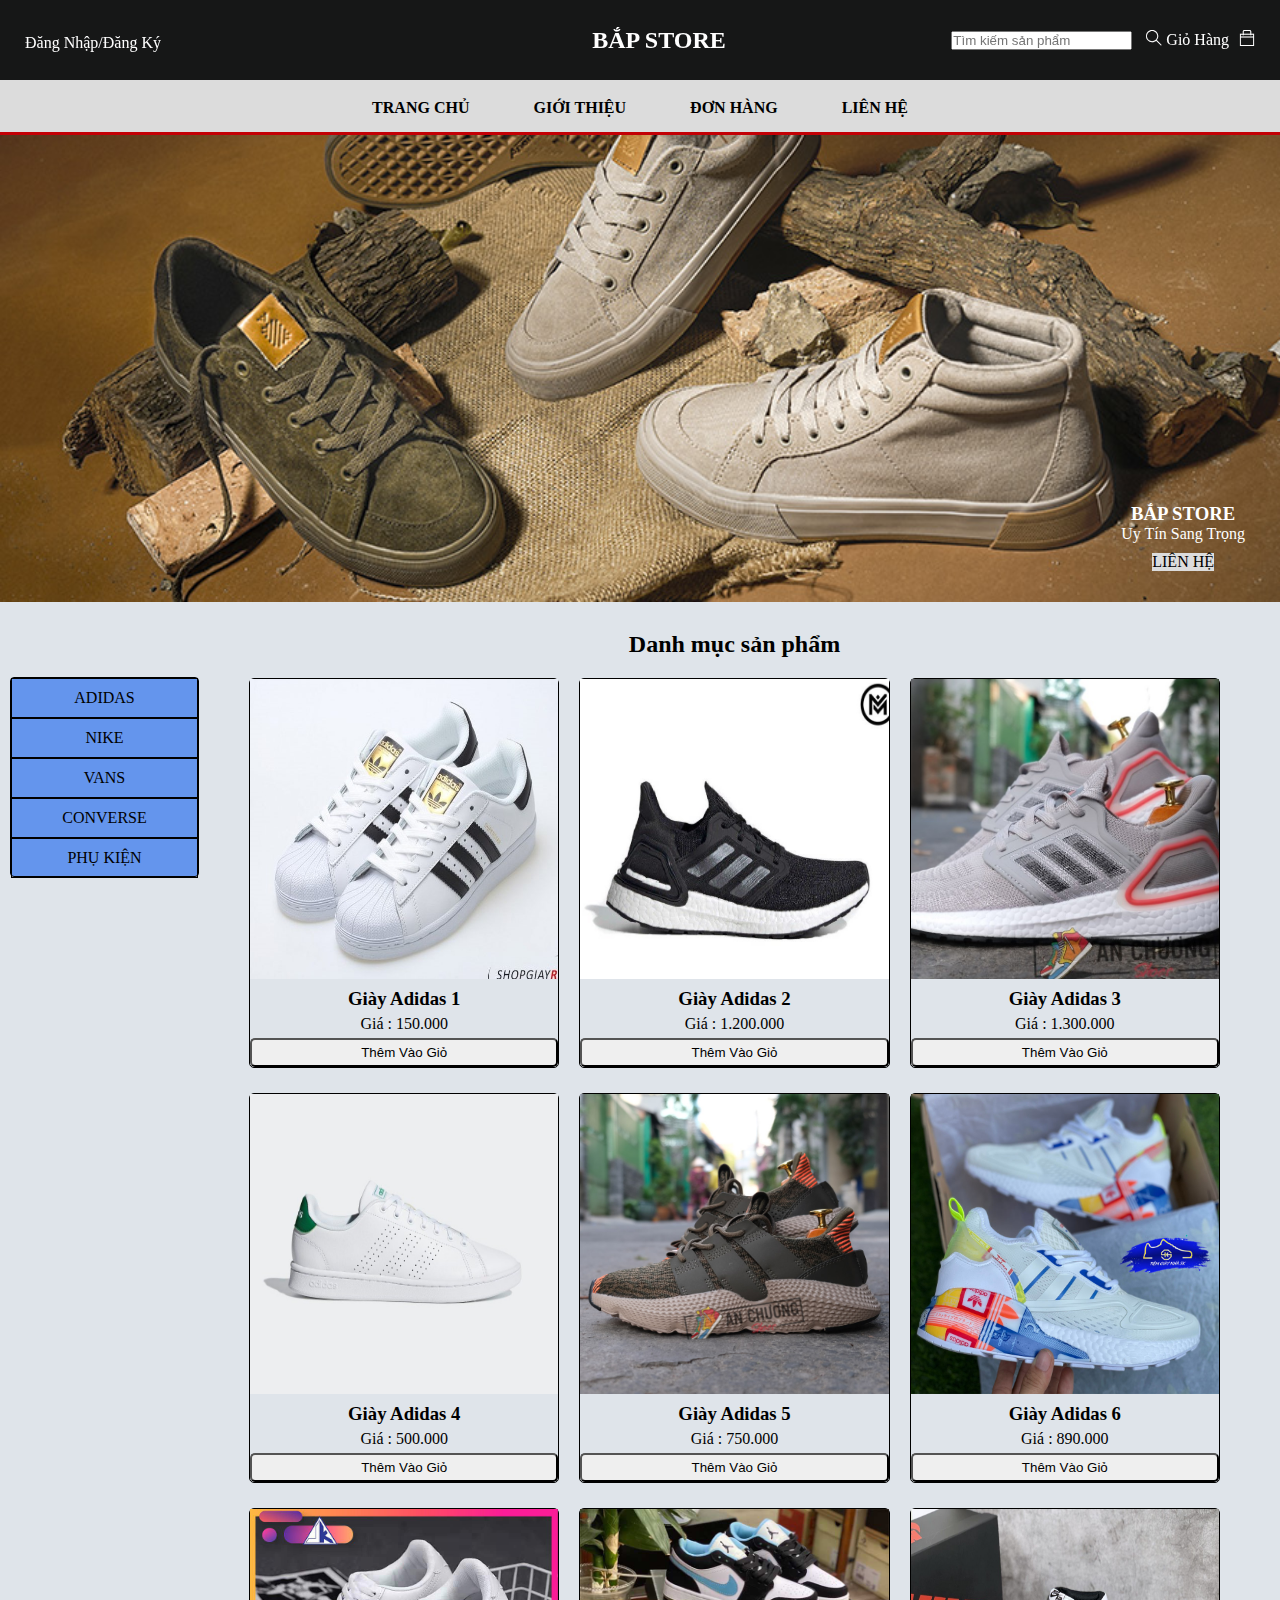
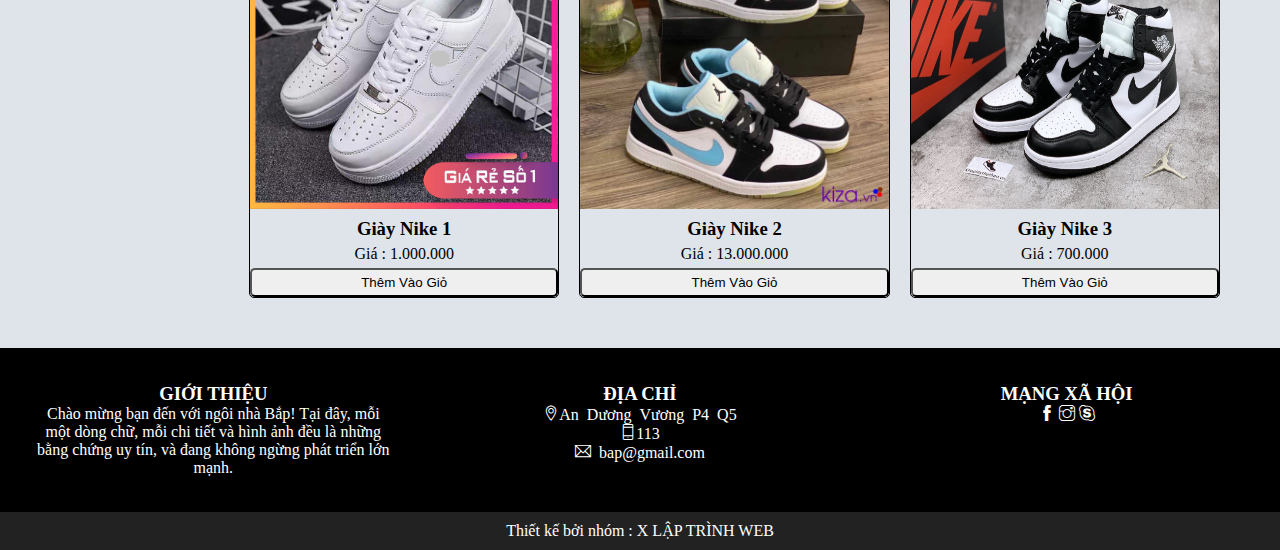
<file: storeGiay/index.html>
<!DOCTYPE html>
<html lang="en">
<head>
    <meta charset="UTF-8">
    <meta http-equiv="X-UA-Compatible" content="IE=edge">
    <meta name="viewport" content="width=device-width, initial-scale=1.0">
    <link rel="stylesheet" href="./assets/font/themify-icons-font/themify-icons/themify-icons.css">
    <link rel="stylesheet" href="./css/storeGiay.css">
    <title>STORE GIÀY Chỉ Có Thể Nhìn</title>
    <script>

// -------------------Tạo sản phẩm--------------------
function taosanpham() {
    if(localStorage.getItem('sanpham')===null){
        var danhsachsanpham = [
             {idsanpham:'ad1', thuonghieu:'adidas' , img:'./assets/img/adidas/adidas1.jpg', tensanpham:'Giày Adidas 1',gia:'150000'}
            ,{idsanpham:'ad2', thuonghieu:'adidas' , img:'./assets/img/adidas/adidas2.jpg', tensanpham:'Giày Adidas 2',gia:'1200000'}
            ,{idsanpham:'ad3', thuonghieu:'adidas' , img:'./assets/img/adidas/adidas3.jpg', tensanpham:'Giày Adidas 3',gia:'1300000'}
            ,{idsanpham:'ad4', thuonghieu:'adidas' , img:'./assets/img/adidas/adidas4.jpg', tensanpham:'Giày Adidas 4',gia:'500000'}
            ,{idsanpham:'ad5', thuonghieu:'adidas' , img:'./assets/img/adidas/adidas5.jpg', tensanpham:'Giày Adidas 5',gia:'750000'}
            ,{idsanpham:'ad6', thuonghieu:'adidas' , img:'./assets/img/adidas/adidas6.jpg', tensanpham:'Giày Adidas 6',gia:'890000'}
            // ,{idsanpham:'ad7', thuonghieu:'adidas' , img:'./assets/img/adidas/adidas7.jpg', tensanpham:'adidas7',gia:'100000'}
            // ,{idsanpham:'ad8', thuonghieu:'adidas' , img:'./assets/img/adidas/adidas8.jpg', tensanpham:'adidas8',gia:'100000'}
            // ,{idsanpham:'ad9', thuonghieu:'adidas' , img:'./assets/img/adidas/adidas9.jpg', tensanpham:'adidas9',gia:'100000'}
            // ,{idsanpham:'ad10', thuonghieu:'adidas' , img:'./assets/img/adidas/adidas10.jpg', tensanpham:'adidas10',gia:'100000'}
            ,{idsanpham:'nk1', thuonghieu:'nike' , img:'./assets/img/nike/nike1.jpg', tensanpham:'Giày Nike 1',gia:'1000000'}
            ,{idsanpham:'nk2', thuonghieu:'nike' , img:'./assets/img/nike/nike2.jpg', tensanpham:'Giày Nike 2',gia:'13000000'}
            ,{idsanpham:'nk3', thuonghieu:'nike' , img:'./assets/img/nike/nike3.jpg', tensanpham:'Giày Nike 3',gia:'700000'}
            ,{idsanpham:'nk4', thuonghieu:'nike' , img:'./assets/img/nike/nike4.jpg', tensanpham:'Giày Nike 4',gia:'999000'}
            ,{idsanpham:'nk5', thuonghieu:'nike' , img:'./assets/img/nike/nike5.jpg', tensanpham:'Giày Nike 5',gia:'950000'}
            ,{idsanpham:'nk6', thuonghieu:'nike' , img:'./assets/img/nike/nike6.jpg', tensanpham:'Giày Nike 6',gia:'200000'}
            ,{idsanpham:'nk7', thuonghieu:'nike' , img:'./assets/img/nike/nike7.jpg', tensanpham:'Giày Nike 7',gia:'300000'}
            ,{idsanpham:'nk8', thuonghieu:'nike' , img:'./assets/img/nike/nike8.jpg', tensanpham:'Giày Nike 8',gia:'330000'}
            ,{idsanpham:'va1', thuonghieu:'vans' , img:'./assets/img/vans/vans1.jpg', tensanpham:'Giày Vans 1',gia:'720000'}
            ,{idsanpham:'va2', thuonghieu:'vans' , img:'./assets/img/vans/vans2.jpg', tensanpham:'Giày Vans 2',gia:'690000'}
            ,{idsanpham:'va3', thuonghieu:'vans' , img:'./assets/img/vans/vans3.jpg', tensanpham:'Giày Vans 3',gia:'850000'}
            ,{idsanpham:'va4', thuonghieu:'vans' , img:'./assets/img/vans/vans4.jpg', tensanpham:'Giày Vans 4',gia:'10000000'}
            // ,{idsanpham:'va5', thuonghieu:'vans' , img:'./assets/img/vans/vans5.jpg', tensanpham:'vans5',gia:'100000'}
            // ,{idsanpham:'va6', thuonghieu:'vans' , img:'./assets/img/vans/vans6.jpg', tensanpham:'vans6',gia:'100000'}
            // ,{idsanpham:'va7', thuonghieu:'vans' , img:'./assets/img/vans/vans7.jpg', tensanpham:'vans7',gia:'100000'}
            // ,{idsanpham:'va8', thuonghieu:'vans' , img:'./assets/img/vans/vans8.jpg', tensanpham:'vans8',gia:'100000'}
            // ,{idsanpham:'va9', thuonghieu:'vans' , img:'./assets/img/vans/vans9.jpg', tensanpham:'vans9',gia:'100000'}
            // ,{idsanpham:'va10', thuonghieu:'vans' , img:'./assets/img/vans/vans10.jpg', tensanpham:'vans10',gia:'100000'}
            // ,{idsanpham:'va11', thuonghieu:'vans' , img:'./assets/img/vans/vans11.jpg', tensanpham:'vans11',gia:'100000'}
            // ,{idsanpham:'va12', thuonghieu:'vans' , img:'./assets/img/vans/vans12.jpg', tensanpham:'vans12',gia:'100000'}
            ,{idsanpham:'co1', thuonghieu:'converse' , img:'./assets/img/converse/converse1.jpg', tensanpham:'giày Converse 1',gia:'650000'}
            ,{idsanpham:'co2', thuonghieu:'converse' , img:'./assets/img/converse/converse2.jpg', tensanpham:'giày Converse 2',gia:'700000'}
            ,{idsanpham:'co3', thuonghieu:'converse' , img:'./assets/img/converse/converse3.jpg', tensanpham:'giày Converse 3',gia:'100000'}
            ,{idsanpham:'co4', thuonghieu:'converse' , img:'./assets/img/converse/converse4.jpg', tensanpham:'giày Converse 4',gia:'880000'}
            ,{idsanpham:'co5', thuonghieu:'converse' , img:'./assets/img/converse/converse5.jpg', tensanpham:'giày Converse 5',gia:'100000'}
            ,{idsanpham:'co6', thuonghieu:'converse' , img:'./assets/img/converse/converse6.jpg', tensanpham:'giày Converse 6',gia:'799000'}
            ,{idsanpham:'co7', thuonghieu:'converse' , img:'./assets/img/converse/converse7.jpg', tensanpham:'giày Converse 7',gia:'100000'}
            ,{idsanpham:'pk1', thuonghieu:'phukien' , img:'./assets/img/phukien/pk1.jpg', tensanpham:'Phụ kiện 1',gia:'10000'}
            ,{idsanpham:'pk2', thuonghieu:'phukien' , img:'./assets/img/phukien/pk2.jpg', tensanpham:'Phụ kiện 2',gia:'50000'}
            ,{idsanpham:'pk3', thuonghieu:'phukien' , img:'./assets/img/phukien/pk3.jpg', tensanpham:'Phụ kiện 3',gia:'100000'}
            ,{idsanpham:'pk4', thuonghieu:'phukien' , img:'./assets/img/phukien/pk4.jpg', tensanpham:'Phụ kiện 4',gia:'2000'}
            ,{idsanpham:'pk5', thuonghieu:'phukien' , img:'./assets/img/phukien/pk5.jpg', tensanpham:'Phụ kiện 5',gia:'30000'}
            ,{idsanpham:'pk6', thuonghieu:'phukien' , img:'./assets/img/phukien/pk6.jpg', tensanpham:'Phụ kiện 6',gia:'55000'}
            ,{idsanpham:'pk7', thuonghieu:'phukien' , img:'./assets/img/phukien/pk7.jpg', tensanpham:'Phụ kiện 7',gia:'100000'}

        ];
        localStorage.setItem('sanpham',JSON.stringify(danhsachsanpham));
    }
};

// Phân trang

danhsachsanpham = JSON.parse(localStorage.getItem('sanpham')); 
let currenPage = 1;
let perPage = 9;
if(danhsachsanpham != null) {
    var totolPage = Math.ceil(danhsachsanpham.length/perPage);
}

function nutPhantrang(){
    document.getElementById('nutphantrang').innerHTML = "";
        if(totolPage>1){
        for(var i=1;i<=totolPage;i++){
            document.getElementById('nutphantrang').innerHTML += `<button class="btn-phantrang" onclick="nhapTrang(${i})" >${i}</button>`
        }
    } 
}

function nhapTrang(i){
    danhsachsanpham = JSON.parse(localStorage.getItem('sanpham'));
    currenPage = i;
    let star = (currenPage-1)*perPage;
    let end = currenPage*perPage;
    var sp = "";
    console.log(star,end)
    if(end>=danhsachsanpham.length){
        end = danhsachsanpham.length;
    }
    for(var i=star;i<end;i++){
        sp +=
            `
            <div class="col col-3">
                <div class="card">
                    <div class="img">
                        <img src="${danhsachsanpham[i].img}" alt="">
                    </div>
                    <div class="tensp">
                        <h3>${danhsachsanpham[i].tensanpham}</h3>
                    </div>
                    <div class="giasp">
                        <p>Giá : ${parseFloat(danhsachsanpham[i].gia).toLocaleString('de-DE')}</p>
                    </div>
                    <div class="muahang">
                        <button type="button" class="button btn-cart" onclick="muaHang()">Thêm Vào Giỏ</button>
                    </div>
                </div>
            </div>
            `
    }
    sp = `<h2 class="title">Danh mục sản phẩm</h2>
        <div class="row">
            ${sp}
          </div>
        `
    document.getElementById('dssanpham').innerHTML = sp;
}

// Hiện thị sản phẩm user

function hienThiSP() {
    if(localStorage.getItem('sanpham')===null){
        return false;
    }
    danhsachsanpham = JSON.parse(localStorage.getItem('sanpham'));
    var sp = "";
    for(var i=0;i<perPage;i++){
        sp +=
            `
            <div class="col col-3">
                <div class="card">
                    <div class="img">
                        <img src="${danhsachsanpham[i].img}" alt="">
                    </div>
                    <div class="tensp">
                        <h3>${danhsachsanpham[i].tensanpham}</h3>
                    </div>
                    <div class="giasp">
                        <p>Giá : ${parseFloat(danhsachsanpham[i].gia).toLocaleString('de-DE')}</p>
                    </div>
                    <div class="muahang">
                        <button type="button" class="button btn-cart" onclick="muaHang()">Thêm Vào Giỏ</button>
                    </div>
                </div>
            </div>
            `
    }
    sp = `<h2 class="title">Danh mục sản phẩm</h2>
        <div class="row">
            ${sp}
          </div>
        `
    document.getElementById('dssanpham').innerHTML = sp;
}

function hienThiBrand(obj){
    var id = obj.id;
    console.log(id);
    var dssanpham = JSON.parse(localStorage.getItem('sanpham'));
    switch (id) {
        case 'ad':
            var sp = "";
            for(var i=0;i<danhsachsanpham.length;i++){
                if(danhsachsanpham[i].thuonghieu=='adidas'){
                    sp +=
                        `
                        <div class="col col-3">
                            <div class="card">
                                <div class="img">
                                    <img src="${danhsachsanpham[i].img}" alt="">
                                </div>
                                <div class="tensp">
                                    <h3>${danhsachsanpham[i].tensanpham}</h3>
                                </div>
                                <div class="giasp">
                                    <p>Giá : ${danhsachsanpham[i].gia}</p>
                                </div>
                                <div class="muahang">
                                    <button type="button" class="button btn-cart" onclick="muaHang('${danhsachsanpham[i].idsanpham}')">Thêm Vào Giỏ</button>
                                </div>
                            </div>
                        </div>
                        `
                    }
                }
                sp = `<h2 class="title">Danh mục sản phẩm : Adidas</h2>
                <div class="row">
                    ${sp}
                </div>
                `
                document.getElementById('content').innerHTML = sp;
            break;
        case 'ni':
            var sp = "";
            for(var i=0;i<dssanpham.length;i++){
                if(dssanpham[i].thuonghieu=='nike'){
                    sp +=
                        `
                        <div class="col col-3">
                            <div class="card">
                                <div class="img">
                                    <img src="${danhsachsanpham[i].img}" alt="">
                                </div>
                                <div class="tensp">
                                    <h3>${danhsachsanpham[i].tensanpham}</h3>
                                </div>
                                <div class="giasp">
                                    <p>Giá : ${parseFloat(danhsachsanpham[i].gia).toLocaleString('de-DE')}</p>
                                </div>
                                <div class="muahang">
                                    <button type="button" class="button btn-cart" onclick="muaHang()">Thêm Vào Giỏ</button>
                                </div>
                            </div>
                        </div>
                        `
                    }
                }
                sp = `<h2 class="title">Danh mục sản phẩm : Nike</h2>
                <div class="row">
                    ${sp}
                </div>
                `
                document.getElementById('content').innerHTML = sp;
            break;
        case 'va':
            var sp = "";
            for(var i=0;i<dssanpham.length;i++){
                if(dssanpham[i].thuonghieu=='vans'){
                    sp +=
                        `
                        <div class="col col-3">
                            <div class="card">
                                <div class="img">
                                    <img src="${danhsachsanpham[i].img}" alt="">
                                </div>
                                <div class="tensp">
                                    <h3>${danhsachsanpham[i].tensanpham}</h3>
                                </div>
                                <div class="giasp">
                                    <p>Giá : ${parseFloat(danhsachsanpham[i].gia).toLocaleString('de-DE')}</p>
                                </div>
                                <div class="muahang">
                                    <button type="button" class="button btn-cart" onclick="muaHang()">Thêm Vào Giỏ</button>
                                </div>
                            </div>
                        </div>
                        `
                    }
                }
                sp = `<h2 class="title">Danh mục sản phẩm : Vans</h2>
                <div class="row">
                    ${sp}
                </div>
                `
                document.getElementById('content').innerHTML = sp;
            break;
        case 'co':
            var sp = "";
            for(var i=0;i<dssanpham.length;i++){
                if(dssanpham[i].thuonghieu=='converse'){
                    sp +=
                        `
                        <div class="col col-3">
                            <div class="card">
                                <div class="img">
                                    <img src="${danhsachsanpham[i].img}" alt="">
                                </div>
                                <div class="tensp">
                                    <h3>${danhsachsanpham[i].tensanpham}</h3>
                                </div>
                                <div class="giasp">
                                    <p>Giá : ${parseFloat(danhsachsanpham[i].gia).toLocaleString('de-DE')}</p>
                                </div>
                                <div class="muahang">
                                    <button type="button" class="button btn-cart" onclick="muaHang()">Thêm Vào Giỏ</button>
                                </div>
                            </div>
                        </div>
                        `
                    }
                }
                sp = `<h2 class="title">Danh mục sản phẩm : Converse</h2>
                <div class="row">
                    ${sp}
                </div>
                `
                document.getElementById('content').innerHTML = sp;
            break;
        case 'pk':
            var sp = "";
            for(var i=0;i<dssanpham.length;i++){
                if(dssanpham[i].thuonghieu=='phukien'){
                    sp +=
                        `
                        <div class="col col-3">
                            <div class="card">
                                <div class="img">
                                    <img src="${danhsachsanpham[i].img}" alt="">
                                </div>
                                <div class="tensp">
                                    <h3>${danhsachsanpham[i].tensanpham}</h3>
                                </div>
                                <div class="giasp">
                                    <p>Giá : ${parseFloat(danhsachsanpham[i].gia).toLocaleString('de-DE')}</p>
                                </div>
                                <div class="muahang">
                                    <button type="button" class="button btn-cart" onclick="muaHang()">Thêm Vào Giỏ</button>
                                </div>
                            </div>
                        </div>
                        `
                    }
                }
                sp = `<h2 class="title">Danh mục sản phẩm : Phụ kiện</h2>
                <div class="row">
                    ${sp}
                </div>
                `
                document.getElementById('content').innerHTML = sp;
            break;
        default:
            break;
    }
}

// TÌm kiếm sản phẩm 

 function timkiemsp(){
     let tensp = document.getElementById('timkiemsp').value
     console.log(tensp);
     var danhsachsptim = [];
     for(var i=0;i<danhsachsanpham.length;i++){
         if(danhsachsanpham[i].tensanpham.toUpperCase().includes(tensp.toUpperCase())){
             danhsachsptim.push(danhsachsanpham[i])
         }
     }
     console.log(danhsachsptim);
     var sp = "";
     for(var i=0;i<danhsachsptim.length;i++){
         sp +=
             `
             <div class="col col-3">
                 <div class="card">
                     <div class="img">
                         <img src="${danhsachsptim[i].img}" alt="">
                     </div>
                     <div class="tensp">
                         <h3>${danhsachsptim[i].tensanpham}</h3>
                     </div>
                     <div class="giasp">
                         <p>Giá : ${parseFloat(danhsachsptim[i].gia).toLocaleString('de-DE')}</p>
                     </div>
                     <div class="muahang">
                         <button type="button" class="button btn-cart" onclick="muaHang('${danhsachsptim[i].idsanpham}')">Thêm Vào Giỏ</button>
                     </div>
                 </div>
             </div>
             `
     }
     sp = `<h2 class="title">Danh mục sản phẩm</h2>
         <div class="row">
             ${sp}
           </div>
         `
     document.getElementById('content').innerHTML = sp;
 }


function xuatHienGioHang(){
    var gioHang = document.querySelector('.giohang')
    // console.log(gioHang)
    if(gioHang.style.display=='none'){
        gioHang.style.display="";
    }
    else{
        gioHang.style.display='none';
    }
    hienThiGioHang();
}

// Xóa giỏ hàng
function dongGioHang() {
    document.querySelector('.giohang').style.display = 'none'
}
// ---------------------Mua Hàng------------------
function muaHang() {
    if(confirm('Bạn phải đăng nhập mới có thể mua hàng')){
        window.location.href = 'dangnhap.html';
    }
}
// -------------------Đơn hàng--------------------
function hienThiDonHang() {
    document.getElementById('content').innerHTML = `
                <h1>Bạn phải đăng nhập mới mua hàng :</h1>
                <br>
                <a class="text-black" href="./dangnhap.html" style="font-size: 30px;">Đăng nhập</a>
                `;
}

window.onload = function(){
    taosanpham();
    hienThiSP();
    nutPhantrang();
}
    </script>
</head>
<body>
<div id="wrapper" >
    <div id="header" class="text-white">
        <!-- <div class="dn-dk"><a href="./dangky.html" class="text-white">Đăng Nhập/Đăng Ký</a></div> -->
        <div id="dangnhapthanhcong" class="dn-dk"><a href="./dangnhap.html" class="text-white">Đăng Nhập</a><a href="./dangky.html" class="text-white">/Đăng Ký</a></div>
        <div class="thuonghieu"><h2>BẮP STORE</h2></div>
        <div class="icons">
            <input type="text" placeholder="Tìm kiếm sản phẩm" list="topsp" id="timkiemsp" value="" onchange="timkiemsp();" >
            <datalist id="topsp" >
                <option value="adidas"></option>
                <option value="nike"></option>
                <option value="vans"></option>
                <option value="converse"></option>
                <option value="Phụ kiện"></option>
            </datalist>
            <i class="ti-search"></i>
            <a href="#giohang" class="text-white"  onclick="xuatHienGioHang();">Giỏ Hàng<i class="ti-bag"></i></a>
        </div>
    </div>
    <div id="nav">
        <ul>
            <li><a href="" class="text-black">TRANG CHỦ</a></li>
            <li><a href="" class="text-black">GIỚI THIỆU</a></li>
            <li onclick="hienThiDonHang()"><a href="#donhang" class="text-black">ĐƠN HÀNG</a></li>
            <li><a href="#footer" class="text-black">LIÊN HỆ</a></li>
        </ul>
    </div>
    <div id="banner">
        <img src="./assets/img/banner1.jpg" alt="">
        <div class="text-banner text-white">
            <h3>BẮP STORE</h3>
            <p>Uy Tín Sang Trọng</p>
            <a href="#footer" class="a-banner text-black">LIÊN HỆ</a>
        </div>
    </div>
    <div id="main" > 
        <div class="giohang" style="display: none;" >
            <div class="giohang-header"
                ><p>Sản phẩm đã thêm</p>
                <div class="dong-giohang" onclick="dongGioHang();" >X</div>
            </div>
            <div class="giohang-content" >
                <h1>Bạn phải đăng nhập mới mua hàng :</h1>
                <br>
                <a class="text-black" href="./dangnhap.html" style="font-size: 30px;">Đăng nhập</a>
            <!-- <ul>
                <li>
                    <img src="./assets/img/nike/nike4.jpg" alt="">
                </li>
                <li>Tên sản phẩm</li>
                <li><p>10000</p></li>
                <li><input type="number" name="" id="" value=""></li>
                <li><p>10000</p></li>
                <li><button>Xóa</button></li>
            </ul>
            <div style="clear: both;" ></div>-->
        </div>
            <div class="tonggia" id="tonggia"></div>
            <div class="thanhtoan"><button id="btn-thanhtoan">Thanh Toán</button></div>
        </div>
        <div class="sidebar">
            <ul>
                <li onclick="hienThiBrand(this)" id="ad"><a href="#adidas" class="text-black">ADIDAS</a></li>
                <li onclick="hienThiBrand(this)" id="ni"><a href="#nike" class="text-black">NIKE</a></li>
                <li onclick="hienThiBrand(this)" id="va"><a href="#vans" class="text-black">VANS</a></li>
                <li onclick="hienThiBrand(this)" id="co"><a href="#converse" class="text-black">CONVERSE</a></li>
                <li onclick="hienThiBrand(this)" id="pk"><a href="#phukien" class="text-black">PHỤ KIỆN</a></li>
            </ul>
            <!-- <div class="khoanggia">
                <div class="gia">
                    <input type="radio" name="gia" id="">
                    <span>Bé 500.000</span>
                </div>
                <div class="gia">
                    <input type="radio" name="gia" id="">
                    <span>500.000-1.000.000</span>
                </div>
                <div class="gia">
                    <input type="radio" name="gia" id="">
                    <span>Lớn 1.000.000</span>
                </div>
            </div> -->
        </div>
        <div class="content" id="content">
                <div id="dssanpham">

                </div>
                <div id="nutphantrang" >
                    
                </div>
        </div>
        <div style="clear: both;" ></div>
    </div>
    <div id="footer">
        <div class="row">
            <div class="col col-3">
                <div class="footer-content">
                    <h3>GIỚI THIỆU</h3>
                    <p>Chào mừng bạn đến với ngôi nhà Bắp! Tại đây, mỗi một dòng chữ, mỗi chi tiết và hình ảnh đều là những bằng chứng uy tín, và đang không ngừng phát triển lớn mạnh.</p>
                </div>
            </div>
            <div class="col col-3">
                <div class="footer-content">
                    <h3>ĐỊA CHỈ</h3>
                    <div class="icon">
                        <i class="ti-location-pin">An Dương Vương P4 Q5</i>
                    </div>
                    <div class="icon">
                    <i class="ti-mobile">113</i>
                    </div>
                    <div class="icon">
                    <i class="ti-email"> bap@gmail.com</i>
                    </div>
                </div>
            </div>
            <div class="col col-3">
                <div class="footer-content">
                    <h3>MẠNG XÃ HỘI</h3>
                    <div class="icon">
                        <a class="text-white" href="https://www.facebook.com/profile.php?id=100017071415960"><i class="ti-facebook"></i></a>
                        <a class="text-white" href="#"><i class="ti-instagram"></i></a>
                        <a class="text-white" href="#"><i class="ti-skype"></i></a>
                    </div>
                </div>
            </div>
        </div>
        <div class="row">
            <div class="col-1 sub-footer">
                <p>Thiết kế bởi nhóm : X LẬP TRÌNH WEB</p>
            </div>
        </div>
    </div>
</div>
</body>
</html>
</file>
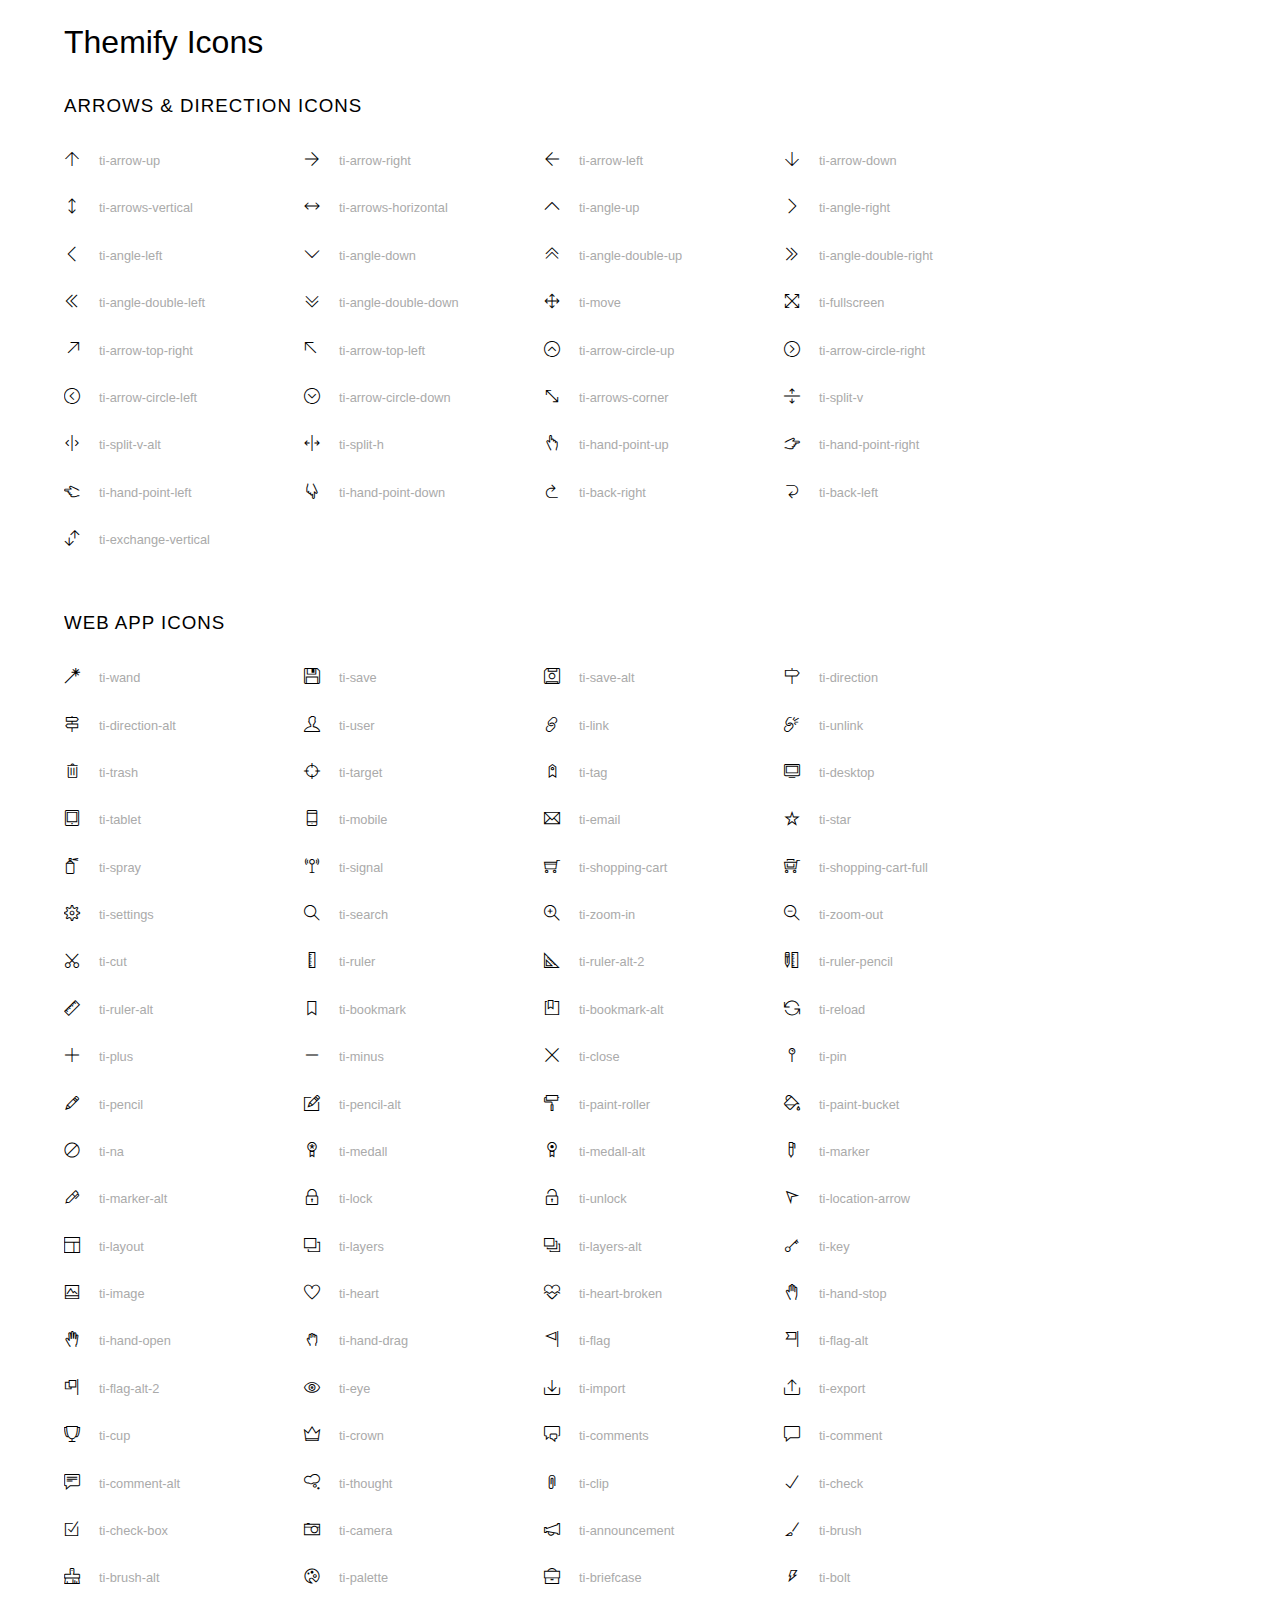
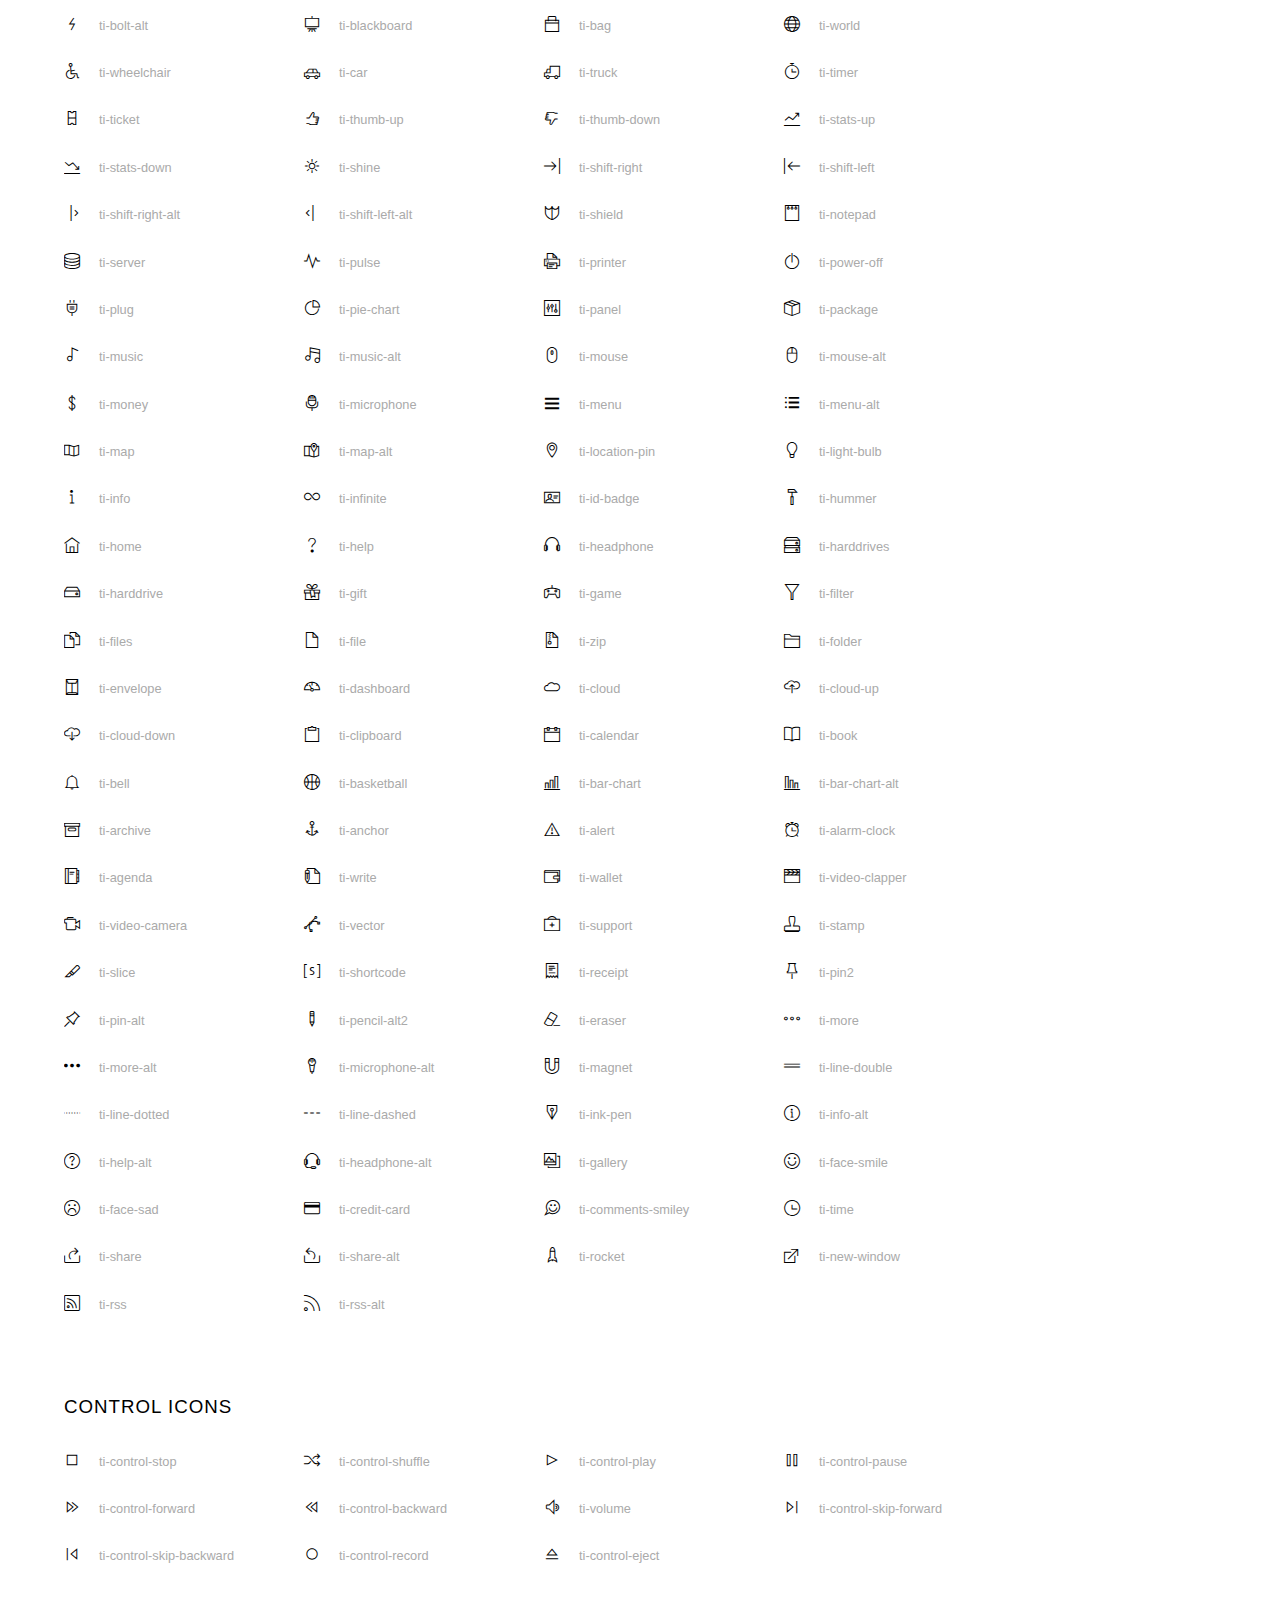
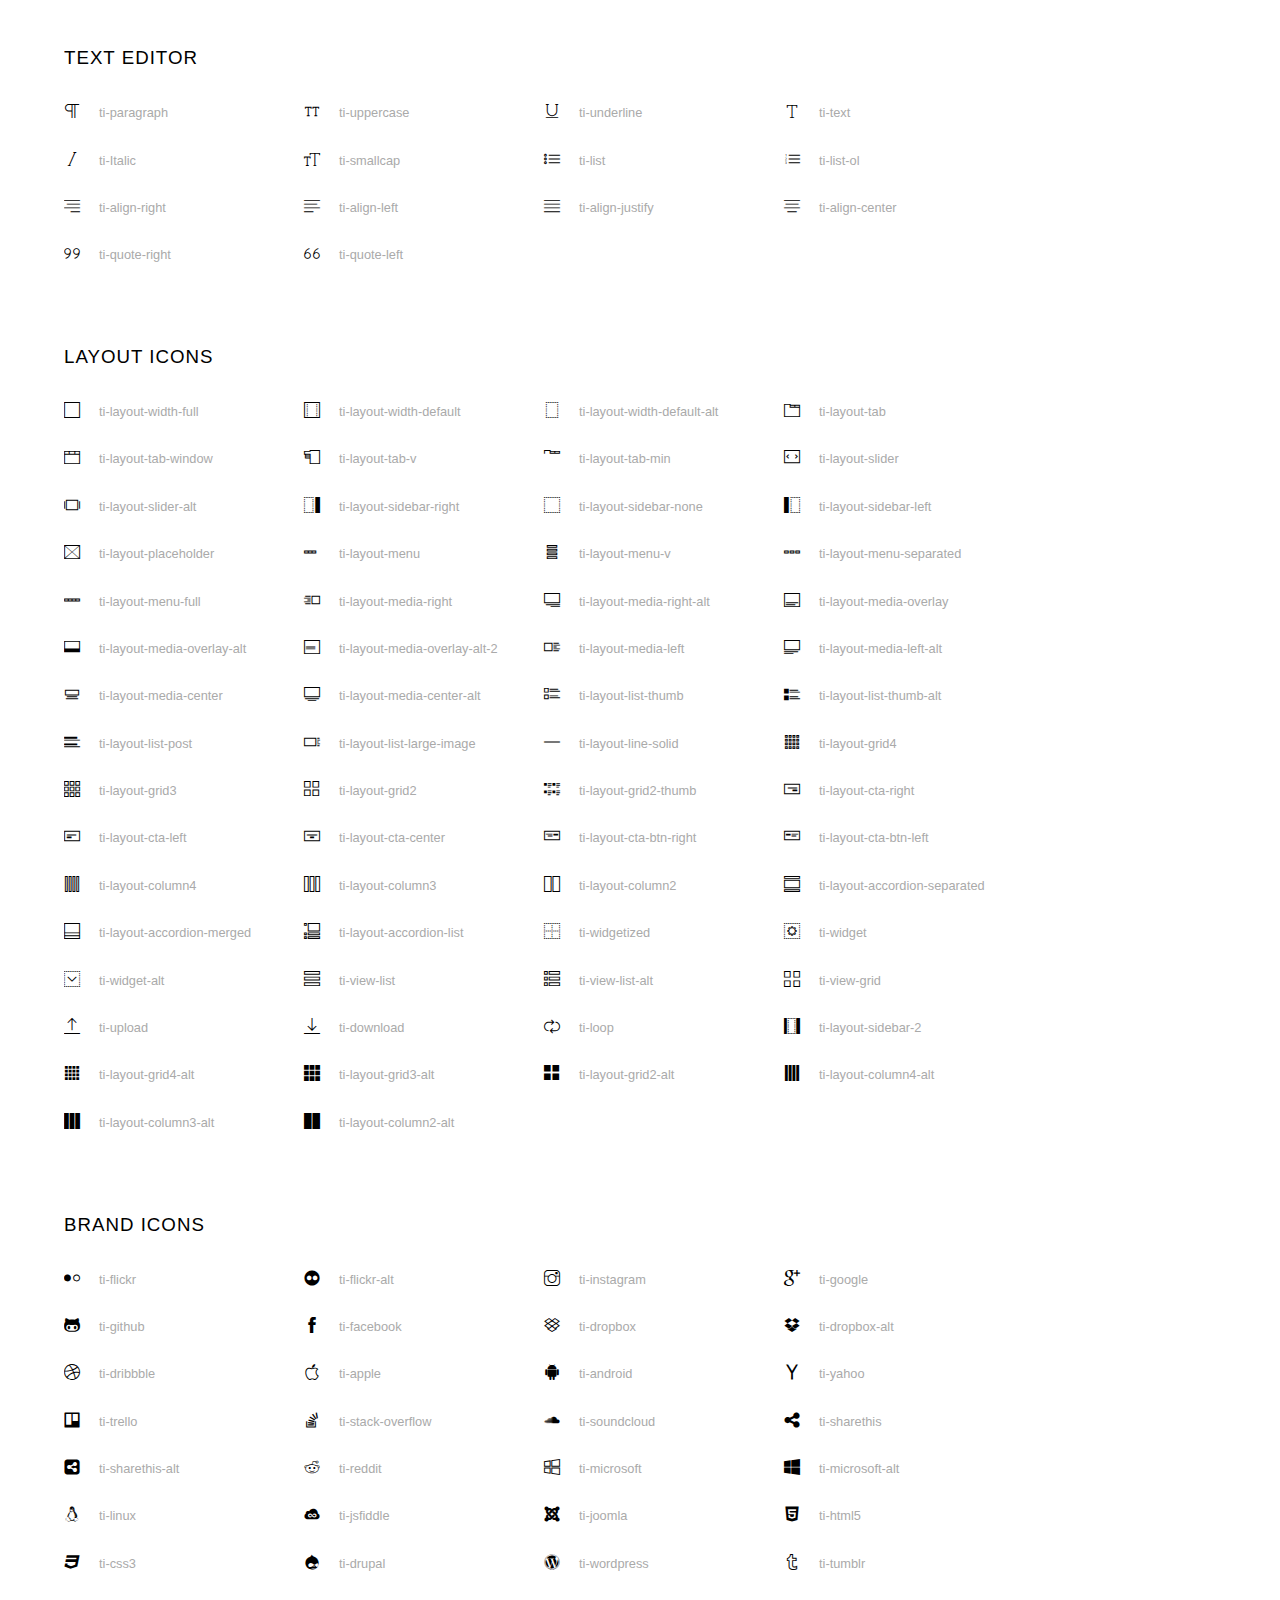
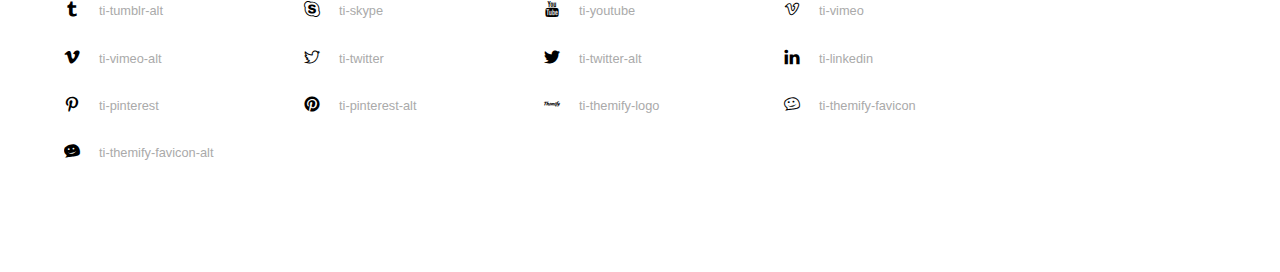
<file: storeGiay/assets/font/themify-icons-font/themify-icons/index.html>
<!doctype html>
<html>
<head>
	<meta charset="utf-8">
	<title>Themify Icon Font</title>
	<meta name="viewport" content="width=device-width">
	<link rel="stylesheet" href="demo-files/demo.css">
	<link rel="stylesheet" href="themify-icons.css">
	<!--[if lt IE 8]><!-->
	<link rel="stylesheet" href="ie7/ie7.css">
	<!--<![endif]-->
</head>
<body>
	<h1>Themify Icons</h1>

	<div class="icon-section">

		<div class="icon-section">
			<h3>Arrows &amp; Direction Icons </h3>

			<div class="icon-container">
				<span class="ti-arrow-up"></span><span class="icon-name"> ti-arrow-up</span>
			</div>
			<div class="icon-container">
				<span class="ti-arrow-right"></span><span class="icon-name"> ti-arrow-right</span>
			</div>
			<div class="icon-container">
				<span class="ti-arrow-left"></span><span class="icon-name"> ti-arrow-left</span>
			</div>
			<div class="icon-container">
				<span class="ti-arrow-down"></span><span class="icon-name"> ti-arrow-down</span>
			</div>
			<div class="icon-container">
				<span class="ti-arrows-vertical"></span><span class="icon-name"> ti-arrows-vertical</span>
			</div>
			<div class="icon-container">
				<span class="ti-arrows-horizontal"></span><span class="icon-name"> ti-arrows-horizontal</span>
			</div>
			<div class="icon-container">
				<span class="ti-angle-up"></span><span class="icon-name"> ti-angle-up</span>
			</div>
			<div class="icon-container">
				<span class="ti-angle-right"></span><span class="icon-name"> ti-angle-right</span>
			</div>
			<div class="icon-container">
				<span class="ti-angle-left"></span><span class="icon-name"> ti-angle-left</span>
			</div>
			<div class="icon-container">
				<span class="ti-angle-down"></span><span class="icon-name"> ti-angle-down</span>
			</div>	
			<div class="icon-container">
				<span class="ti-angle-double-up"></span><span class="icon-name"> ti-angle-double-up</span>
			</div>
			<div class="icon-container">
				<span class="ti-angle-double-right"></span><span class="icon-name"> ti-angle-double-right</span>
			</div>
			<div class="icon-container">
				<span class="ti-angle-double-left"></span><span class="icon-name"> ti-angle-double-left</span>
			</div>
			<div class="icon-container">
				<span class="ti-angle-double-down"></span><span class="icon-name"> ti-angle-double-down</span>
			</div>					
			<div class="icon-container">
				<span class="ti-move"></span><span class="icon-name"> ti-move</span>
			</div>
			<div class="icon-container">
				<span class="ti-fullscreen"></span><span class="icon-name"> ti-fullscreen</span>
			</div>
			<div class="icon-container">
				<span class="ti-arrow-top-right"></span><span class="icon-name"> ti-arrow-top-right</span>
			</div>
			<div class="icon-container">
				<span class="ti-arrow-top-left"></span><span class="icon-name"> ti-arrow-top-left</span>
			</div>
			<div class="icon-container">
				<span class="ti-arrow-circle-up"></span><span class="icon-name"> ti-arrow-circle-up</span>
			</div>
			<div class="icon-container">
				<span class="ti-arrow-circle-right"></span><span class="icon-name"> ti-arrow-circle-right</span>
			</div>
			<div class="icon-container">
				<span class="ti-arrow-circle-left"></span><span class="icon-name"> ti-arrow-circle-left</span>
			</div>
			<div class="icon-container">
				<span class="ti-arrow-circle-down"></span><span class="icon-name"> ti-arrow-circle-down</span>
			</div>
			<div class="icon-container">
				<span class="ti-arrows-corner"></span><span class="icon-name"> ti-arrows-corner</span>
			</div>
			<div class="icon-container">
				<span class="ti-split-v"></span><span class="icon-name"> ti-split-v</span>
			</div>

			<div class="icon-container">
				<span class="ti-split-v-alt"></span><span class="icon-name"> ti-split-v-alt</span>
			</div>
			<div class="icon-container">
				<span class="ti-split-h"></span><span class="icon-name"> ti-split-h</span>
			</div>
			<div class="icon-container">
				<span class="ti-hand-point-up"></span><span class="icon-name"> ti-hand-point-up</span>
			</div>
			<div class="icon-container">
				<span class="ti-hand-point-right"></span><span class="icon-name"> ti-hand-point-right</span>
			</div>
			<div class="icon-container">
				<span class="ti-hand-point-left"></span><span class="icon-name"> ti-hand-point-left</span>
			</div>
			<div class="icon-container">
				<span class="ti-hand-point-down"></span><span class="icon-name"> ti-hand-point-down</span>
			</div>
			<div class="icon-container">
				<span class="ti-back-right"></span><span class="icon-name"> ti-back-right</span>
			</div>
			<div class="icon-container">
				<span class="ti-back-left"></span><span class="icon-name"> ti-back-left</span>
			</div>
			<div class="icon-container">
				<span class="ti-exchange-vertical"></span><span class="icon-name"> ti-exchange-vertical</span>
			</div>

		</div> <!-- Arrows Icons -->



		<h3>Web App Icons</h3>
		
		<div class="icon-section">

			<div class="icon-container">
				<span class="ti-wand"></span><span class="icon-name"> ti-wand</span>
			</div>
			<div class="icon-container">
				<span class="ti-save"></span><span class="icon-name"> ti-save</span>
			</div>
			<div class="icon-container">
				<span class="ti-save-alt"></span><span class="icon-name"> ti-save-alt</span>
			</div>

			<div class="icon-container">
				<span class="ti-direction"></span><span class="icon-name"> ti-direction</span>
			</div>
			<div class="icon-container">
				<span class="ti-direction-alt"></span><span class="icon-name"> ti-direction-alt</span>
			</div>
			<div class="icon-container">
				<span class="ti-user"></span><span class="icon-name"> ti-user</span>
			</div>
			<div class="icon-container">
				<span class="ti-link"></span><span class="icon-name"> ti-link</span>
			</div>
			<div class="icon-container">
				<span class="ti-unlink"></span><span class="icon-name"> ti-unlink</span>
			</div>
			<div class="icon-container">
				<span class="ti-trash"></span><span class="icon-name"> ti-trash</span>
			</div>
			<div class="icon-container">
				<span class="ti-target"></span><span class="icon-name"> ti-target</span>
			</div>
			<div class="icon-container">
				<span class="ti-tag"></span><span class="icon-name"> ti-tag</span>
			</div>
			<div class="icon-container">
				<span class="ti-desktop"></span><span class="icon-name"> ti-desktop</span>
			</div>
			<div class="icon-container">
				<span class="ti-tablet"></span><span class="icon-name"> ti-tablet</span>
			</div>
			<div class="icon-container">
				<span class="ti-mobile"></span><span class="icon-name"> ti-mobile</span>
			</div>
			<div class="icon-container">
				<span class="ti-email"></span><span class="icon-name"> ti-email</span>
			</div>	
			<div class="icon-container">
				<span class="ti-star"></span><span class="icon-name"> ti-star</span>
			</div>
			<div class="icon-container">
				<span class="ti-spray"></span><span class="icon-name"> ti-spray</span>
			</div>
			<div class="icon-container">
				<span class="ti-signal"></span><span class="icon-name"> ti-signal</span>
			</div>
			<div class="icon-container">
				<span class="ti-shopping-cart"></span><span class="icon-name"> ti-shopping-cart</span>
			</div>
			<div class="icon-container">
				<span class="ti-shopping-cart-full"></span><span class="icon-name"> ti-shopping-cart-full</span>
			</div>
			<div class="icon-container">
				<span class="ti-settings"></span><span class="icon-name"> ti-settings</span>
			</div>
			<div class="icon-container">
				<span class="ti-search"></span><span class="icon-name"> ti-search</span>
			</div>
			<div class="icon-container">
				<span class="ti-zoom-in"></span><span class="icon-name"> ti-zoom-in</span>
			</div>
			<div class="icon-container">
				<span class="ti-zoom-out"></span><span class="icon-name"> ti-zoom-out</span>
			</div>
			<div class="icon-container">
				<span class="ti-cut"></span><span class="icon-name"> ti-cut</span>
			</div>
			<div class="icon-container">
				<span class="ti-ruler"></span><span class="icon-name"> ti-ruler</span>
			</div>
			<div class="icon-container">
				<span class="ti-ruler-alt-2"></span><span class="icon-name"> ti-ruler-alt-2</span>
			</div>			
			<div class="icon-container">
				<span class="ti-ruler-pencil"></span><span class="icon-name"> ti-ruler-pencil</span>
			</div>
			<div class="icon-container">
				<span class="ti-ruler-alt"></span><span class="icon-name"> ti-ruler-alt</span>
			</div>
			<div class="icon-container">
				<span class="ti-bookmark"></span><span class="icon-name"> ti-bookmark</span>
			</div>
			<div class="icon-container">
				<span class="ti-bookmark-alt"></span><span class="icon-name"> ti-bookmark-alt</span>
			</div>
			<div class="icon-container">
				<span class="ti-reload"></span><span class="icon-name"> ti-reload</span>
			</div>
			<div class="icon-container">
				<span class="ti-plus"></span><span class="icon-name"> ti-plus</span>
			</div>
			<div class="icon-container">
				<span class="ti-minus"></span><span class="icon-name"> ti-minus</span>
			</div>
			<div class="icon-container">
				<span class="ti-close"></span><span class="icon-name"> ti-close</span>
			</div>			
			<div class="icon-container">
				<span class="ti-pin"></span><span class="icon-name"> ti-pin</span>
			</div>
			<div class="icon-container">
				<span class="ti-pencil"></span><span class="icon-name"> ti-pencil</span>
			</div>
					
		  	<div class="icon-container">
				<span class="ti-pencil-alt"></span><span class="icon-name"> ti-pencil-alt</span>
			</div>
			<div class="icon-container">
				<span class="ti-paint-roller"></span><span class="icon-name"> ti-paint-roller</span>
			</div>
			<div class="icon-container">
				<span class="ti-paint-bucket"></span><span class="icon-name"> ti-paint-bucket</span>
			</div>
			<div class="icon-container">
				<span class="ti-na"></span><span class="icon-name"> ti-na</span>
			</div>
			<div class="icon-container">
				<span class="ti-medall"></span><span class="icon-name"> ti-medall</span>
			</div>
			<div class="icon-container">
				<span class="ti-medall-alt"></span><span class="icon-name"> ti-medall-alt</span>
			</div>
			<div class="icon-container">
				<span class="ti-marker"></span><span class="icon-name"> ti-marker</span>
			</div>
			<div class="icon-container">
				<span class="ti-marker-alt"></span><span class="icon-name"> ti-marker-alt</span>
			</div>

			<div class="icon-container">
				<span class="ti-lock"></span><span class="icon-name"> ti-lock</span>
			</div>
			<div class="icon-container">
				<span class="ti-unlock"></span><span class="icon-name"> ti-unlock</span>
			</div>
			<div class="icon-container">
				<span class="ti-location-arrow"></span><span class="icon-name"> ti-location-arrow</span>
			</div>
			<div class="icon-container">
				<span class="ti-layout"></span><span class="icon-name"> ti-layout</span>
			</div>
			<div class="icon-container">
				<span class="ti-layers"></span><span class="icon-name"> ti-layers</span>
			</div>
			<div class="icon-container">
				<span class="ti-layers-alt"></span><span class="icon-name"> ti-layers-alt</span>
			</div>
			<div class="icon-container">
				<span class="ti-key"></span><span class="icon-name"> ti-key</span>
			</div>
			<div class="icon-container">
				<span class="ti-image"></span><span class="icon-name"> ti-image</span>
			</div>
			<div class="icon-container">
				<span class="ti-heart"></span><span class="icon-name"> ti-heart</span>
			</div>
			<div class="icon-container">
				<span class="ti-heart-broken"></span><span class="icon-name"> ti-heart-broken</span>
			</div>
			<div class="icon-container">
				<span class="ti-hand-stop"></span><span class="icon-name"> ti-hand-stop</span>
			</div>
			<div class="icon-container">
				<span class="ti-hand-open"></span><span class="icon-name"> ti-hand-open</span>
			</div>
			<div class="icon-container">
				<span class="ti-hand-drag"></span><span class="icon-name"> ti-hand-drag</span>
			</div>
			<div class="icon-container">
				<span class="ti-flag"></span><span class="icon-name"> ti-flag</span>
			</div>
			<div class="icon-container">
				<span class="ti-flag-alt"></span><span class="icon-name"> ti-flag-alt</span>
			</div>
			<div class="icon-container">
				<span class="ti-flag-alt-2"></span><span class="icon-name"> ti-flag-alt-2</span>
			</div>
			<div class="icon-container">
				<span class="ti-eye"></span><span class="icon-name"> ti-eye</span>
			</div>
			<div class="icon-container">
				<span class="ti-import"></span><span class="icon-name"> ti-import</span>
			</div>			
			<div class="icon-container">
				<span class="ti-export"></span><span class="icon-name"> ti-export</span>
			</div>
			<div class="icon-container">
				<span class="ti-cup"></span><span class="icon-name"> ti-cup</span>
			</div>
			<div class="icon-container">
				<span class="ti-crown"></span><span class="icon-name"> ti-crown</span>
			</div>
			<div class="icon-container">
				<span class="ti-comments"></span><span class="icon-name"> ti-comments</span>
			</div>
			<div class="icon-container">
				<span class="ti-comment"></span><span class="icon-name"> ti-comment</span>
			</div>
			<div class="icon-container">
				<span class="ti-comment-alt"></span><span class="icon-name"> ti-comment-alt</span>
			</div>
			<div class="icon-container">
				<span class="ti-thought"></span><span class="icon-name"> ti-thought</span>
			</div>			
			<div class="icon-container">
				<span class="ti-clip"></span><span class="icon-name"> ti-clip</span>
			</div>

			<div class="icon-container">
				<span class="ti-check"></span><span class="icon-name"> ti-check</span>
			</div>
			<div class="icon-container">
				<span class="ti-check-box"></span><span class="icon-name"> ti-check-box</span>
			</div>
			<div class="icon-container">
				<span class="ti-camera"></span><span class="icon-name"> ti-camera</span>
			</div>
			<div class="icon-container">
				<span class="ti-announcement"></span><span class="icon-name"> ti-announcement</span>
			</div>
			<div class="icon-container">
				<span class="ti-brush"></span><span class="icon-name"> ti-brush</span>
			</div>
			<div class="icon-container">
				<span class="ti-brush-alt"></span><span class="icon-name"> ti-brush-alt</span>
			</div>
			<div class="icon-container">
				<span class="ti-palette"></span><span class="icon-name"> ti-palette</span>
			</div>			
			<div class="icon-container">
				<span class="ti-briefcase"></span><span class="icon-name"> ti-briefcase</span>
			</div>
			<div class="icon-container">
				<span class="ti-bolt"></span><span class="icon-name"> ti-bolt</span>
			</div>
			<div class="icon-container">
				<span class="ti-bolt-alt"></span><span class="icon-name"> ti-bolt-alt</span>
			</div>
			<div class="icon-container">
				<span class="ti-blackboard"></span><span class="icon-name"> ti-blackboard</span>
			</div>
			<div class="icon-container">
				<span class="ti-bag"></span><span class="icon-name"> ti-bag</span>
			</div>
			<div class="icon-container">
				<span class="ti-world"></span><span class="icon-name"> ti-world</span>
			</div>
			<div class="icon-container">
				<span class="ti-wheelchair"></span><span class="icon-name"> ti-wheelchair</span>
			</div>
			<div class="icon-container">
				<span class="ti-car"></span><span class="icon-name"> ti-car</span>
			</div>
			<div class="icon-container">
				<span class="ti-truck"></span><span class="icon-name"> ti-truck</span>
			</div>
			<div class="icon-container">
				<span class="ti-timer"></span><span class="icon-name"> ti-timer</span>
			</div>
			<div class="icon-container">
				<span class="ti-ticket"></span><span class="icon-name"> ti-ticket</span>
			</div>
			<div class="icon-container">
				<span class="ti-thumb-up"></span><span class="icon-name"> ti-thumb-up</span>
			</div>
			<div class="icon-container">
				<span class="ti-thumb-down"></span><span class="icon-name"> ti-thumb-down</span>
			</div>

			<div class="icon-container">
				<span class="ti-stats-up"></span><span class="icon-name"> ti-stats-up</span>
			</div>
			<div class="icon-container">
				<span class="ti-stats-down"></span><span class="icon-name"> ti-stats-down</span>
			</div>
			<div class="icon-container">
				<span class="ti-shine"></span><span class="icon-name"> ti-shine</span>
			</div>
			<div class="icon-container">
				<span class="ti-shift-right"></span><span class="icon-name"> ti-shift-right</span>
			</div>
			<div class="icon-container">
				<span class="ti-shift-left"></span><span class="icon-name"> ti-shift-left</span>
			</div>

			<div class="icon-container">
				<span class="ti-shift-right-alt"></span><span class="icon-name"> ti-shift-right-alt</span>
			</div>
			<div class="icon-container">
				<span class="ti-shift-left-alt"></span><span class="icon-name"> ti-shift-left-alt</span>
			</div>
			<div class="icon-container">
				<span class="ti-shield"></span><span class="icon-name"> ti-shield</span>
			</div>
			<div class="icon-container">
				<span class="ti-notepad"></span><span class="icon-name"> ti-notepad</span>
			</div>
			<div class="icon-container">
				<span class="ti-server"></span><span class="icon-name"> ti-server</span>
			</div>

			<div class="icon-container">
				<span class="ti-pulse"></span><span class="icon-name"> ti-pulse</span>
			</div>
			<div class="icon-container">
				<span class="ti-printer"></span><span class="icon-name"> ti-printer</span>
			</div>
			<div class="icon-container">
				<span class="ti-power-off"></span><span class="icon-name"> ti-power-off</span>
			</div>
			<div class="icon-container">
				<span class="ti-plug"></span><span class="icon-name"> ti-plug</span>
			</div>
			<div class="icon-container">
				<span class="ti-pie-chart"></span><span class="icon-name"> ti-pie-chart</span>
			</div>

			<div class="icon-container">
				<span class="ti-panel"></span><span class="icon-name"> ti-panel</span>
			</div>
			<div class="icon-container">
				<span class="ti-package"></span><span class="icon-name"> ti-package</span>
			</div>
			<div class="icon-container">
				<span class="ti-music"></span><span class="icon-name"> ti-music</span>
			</div>
			<div class="icon-container">
				<span class="ti-music-alt"></span><span class="icon-name"> ti-music-alt</span>
			</div>
			<div class="icon-container">
				<span class="ti-mouse"></span><span class="icon-name"> ti-mouse</span>
			</div>
			<div class="icon-container">
				<span class="ti-mouse-alt"></span><span class="icon-name"> ti-mouse-alt</span>
			</div>
			<div class="icon-container">
				<span class="ti-money"></span><span class="icon-name"> ti-money</span>
			</div>
			<div class="icon-container">
				<span class="ti-microphone"></span><span class="icon-name"> ti-microphone</span>
			</div>
			<div class="icon-container">
				<span class="ti-menu"></span><span class="icon-name"> ti-menu</span>
			</div>
			<div class="icon-container">
				<span class="ti-menu-alt"></span><span class="icon-name"> ti-menu-alt</span>
			</div>
			<div class="icon-container">
				<span class="ti-map"></span><span class="icon-name"> ti-map</span>
			</div>
			<div class="icon-container">
				<span class="ti-map-alt"></span><span class="icon-name"> ti-map-alt</span>
			</div>

			<div class="icon-container">
				<span class="ti-location-pin"></span><span class="icon-name"> ti-location-pin</span>
			</div>

			<div class="icon-container">
				<span class="ti-light-bulb"></span><span class="icon-name"> ti-light-bulb</span>
			</div>
			<div class="icon-container">
				<span class="ti-info"></span><span class="icon-name"> ti-info</span>
			</div>
			<div class="icon-container">
				<span class="ti-infinite"></span><span class="icon-name"> ti-infinite</span>
			</div>
			<div class="icon-container">
				<span class="ti-id-badge"></span><span class="icon-name"> ti-id-badge</span>
			</div>
			<div class="icon-container">
				<span class="ti-hummer"></span><span class="icon-name"> ti-hummer</span>
			</div>
			<div class="icon-container">
				<span class="ti-home"></span><span class="icon-name"> ti-home</span>
			</div>
			<div class="icon-container">
				<span class="ti-help"></span><span class="icon-name"> ti-help</span>
			</div>
			<div class="icon-container">
				<span class="ti-headphone"></span><span class="icon-name"> ti-headphone</span>
			</div>
			<div class="icon-container">
				<span class="ti-harddrives"></span><span class="icon-name"> ti-harddrives</span>
			</div>
			<div class="icon-container">
				<span class="ti-harddrive"></span><span class="icon-name"> ti-harddrive</span>
			</div>
			<div class="icon-container">
				<span class="ti-gift"></span><span class="icon-name"> ti-gift</span>
			</div>
			<div class="icon-container">
				<span class="ti-game"></span><span class="icon-name"> ti-game</span>
			</div>
			<div class="icon-container">
				<span class="ti-filter"></span><span class="icon-name"> ti-filter</span>
			</div>
			<div class="icon-container">
				<span class="ti-files"></span><span class="icon-name"> ti-files</span>
			</div>
			<div class="icon-container">
				<span class="ti-file"></span><span class="icon-name"> ti-file</span>
			</div>
			<div class="icon-container">
				<span class="ti-zip"></span><span class="icon-name"> ti-zip</span>
			</div>
			<div class="icon-container">
				<span class="ti-folder"></span><span class="icon-name"> ti-folder</span>
			</div>			
			<div class="icon-container">
				<span class="ti-envelope"></span><span class="icon-name"> ti-envelope</span>
			</div>


			<div class="icon-container">
				<span class="ti-dashboard"></span><span class="icon-name"> ti-dashboard</span>
			</div>
			<div class="icon-container">
				<span class="ti-cloud"></span><span class="icon-name"> ti-cloud</span>
			</div>
			<div class="icon-container">
				<span class="ti-cloud-up"></span><span class="icon-name"> ti-cloud-up</span>
			</div>
			<div class="icon-container">
				<span class="ti-cloud-down"></span><span class="icon-name"> ti-cloud-down</span>
			</div>
			<div class="icon-container">
				<span class="ti-clipboard"></span><span class="icon-name"> ti-clipboard</span>
			</div>
			<div class="icon-container">
				<span class="ti-calendar"></span><span class="icon-name"> ti-calendar</span>
			</div>
			<div class="icon-container">
				<span class="ti-book"></span><span class="icon-name"> ti-book</span>
			</div>
			<div class="icon-container">
				<span class="ti-bell"></span><span class="icon-name"> ti-bell</span>
			</div>
			<div class="icon-container">
				<span class="ti-basketball"></span><span class="icon-name"> ti-basketball</span>
			</div>
			<div class="icon-container">
				<span class="ti-bar-chart"></span><span class="icon-name"> ti-bar-chart</span>
			</div>
			<div class="icon-container">
				<span class="ti-bar-chart-alt"></span><span class="icon-name"> ti-bar-chart-alt</span>
			</div>


			<div class="icon-container">
				<span class="ti-archive"></span><span class="icon-name"> ti-archive</span>
			</div>
			<div class="icon-container">
				<span class="ti-anchor"></span><span class="icon-name"> ti-anchor</span>
			</div>

			<div class="icon-container">
				<span class="ti-alert"></span><span class="icon-name"> ti-alert</span>
			</div>
			<div class="icon-container">
				<span class="ti-alarm-clock"></span><span class="icon-name"> ti-alarm-clock</span>
			</div>
			<div class="icon-container">
				<span class="ti-agenda"></span><span class="icon-name"> ti-agenda</span>
			</div>
			<div class="icon-container">
				<span class="ti-write"></span><span class="icon-name"> ti-write</span>
			</div>

			<div class="icon-container">
				<span class="ti-wallet"></span><span class="icon-name"> ti-wallet</span>
			</div>
			<div class="icon-container">
				<span class="ti-video-clapper"></span><span class="icon-name"> ti-video-clapper</span>
			</div>
			<div class="icon-container">
				<span class="ti-video-camera"></span><span class="icon-name"> ti-video-camera</span>
			</div>
			<div class="icon-container">
				<span class="ti-vector"></span><span class="icon-name"> ti-vector</span>
			</div>

			<div class="icon-container">
				<span class="ti-support"></span><span class="icon-name"> ti-support</span>
			</div>
			<div class="icon-container">
				<span class="ti-stamp"></span><span class="icon-name"> ti-stamp</span>
			</div>
			<div class="icon-container">
				<span class="ti-slice"></span><span class="icon-name"> ti-slice</span>
			</div>
			<div class="icon-container">
				<span class="ti-shortcode"></span><span class="icon-name"> ti-shortcode</span>
			</div>
			<div class="icon-container">
				<span class="ti-receipt"></span><span class="icon-name"> ti-receipt</span>
			</div>
			<div class="icon-container">
				<span class="ti-pin2"></span><span class="icon-name"> ti-pin2</span>
			</div>
			<div class="icon-container">
				<span class="ti-pin-alt"></span><span class="icon-name"> ti-pin-alt</span>
			</div>
			<div class="icon-container">
				<span class="ti-pencil-alt2"></span><span class="icon-name"> ti-pencil-alt2</span>
			</div>
			<div class="icon-container">
				<span class="ti-eraser"></span><span class="icon-name"> ti-eraser</span>
			</div>			
			<div class="icon-container">
				<span class="ti-more"></span><span class="icon-name"> ti-more</span>
			</div>
			<div class="icon-container">
				<span class="ti-more-alt"></span><span class="icon-name"> ti-more-alt</span>
			</div>
			<div class="icon-container">
				<span class="ti-microphone-alt"></span><span class="icon-name"> ti-microphone-alt</span>
			</div>
			<div class="icon-container">
				<span class="ti-magnet"></span><span class="icon-name"> ti-magnet</span>
			</div>
			<div class="icon-container">
				<span class="ti-line-double"></span><span class="icon-name"> ti-line-double</span>
			</div>
			<div class="icon-container">
				<span class="ti-line-dotted"></span><span class="icon-name"> ti-line-dotted</span>
			</div>
			<div class="icon-container">
				<span class="ti-line-dashed"></span><span class="icon-name"> ti-line-dashed</span>
			</div>

			<div class="icon-container">
				<span class="ti-ink-pen"></span><span class="icon-name"> ti-ink-pen</span>
			</div>
			<div class="icon-container">
				<span class="ti-info-alt"></span><span class="icon-name"> ti-info-alt</span>
			</div>
			<div class="icon-container">
				<span class="ti-help-alt"></span><span class="icon-name"> ti-help-alt</span>
			</div>
			<div class="icon-container">
				<span class="ti-headphone-alt"></span><span class="icon-name"> ti-headphone-alt</span>
			</div>

			<div class="icon-container">
				<span class="ti-gallery"></span><span class="icon-name"> ti-gallery</span>
			</div>
			<div class="icon-container">
				<span class="ti-face-smile"></span><span class="icon-name"> ti-face-smile</span>
			</div>
			<div class="icon-container">
				<span class="ti-face-sad"></span><span class="icon-name"> ti-face-sad</span>
			</div>
			<div class="icon-container">
				<span class="ti-credit-card"></span><span class="icon-name"> ti-credit-card</span>
			</div>
			<div class="icon-container">
				<span class="ti-comments-smiley"></span><span class="icon-name"> ti-comments-smiley</span>
			</div>
			<div class="icon-container">
				<span class="ti-time"></span><span class="icon-name"> ti-time</span>
			</div>
			<div class="icon-container">
				<span class="ti-share"></span><span class="icon-name"> ti-share</span>
			</div>
			<div class="icon-container">
				<span class="ti-share-alt"></span><span class="icon-name"> ti-share-alt</span>
			</div>
			<div class="icon-container">
				<span class="ti-rocket"></span><span class="icon-name"> ti-rocket</span>
			</div>

			<div class="icon-container">
				<span class="ti-new-window"></span><span class="icon-name"> ti-new-window</span>
			</div>

			<div class="icon-container">
				<span class="ti-rss"></span><span class="icon-name"> ti-rss</span>
			</div>

			<div class="icon-container">
				<span class="ti-rss-alt"></span><span class="icon-name"> ti-rss-alt</span>
			</div>
			
		</div><!-- Web App Icons -->


		<div class="icon-section">
			<h3>Control Icons</h3>
			<div class="icon-container">
				<span class="ti-control-stop"></span><span class="icon-name"> ti-control-stop</span>
			</div>
			<div class="icon-container">
				<span class="ti-control-shuffle"></span><span class="icon-name"> ti-control-shuffle</span>
			</div>
			<div class="icon-container">
				<span class="ti-control-play"></span><span class="icon-name"> ti-control-play</span>
			</div>
			<div class="icon-container">
				<span class="ti-control-pause"></span><span class="icon-name"> ti-control-pause</span>
			</div>
			<div class="icon-container">
				<span class="ti-control-forward"></span><span class="icon-name"> ti-control-forward</span>
			</div>
			<div class="icon-container">
				<span class="ti-control-backward"></span><span class="icon-name"> ti-control-backward</span>
			</div>	
			<div class="icon-container">
				<span class="ti-volume"></span><span class="icon-name"> ti-volume</span>
			</div>
			<div class="icon-container">
				<span class="ti-control-skip-forward"></span><span class="icon-name"> ti-control-skip-forward</span>
			</div>
			<div class="icon-container">
				<span class="ti-control-skip-backward"></span><span class="icon-name"> ti-control-skip-backward</span>
			</div>
			<div class="icon-container">
				<span class="ti-control-record"></span><span class="icon-name"> ti-control-record</span>
			</div>
			<div class="icon-container">
				<span class="ti-control-eject"></span><span class="icon-name"> ti-control-eject</span>
			</div>			
		</div> <!-- Control Icons -->


		<div class="icon-section">
			<h3>Text Editor</h3>

			<div class="icon-container">
				<span class="ti-paragraph"></span><span class="icon-name"> ti-paragraph</span>
			</div>
			<div class="icon-container">
				<span class="ti-uppercase"></span><span class="icon-name"> ti-uppercase</span>
			</div>

			<div class="icon-container">
				<span class="ti-underline"></span><span class="icon-name"> ti-underline</span>
			</div>
			<div class="icon-container">
				<span class="ti-text"></span><span class="icon-name"> ti-text</span>
			</div>
			<div class="icon-container">
				<span class="ti-Italic"></span><span class="icon-name"> ti-Italic</span>
			</div>
			<div class="icon-container">
				<span class="ti-smallcap"></span><span class="icon-name"> ti-smallcap</span>
			</div>
			<div class="icon-container">
				<span class="ti-list"></span><span class="icon-name"> ti-list</span>
			</div>
			<div class="icon-container">
				<span class="ti-list-ol"></span><span class="icon-name"> ti-list-ol</span>
			</div>
			<div class="icon-container">
				<span class="ti-align-right"></span><span class="icon-name"> ti-align-right</span>
			</div>
			<div class="icon-container">
				<span class="ti-align-left"></span><span class="icon-name"> ti-align-left</span>
			</div>
			<div class="icon-container">
				<span class="ti-align-justify"></span><span class="icon-name"> ti-align-justify</span>
			</div>
			<div class="icon-container">
				<span class="ti-align-center"></span><span class="icon-name"> ti-align-center</span>
			</div>
			<div class="icon-container">
				<span class="ti-quote-right"></span><span class="icon-name"> ti-quote-right</span>
			</div>
			<div class="icon-container">
				<span class="ti-quote-left"></span><span class="icon-name"> ti-quote-left</span>
			</div>

		</div> <!-- Text Editor -->



		<div class="icon-section">
			<h3>Layout Icons</h3>
			<div class="icon-container">
				<span class="ti-layout-width-full"></span><span class="icon-name"> ti-layout-width-full</span>
			</div>
			<div class="icon-container">
				<span class="ti-layout-width-default"></span><span class="icon-name"> ti-layout-width-default</span>
			</div>
			<div class="icon-container">
				<span class="ti-layout-width-default-alt"></span><span class="icon-name"> ti-layout-width-default-alt</span>
			</div>
			<div class="icon-container">
				<span class="ti-layout-tab"></span><span class="icon-name"> ti-layout-tab</span>
			</div>
			<div class="icon-container">
				<span class="ti-layout-tab-window"></span><span class="icon-name"> ti-layout-tab-window</span>
			</div>
			<div class="icon-container">
				<span class="ti-layout-tab-v"></span><span class="icon-name"> ti-layout-tab-v</span>
			</div>
			<div class="icon-container">
				<span class="ti-layout-tab-min"></span><span class="icon-name"> ti-layout-tab-min</span>
			</div>
			<div class="icon-container">
				<span class="ti-layout-slider"></span><span class="icon-name"> ti-layout-slider</span>
			</div>
			<div class="icon-container">
				<span class="ti-layout-slider-alt"></span><span class="icon-name"> ti-layout-slider-alt</span>
			</div>
			<div class="icon-container">
				<span class="ti-layout-sidebar-right"></span><span class="icon-name"> ti-layout-sidebar-right</span>
			</div>
			<div class="icon-container">
				<span class="ti-layout-sidebar-none"></span><span class="icon-name"> ti-layout-sidebar-none</span>
			</div>
			<div class="icon-container">
				<span class="ti-layout-sidebar-left"></span><span class="icon-name"> ti-layout-sidebar-left</span>
			</div>
			<div class="icon-container">
				<span class="ti-layout-placeholder"></span><span class="icon-name"> ti-layout-placeholder</span>
			</div>
			<div class="icon-container">
				<span class="ti-layout-menu"></span><span class="icon-name"> ti-layout-menu</span>
			</div>
			<div class="icon-container">
				<span class="ti-layout-menu-v"></span><span class="icon-name"> ti-layout-menu-v</span>
			</div>
			<div class="icon-container">
				<span class="ti-layout-menu-separated"></span><span class="icon-name"> ti-layout-menu-separated</span>
			</div>
			<div class="icon-container">
				<span class="ti-layout-menu-full"></span><span class="icon-name"> ti-layout-menu-full</span>
			</div>
			<div class="icon-container">
				<span class="ti-layout-media-right"></span><span class="icon-name"> ti-layout-media-right</span>
			</div>
			<div class="icon-container">
				<span class="ti-layout-media-right-alt"></span><span class="icon-name"> ti-layout-media-right-alt</span>
			</div>
			<div class="icon-container">
				<span class="ti-layout-media-overlay"></span><span class="icon-name"> ti-layout-media-overlay</span>
			</div>
			<div class="icon-container">
				<span class="ti-layout-media-overlay-alt"></span><span class="icon-name"> ti-layout-media-overlay-alt</span>
			</div>
			<div class="icon-container">
				<span class="ti-layout-media-overlay-alt-2"></span><span class="icon-name"> ti-layout-media-overlay-alt-2</span>
			</div>
			<div class="icon-container">
				<span class="ti-layout-media-left"></span><span class="icon-name"> ti-layout-media-left</span>
			</div>
			<div class="icon-container">
				<span class="ti-layout-media-left-alt"></span><span class="icon-name"> ti-layout-media-left-alt</span>
			</div>
			<div class="icon-container">
				<span class="ti-layout-media-center"></span><span class="icon-name"> ti-layout-media-center</span>
			</div>
			<div class="icon-container">
				<span class="ti-layout-media-center-alt"></span><span class="icon-name"> ti-layout-media-center-alt</span>
			</div>
			<div class="icon-container">
				<span class="ti-layout-list-thumb"></span><span class="icon-name"> ti-layout-list-thumb</span>
			</div>
			<div class="icon-container">
				<span class="ti-layout-list-thumb-alt"></span><span class="icon-name"> ti-layout-list-thumb-alt</span>
			</div>
			<div class="icon-container">
				<span class="ti-layout-list-post"></span><span class="icon-name"> ti-layout-list-post</span>
			</div>
			<div class="icon-container">
				<span class="ti-layout-list-large-image"></span><span class="icon-name"> ti-layout-list-large-image</span>
			</div>
			<div class="icon-container">
				<span class="ti-layout-line-solid"></span><span class="icon-name"> ti-layout-line-solid</span>
			</div>
			<div class="icon-container">
				<span class="ti-layout-grid4"></span><span class="icon-name"> ti-layout-grid4</span>
			</div>
			<div class="icon-container">
				<span class="ti-layout-grid3"></span><span class="icon-name"> ti-layout-grid3</span>
			</div>
			<div class="icon-container">
				<span class="ti-layout-grid2"></span><span class="icon-name"> ti-layout-grid2</span>
			</div>
			<div class="icon-container">
				<span class="ti-layout-grid2-thumb"></span><span class="icon-name"> ti-layout-grid2-thumb</span>
			</div>
			<div class="icon-container">
				<span class="ti-layout-cta-right"></span><span class="icon-name"> ti-layout-cta-right</span>
			</div>
			<div class="icon-container">
				<span class="ti-layout-cta-left"></span><span class="icon-name"> ti-layout-cta-left</span>
			</div>
			<div class="icon-container">
				<span class="ti-layout-cta-center"></span><span class="icon-name"> ti-layout-cta-center</span>
			</div>
			<div class="icon-container">
				<span class="ti-layout-cta-btn-right"></span><span class="icon-name"> ti-layout-cta-btn-right</span>
			</div>
			<div class="icon-container">
				<span class="ti-layout-cta-btn-left"></span><span class="icon-name"> ti-layout-cta-btn-left</span>
			</div>
			<div class="icon-container">
				<span class="ti-layout-column4"></span><span class="icon-name"> ti-layout-column4</span>
			</div>
			<div class="icon-container">
				<span class="ti-layout-column3"></span><span class="icon-name"> ti-layout-column3</span>
			</div>
			<div class="icon-container">
				<span class="ti-layout-column2"></span><span class="icon-name"> ti-layout-column2</span>
			</div>
			<div class="icon-container">
				<span class="ti-layout-accordion-separated"></span><span class="icon-name"> ti-layout-accordion-separated</span>
			</div>
			<div class="icon-container">
				<span class="ti-layout-accordion-merged"></span><span class="icon-name"> ti-layout-accordion-merged</span>
			</div>
			<div class="icon-container">
				<span class="ti-layout-accordion-list"></span><span class="icon-name"> ti-layout-accordion-list</span>
			</div>
			<div class="icon-container">
				<span class="ti-widgetized"></span><span class="icon-name"> ti-widgetized</span>
			</div>
			<div class="icon-container">
				<span class="ti-widget"></span><span class="icon-name"> ti-widget</span>
			</div>
			<div class="icon-container">
				<span class="ti-widget-alt"></span><span class="icon-name"> ti-widget-alt</span>
			</div>
			<div class="icon-container">
				<span class="ti-view-list"></span><span class="icon-name"> ti-view-list</span>
			</div>
			<div class="icon-container">
				<span class="ti-view-list-alt"></span><span class="icon-name"> ti-view-list-alt</span>
			</div>
			<div class="icon-container">
				<span class="ti-view-grid"></span><span class="icon-name"> ti-view-grid</span>
			</div>
			<div class="icon-container">
				<span class="ti-upload"></span><span class="icon-name"> ti-upload</span>
			</div>
			<div class="icon-container">
				<span class="ti-download"></span><span class="icon-name"> ti-download</span>
			</div>	
			<div class="icon-container">
				<span class="ti-loop"></span><span class="icon-name"> ti-loop</span>
			</div>
			<div class="icon-container">
				<span class="ti-layout-sidebar-2"></span><span class="icon-name"> ti-layout-sidebar-2</span>
			</div>
			<div class="icon-container">
				<span class="ti-layout-grid4-alt"></span><span class="icon-name"> ti-layout-grid4-alt</span>
			</div>
			<div class="icon-container">
				<span class="ti-layout-grid3-alt"></span><span class="icon-name"> ti-layout-grid3-alt</span>
			</div>
			<div class="icon-container">
				<span class="ti-layout-grid2-alt"></span><span class="icon-name"> ti-layout-grid2-alt</span>
			</div>
			<div class="icon-container">
				<span class="ti-layout-column4-alt"></span><span class="icon-name"> ti-layout-column4-alt</span>
			</div>
			<div class="icon-container">
				<span class="ti-layout-column3-alt"></span><span class="icon-name"> ti-layout-column3-alt</span>
			</div>
			<div class="icon-container">
				<span class="ti-layout-column2-alt"></span><span class="icon-name"> ti-layout-column2-alt</span>
			</div>		


		</div> <!-- Layout Icons -->


		<div class="icon-section">
			<h3>Brand Icons</h3>

			<div class="icon-container">
				<span class="ti-flickr"></span><span class="icon-name"> ti-flickr</span>
			</div>
			<div class="icon-container">
				<span class="ti-flickr-alt"></span><span class="icon-name"> ti-flickr-alt</span>
			</div>			
			<div class="icon-container">
				<span class="ti-instagram"></span><span class="icon-name"> ti-instagram</span>
			</div>
			<div class="icon-container">
				<span class="ti-google"></span><span class="icon-name"> ti-google</span>
			</div>
			<div class="icon-container">
				<span class="ti-github"></span><span class="icon-name"> ti-github</span>
			</div>

			<div class="icon-container">
				<span class="ti-facebook"></span><span class="icon-name"> ti-facebook</span>
			</div>
			<div class="icon-container">
				<span class="ti-dropbox"></span><span class="icon-name"> ti-dropbox</span>
			</div>
			<div class="icon-container">
				<span class="ti-dropbox-alt"></span><span class="icon-name"> ti-dropbox-alt</span>
			</div>
			<div class="icon-container">
				<span class="ti-dribbble"></span><span class="icon-name"> ti-dribbble</span>
			</div>
			<div class="icon-container">
				<span class="ti-apple"></span><span class="icon-name"> ti-apple</span>
			</div>
			<div class="icon-container">
				<span class="ti-android"></span><span class="icon-name"> ti-android</span>
			</div>
			<div class="icon-container">
				<span class="ti-yahoo"></span><span class="icon-name"> ti-yahoo</span>
			</div>
			<div class="icon-container">
				<span class="ti-trello"></span><span class="icon-name"> ti-trello</span>
			</div>
			<div class="icon-container">
				<span class="ti-stack-overflow"></span><span class="icon-name"> ti-stack-overflow</span>
			</div>
			<div class="icon-container">
				<span class="ti-soundcloud"></span><span class="icon-name"> ti-soundcloud</span>
			</div>
			<div class="icon-container">
				<span class="ti-sharethis"></span><span class="icon-name"> ti-sharethis</span>
			</div>
			<div class="icon-container">
				<span class="ti-sharethis-alt"></span><span class="icon-name"> ti-sharethis-alt</span>
			</div>
			<div class="icon-container">
				<span class="ti-reddit"></span><span class="icon-name"> ti-reddit</span>
			</div>

			<div class="icon-container">
				<span class="ti-microsoft"></span><span class="icon-name"> ti-microsoft</span>
			</div>
			<div class="icon-container">
				<span class="ti-microsoft-alt"></span><span class="icon-name"> ti-microsoft-alt</span>
			</div>
			<div class="icon-container">
				<span class="ti-linux"></span><span class="icon-name"> ti-linux</span>
			</div>
			<div class="icon-container">
				<span class="ti-jsfiddle"></span><span class="icon-name"> ti-jsfiddle</span>
			</div>
			<div class="icon-container">
				<span class="ti-joomla"></span><span class="icon-name"> ti-joomla</span>
			</div>
			<div class="icon-container">
				<span class="ti-html5"></span><span class="icon-name"> ti-html5</span>
			</div>
			<div class="icon-container">
				<span class="ti-css3"></span><span class="icon-name"> ti-css3</span>
			</div>	
			<div class="icon-container">
				<span class="ti-drupal"></span><span class="icon-name"> ti-drupal</span>
			</div>
			<div class="icon-container">
				<span class="ti-wordpress"></span><span class="icon-name"> ti-wordpress</span>
			</div>		
			<div class="icon-container">
				<span class="ti-tumblr"></span><span class="icon-name"> ti-tumblr</span>
			</div>
			<div class="icon-container">
				<span class="ti-tumblr-alt"></span><span class="icon-name"> ti-tumblr-alt</span>
			</div>
			<div class="icon-container">
				<span class="ti-skype"></span><span class="icon-name"> ti-skype</span>
			</div>
			<div class="icon-container">
				<span class="ti-youtube"></span><span class="icon-name"> ti-youtube</span>
			</div>
			<div class="icon-container">
				<span class="ti-vimeo"></span><span class="icon-name"> ti-vimeo</span>
			</div>
			<div class="icon-container">
				<span class="ti-vimeo-alt"></span><span class="icon-name"> ti-vimeo-alt</span>
			</div>			
			<div class="icon-container">
				<span class="ti-twitter"></span><span class="icon-name"> ti-twitter</span>
			</div>
			<div class="icon-container">
				<span class="ti-twitter-alt"></span><span class="icon-name"> ti-twitter-alt</span>
			</div>
			<div class="icon-container">
				<span class="ti-linkedin"></span><span class="icon-name"> ti-linkedin</span>
			</div>
			<div class="icon-container">
				<span class="ti-pinterest"></span><span class="icon-name"> ti-pinterest</span>
			</div>

			<div class="icon-container">
				<span class="ti-pinterest-alt"></span><span class="icon-name"> ti-pinterest-alt</span>
			</div>
			<div class="icon-container">
				<span class="ti-themify-logo"></span><span class="icon-name"> ti-themify-logo</span>
			</div>
			<div class="icon-container">
				<span class="ti-themify-favicon"></span><span class="icon-name"> ti-themify-favicon</span>
			</div>
			<div class="icon-container">
				<span class="ti-themify-favicon-alt"></span><span class="icon-name"> ti-themify-favicon-alt</span>
			</div>

		</div> <!-- brand Icons -->

	</div>

</body>
</html>
</file>
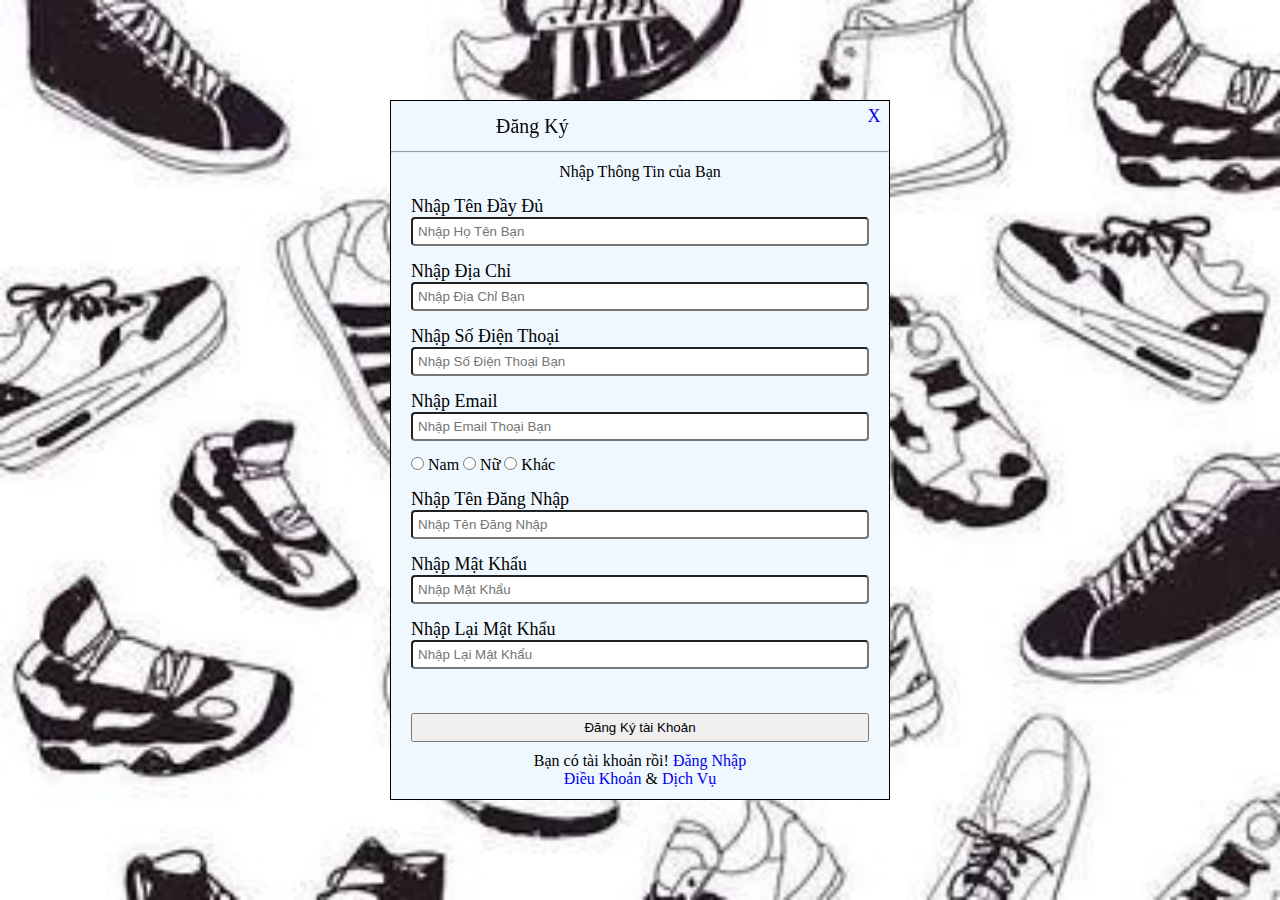
<file: storeGiay/dangky.html>
<!DOCTYPE html>
<html lang="en">
<head>
    <meta charset="UTF-8">
    <meta http-equiv="X-UA-Compatible" content="IE=edge">
    <meta name="viewport" content="width=device-width, initial-scale=1.0">
    <link rel="stylesheet" href="./css/dangky.css">
    <script src="./js/dangky.js"></script>
    <title>Đăng Ký</title>
    <style>
    body{
    width: 100%;
    height: 100%;
    background-image: url(./assets/img/backgroud_giay2.jpg);
    background-size: 100%;
    background-repeat: no-repeat;
    }
    </style>
</head>
<body>
    <div class="wrapper">
        <form name="formdangky" method="post" action="">

            <div id="khuon-dk">
                <div class="header-dk">
                    <marquee class="title" behavior="alternate" direction="right" scrollamount="7">Đăng Ký</marquee>
                    <div class="close" id="closex" onclick="closedk();"><a href="./index.html">X</a></div>
                </div>
                <hr>
                <div class="font-dk">
                    <div class="note">Nhập Thông Tin của Bạn
                    </div>
                    <div class="dk-ttin">
                        <label for="hoten" class="dk-label">Nhập Tên Đầy Đủ</label>
                        <input class="ip-dk" type="text" name="txthoten" placeholder="Nhập Họ Tên Bạn" id="hoten" value="" >
                        <span class="error-hoten error-span"></span>
                    </div>
                    <div class="dk-ttin">
                        <label for="diachi" class="dk-label">Nhập Địa Chỉ</label>
                        <input class="ip-dk" type="text" name="txtdiachi" placeholder="Nhập Địa Chỉ Bạn" id="diachi" value="" >
                        <span class="error-diachi error-span"></span>
                    </div>
                    <div class="dk-ttin">
                        <label for="sdt" class="dk-label">Nhập Số Điện Thoại</label>
                        <input class="ip-dk" type="text" name="txtsdt" placeholder="Nhập Số Điện Thoại Bạn" id="sdt"  value="" >
                        <span class="error-sdt error-span"></span>
                    </div><div class="dk-ttin">
                        <label for="email" class="dk-label">Nhập Email</label>
                        <input class="ip-dk" type="email" name="txtemail" placeholder="Nhập Email Thoại Bạn" id="email"  value="" >
                        <span class="error-email error-span"></span>
                    </div>
                    <div class="dk-ttin">
                        <input type="radio" name="txtgioitinh" value="Nam" >
                        <span>Nam</span>
                        <input type="radio" name="txtgioitinh" value="Nữ" >
                        <span>Nữ</span>
                        <input type="radio" name="txtgioitinh" value="Khác" >
                        <span>Khác</span>
                        <span class="error-gioitinh error-span"></span>
                    </div>
                    <div class="dk-ttin">
                        <label for="tendangnhap" class="dk-label">Nhập Tên Đăng Nhập</label>
                        <input class="ip-dk" type="text" name="txttendangnhap" placeholder="Nhập Tên Đăng Nhập" id="tendangnhap"  value="" >
                        <span class="error-tendangnhap error-span"></span>
                    </div>
                    <div class="dk-ttin">
                        <label for="matkhau" class="dk-label">Nhập Mật Khẩu</label>
                        <input class="ip-dk" type="password" name="txtmatkhau" placeholder="Nhập Mật Khẩu" id="matkhau"  value="" >
                        <span class="error-matkhau error-span"></span>
                    </div>
                    <div class="dk-ttin">
                        <label for="nlmatkhau" class="dk-label">Nhập Lại Mật Khẩu</label>
                        <input class="ip-dk" type="password" name="txtnlmatkhau" placeholder="Nhập Lại Mật Khẩu" id="nlmatkhau"  value="" >
                        <span class="error-nlmatkhau error-span"></span>
                    </div>
                </div>
                
                <div class="footer-dk">
                    <!-- <input class="ipdk" type="submit" value="ĐĂNG KÝ" onclick=""/> -->
                    <input type="button" class="sbm-dk" value="Đăng Ký tài Khoản" onclick="createUser();" >
                </div>
                <div class="footer-bonus">
                    <p class="dacotk">
                        Bạn có tài khoản rồi! <a href="./dangnhap.html" onclick="dacotk();" >Đăng Nhập</a>
                    </p>
                    <p class="dkhoang-dvu"><a href="#">Điều Khoản </a>& <a href="#">Dịch Vụ</a></p>
                </div>
            </div>
        </form>
    </div>
    <div style="clear: both;" ></div>
<body>
</html>
</file>
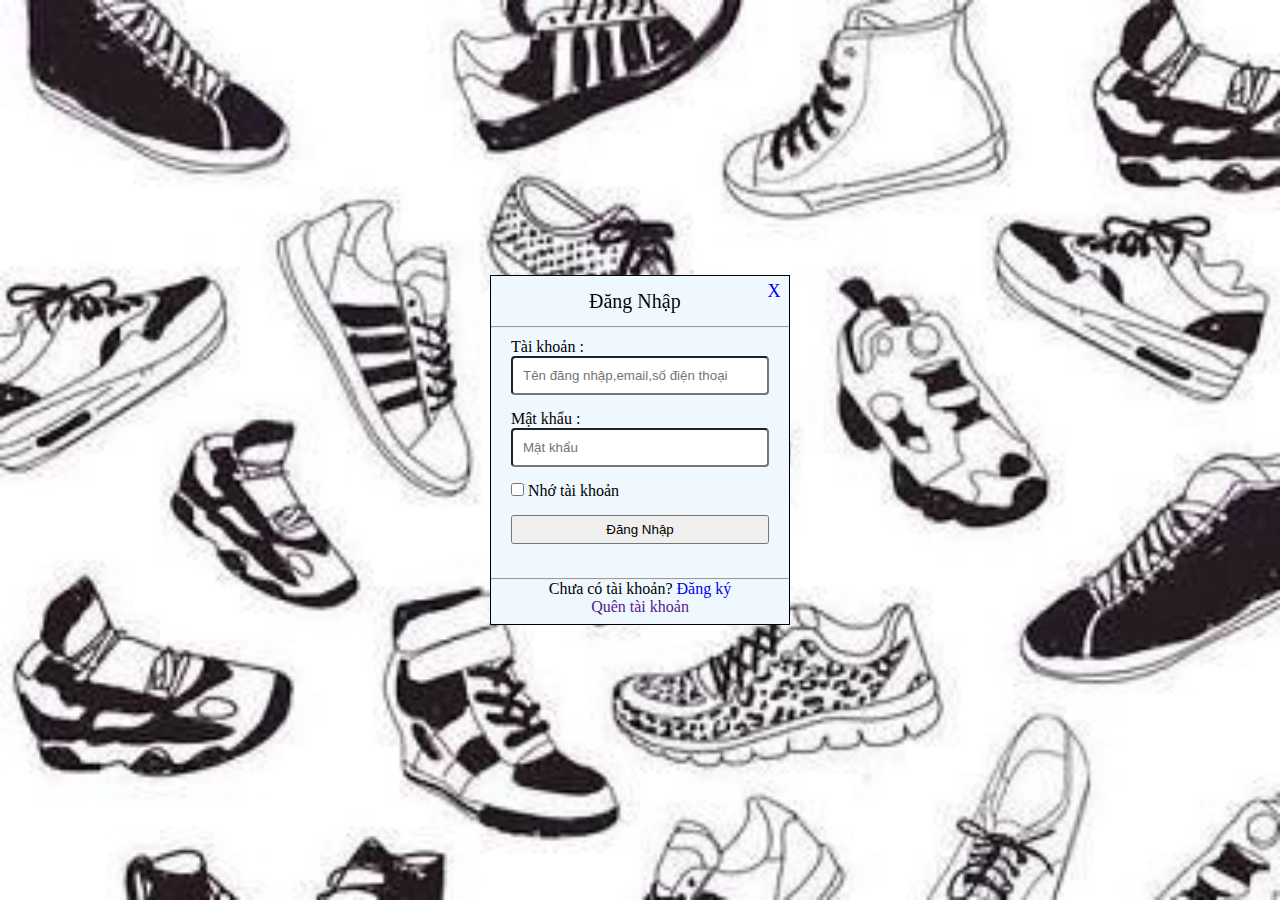
<file: storeGiay/dangnhap.html>
<!DOCTYPE html>
<html lang="en">
<head>
    <meta charset="UTF-8">
    <meta http-equiv="X-UA-Compatible" content="IE=edge">
    <meta name="viewport" content="width=device-width, initial-scale=1.0">
    <link rel="stylesheet" href="./css/dangnhap.css">
    <script src="./js/dangnhap.js"></script>
    <title>Đăng Nhập</title>
    <style>
        body{
        width: 100%;
        height: 100%;
        background-image: url(./assets/img/backgroud_giay2.jpg);
        background-size: 100%;
        background-repeat: no-repeat;
        
        }
        </style>
</head>
<body>
    <form name="formdangnhap" action="" onsubmit="" >
        <div id="khuon-dn"  >
            <div class="header-dn">
                <marquee class="title"  behavior="alternate" direction="right" scrollamount="7">Đăng Nhập</marquee>
                <div class="close" id="closex" onclick="closedn();"><a href="./index.html">X</a></div>
            </div>
            <hr>
            <div class="font-dn">
                <div class="dn-ttin">
                    <label for="taikhoandn" class="dn-label">Tài khoản :</label>
                    <input placeholder="Tên đăng nhập,email,số điện thoại" type="text" class="ip-dn" id="taikhoandn" value="" >
                </div>
                <div class="dn-ttin">
                    <label for="matkhaudn" class="dn-label">Mật khẩu :</label>
                    <input placeholder="Mật khẩu" type="password" class="ip-dn" id="matkhaudn" value="" >
                </div>
                <div class="dn-ttin">
                    <input type="checkbox"> <span>Nhớ tài khoản</span>
                    </div>
                <div class="dn-ttin">
                <input type="button" class="sbm-dn" value="Đăng Nhập" onclick="dangnhap();" >
                </div>
            </div>
            <hr>
            <div class="footer-dn">
                <div class="chuacotk">Chưa có tài khoản? <a onclick="chuacotk();" href="./dangky.html">Đăng ký</a></div>
                <div class="quentk"><a href="">Quên tài khoản</a></div>
            </div>
        </div>
    </form>
</body>
</html>
</file>
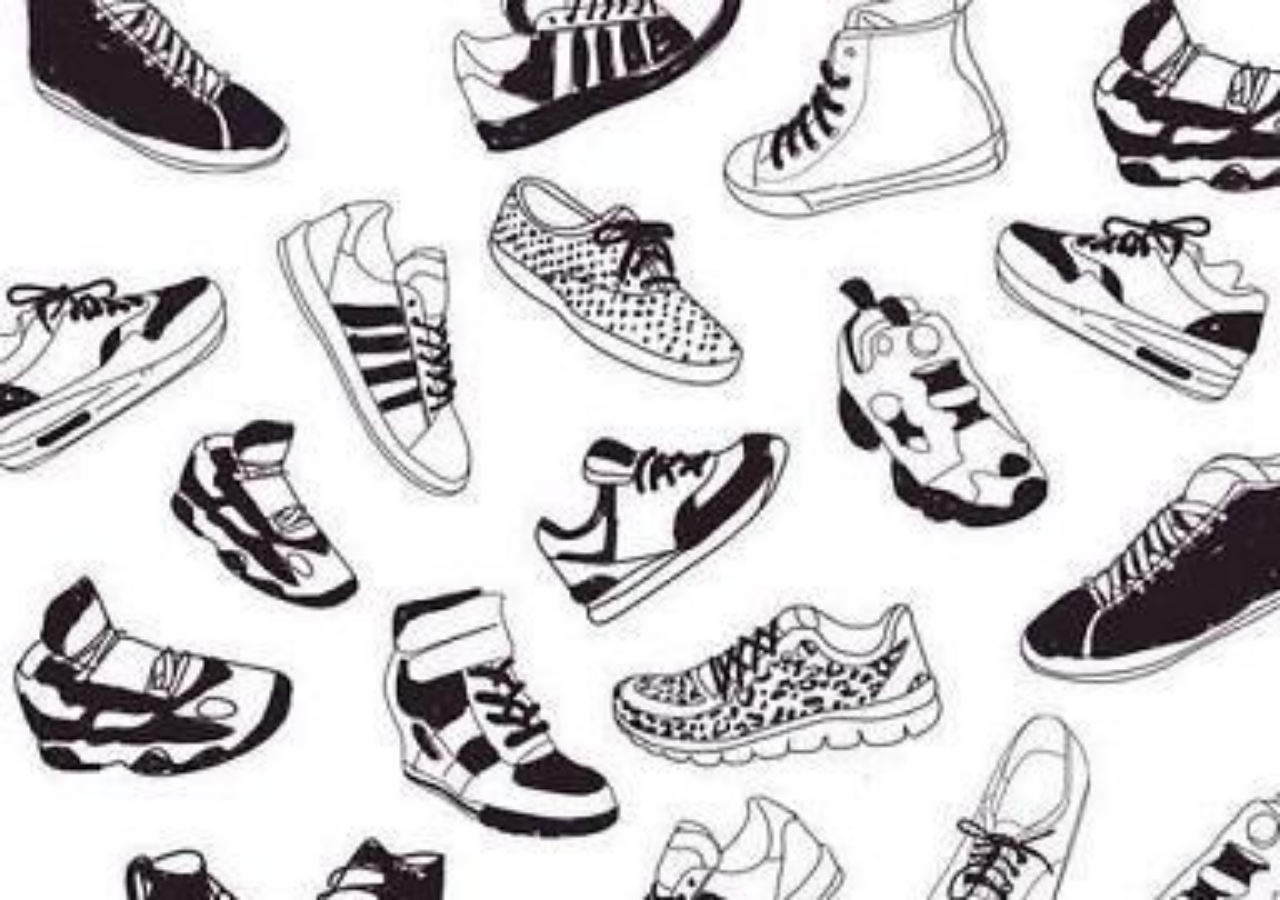
<file: storeGiay/storeGiay.html>
<!DOCTYPE html>
<html lang="en">
<head>
    <meta charset="UTF-8">
    <meta http-equiv="X-UA-Compatible" content="IE=edge">
    <meta name="viewport" content="width=device-width, initial-scale=1.0">
    <link rel="stylesheet" href="./assets/font/themify-icons-font/themify-icons/themify-icons.css">
    <link rel="stylesheet" href="./css/storeGiay.css">
    <script src="./js/taoSanPham.js"></script>
    <script src="./js/storeGiay.js"></script>
    <script src="./js/giohang.js"></script>
    <!-- CHI TIẾT SẢN PHẨM -->
    <link rel="stylesheet" href="./css/product-detail.css" type="text/css">
    <title>STORE GIÀY</title>
</head>
<body>
<div id="wrapper" >
    <div id="header" class="text-white">
        <!-- <div class="dn-dk"><a href="./dangky.html" class="text-white">Đăng Nhập/Đăng Ký</a></div> -->
        <div class="dn-dk" id="dangnhapthanhcong"><a href="./index.html" class="text-white">Đăng xuất</a></div>
        <div class="thuonghieu"><h2>BẮP STORE</h2></div>
        <div class="icons">
            <input type="text" placeholder="Tìm kiếm sản phẩm" list="topsp" id="timkiemsp" value="" onchange="timkiemsp();" >
            <datalist id="topsp" >
                <option value="adidas"></option>
                <option value="nike"></option>
                <option value="vans"></option>
                <option value="converse"></option>
                <option value="Phụ kiện"></option>
            </datalist>
            <i class="ti-search"></i>
            <a href="#giohang" class="text-white"  onclick="xuatHienGioHang();">Giỏ Hàng<i class="ti-bag"></i>&ensp;<span id="demSanPham">0</span></a>
        </div>
    </div>
    <div id="nav">
        <ul>
            <li><a href="" class="text-black">TRANG CHỦ</a></li>
            <li onclick="hienthitrangchu();"><a href="#gioithieu" class="text-black">GIỚI THIỆU</a></li>
            <li onclick="hienThiDonHang()"><a href="#content" class="text-black">ĐƠN HÀNG</a></li>
            <li><a href="#footer" class="text-black">LIÊN HỆ</a></li>
        </ul>
    </div>
    <div id="banner">
        <img src="./assets/img/banner1.jpg" alt="">
        <div class="text-banner text-white">
            <h3>BẮP STORE</h3>
            <p>Uy Tín Sang Trọng</p>
            <a href="#footer" class="a-banner text-black">LIÊN HỆ</a>
        </div>
    </div>
    <div class="content">
        <div id="trangchu" style="display: none;" >
            <div class="adidas" id="adidas">
                <img class="banner-content" src="./assets/img/banner_adidas.jpg" alt="">
            </div>
            <div class="nike" id="nike">
                <img class="banner-content" src="./assets/img/banner_nike.jpg" alt="">
            </div>
            <div class="vans" id="vans">
                <img class="banner-content" src="./assets/img/banner_vans.jpg" alt="">
            </div>
            <div class="converse" id="converse">
                <img class="banner-content" src="./assets/img/banner_converse.jpg" alt="">
            </div>
            <div class="phukien" id="phukien">
                <img class="banner-content" src="./assets/img/banner_phukien.jpg" alt="">
            </div>
        </div>
    <div id="main" > 
        <div class="giohang" style="display: none;" >
            <div class="giohang-header">
                <p class="sanPhamDaThem">Sản phẩm đã thêm</p>
                <div class="dong-giohang" onclick="dongGioHang();" >X</div>
            </div>
            <div class="giohang-content" >
            <!-- <ul>
                <li>
                    <img src="./assets/img/nike/nike4.jpg" alt="">
                </li>
                <li>Tên sản phẩm</li>
                <li><p>10000</p></li>
                <li><input type="number" name="" id="" value=""></li>
                <li><p>10000</p></li>
                <li><button>Xóa</button></li>
            </ul>
            <div style="clear: both;" ></div>-->
        </div>
            <div class="tonggia" id="tonggia"></div>
            <div class="thanhtoan"><button id="btn-thanhtoan" onclick="thanhToan();" >Thanh Toán</button></div>
        </div>
        <div class="sidebar">
            <ul>
                <li onclick="hienThiBrand(this)" id="ad"><a href="javascript:void(0)" class="text-black">ADIDAS</a></li>
                <li onclick="hienThiBrand(this)" id="ni"><a href="javascript:void(0)" class="text-black">NIKE</a></li>
                <li onclick="hienThiBrand(this)" id="va"><a href="javascript:void(0)" class="text-black">VANS</a></li>
                <li onclick="hienThiBrand(this)" id="co"><a href="javascript:void(0)" class="text-black">CONVERSE</a></li>
                <li onclick="hienThiBrand(this)" id="pk"><a href="javascript:void(0)" class="text-black">PHỤ KIỆN</a></li>
            </ul>
            <!-- <div class="khoanggia">
                <div class="gia">
                    <input type="radio" name="gia" id="">
                    <span>Bé 500.000</span>
                </div>
                <div class="gia">
                    <input type="radio" name="gia" id="">
                    <span>500.000-1.000.000</span>
                </div>
                <div class="gia">
                    <input type="radio" name="gia" id="">
                    <span>Lớn 1.000.000</span>
                </div>
            </div> -->
        </div>
        <!-- ------------------CHI TIẾT SẢN PHẨM------------------------ -->
        <div class="chitiet" style="display: none;">
            
        </div>
        <div class="content" id="content">
                <div id="dssanpham">

                </div>
                <div id="nutphantrang" >
                    
                </div>
        </div>
        <div style="clear: both;" ></div>
    </div>
    <div id="footer">
        <div class="row">
            <div class="col col-3">
                <div class="footer-content">
                    <h3>GIỚI THIỆU</h3>
                    <p>Chào mừng bạn đến với ngôi nhà Bắp! Tại đây, mỗi một dòng chữ, mỗi chi tiết và hình ảnh đều là những bằng chứng uy tín, và đang không ngừng phát triển lớn mạnh.</p>
                </div>
            </div>
            <div class="col col-3">
                <div class="footer-content">
                    <h3>ĐỊA CHỈ</h3>
                    <div class="icon">
                        <i class="ti-location-pin">An Dương Vương P4 Q5</i>
                    </div>
                    <div class="icon">
                    <i class="ti-mobile">113</i>
                    </div>
                    <div class="icon">
                    <i class="ti-email"> bap@gmail.com</i>
                    </div>
                </div>
            </div>
            <div class="col col-3">
                <div class="footer-content">
                    <h3>MẠNG XÃ HỘI</h3>
                    <div class="icon">
                        <a class="text-white" href="https://www.facebook.com/profile.php?id=100017071415960"><i class="ti-facebook"></i></a>
                        <a class="text-white" href="#"><i class="ti-instagram"></i></a>
                        <a class="text-white" href="#"><i class="ti-skype"></i></a>
                    </div>
                </div>
            </div>
        </div>
        <div class="row">
            <div class="col-1 sub-footer">
                <p>Thiết kế bởi nhóm : X LẬP TRÌNH WEB</p>
            </div>
        </div>
    </div>
</div>
</body>
</html>
</file>
<file: storeGiay/assets/font/themify-icons-font/themify-icons/themify-icons.css>
@font-face {
	font-family: 'themify';
	src:url('fonts/themify.eot?-fvbane');
	src:url('fonts/themify.eot?#iefix-fvbane') format('embedded-opentype'),
		url('fonts/themify.woff?-fvbane') format('woff'),
		url('fonts/themify.ttf?-fvbane') format('truetype'),
		url('fonts/themify.svg?-fvbane#themify') format('svg');
	font-weight: normal;
	font-style: normal;
}

[class^="ti-"], [class*=" ti-"] {
	font-family: 'themify';
	speak: none;
	font-style: normal;
	font-weight: normal;
	font-variant: normal;
	text-transform: none;
	line-height: 1;

	/* Better Font Rendering =========== */
	-webkit-font-smoothing: antialiased;
	-moz-osx-font-smoothing: grayscale;
}

.ti-wand:before {
	content: "\e600";
}
.ti-volume:before {
	content: "\e601";
}
.ti-user:before {
	content: "\e602";
}
.ti-unlock:before {
	content: "\e603";
}
.ti-unlink:before {
	content: "\e604";
}
.ti-trash:before {
	content: "\e605";
}
.ti-thought:before {
	content: "\e606";
}
.ti-target:before {
	content: "\e607";
}
.ti-tag:before {
	content: "\e608";
}
.ti-tablet:before {
	content: "\e609";
}
.ti-star:before {
	content: "\e60a";
}
.ti-spray:before {
	content: "\e60b";
}
.ti-signal:before {
	content: "\e60c";
}
.ti-shopping-cart:before {
	content: "\e60d";
}
.ti-shopping-cart-full:before {
	content: "\e60e";
}
.ti-settings:before {
	content: "\e60f";
}
.ti-search:before {
	content: "\e610";
}
.ti-zoom-in:before {
	content: "\e611";
}
.ti-zoom-out:before {
	content: "\e612";
}
.ti-cut:before {
	content: "\e613";
}
.ti-ruler:before {
	content: "\e614";
}
.ti-ruler-pencil:before {
	content: "\e615";
}
.ti-ruler-alt:before {
	content: "\e616";
}
.ti-bookmark:before {
	content: "\e617";
}
.ti-bookmark-alt:before {
	content: "\e618";
}
.ti-reload:before {
	content: "\e619";
}
.ti-plus:before {
	content: "\e61a";
}
.ti-pin:before {
	content: "\e61b";
}
.ti-pencil:before {
	content: "\e61c";
}
.ti-pencil-alt:before {
	content: "\e61d";
}
.ti-paint-roller:before {
	content: "\e61e";
}
.ti-paint-bucket:before {
	content: "\e61f";
}
.ti-na:before {
	content: "\e620";
}
.ti-mobile:before {
	content: "\e621";
}
.ti-minus:before {
	content: "\e622";
}
.ti-medall:before {
	content: "\e623";
}
.ti-medall-alt:before {
	content: "\e624";
}
.ti-marker:before {
	content: "\e625";
}
.ti-marker-alt:before {
	content: "\e626";
}
.ti-arrow-up:before {
	content: "\e627";
}
.ti-arrow-right:before {
	content: "\e628";
}
.ti-arrow-left:before {
	content: "\e629";
}
.ti-arrow-down:before {
	content: "\e62a";
}
.ti-lock:before {
	content: "\e62b";
}
.ti-location-arrow:before {
	content: "\e62c";
}
.ti-link:before {
	content: "\e62d";
}
.ti-layout:before {
	content: "\e62e";
}
.ti-layers:before {
	content: "\e62f";
}
.ti-layers-alt:before {
	content: "\e630";
}
.ti-key:before {
	content: "\e631";
}
.ti-import:before {
	content: "\e632";
}
.ti-image:before {
	content: "\e633";
}
.ti-heart:before {
	content: "\e634";
}
.ti-heart-broken:before {
	content: "\e635";
}
.ti-hand-stop:before {
	content: "\e636";
}
.ti-hand-open:before {
	content: "\e637";
}
.ti-hand-drag:before {
	content: "\e638";
}
.ti-folder:before {
	content: "\e639";
}
.ti-flag:before {
	content: "\e63a";
}
.ti-flag-alt:before {
	content: "\e63b";
}
.ti-flag-alt-2:before {
	content: "\e63c";
}
.ti-eye:before {
	content: "\e63d";
}
.ti-export:before {
	content: "\e63e";
}
.ti-exchange-vertical:before {
	content: "\e63f";
}
.ti-desktop:before {
	content: "\e640";
}
.ti-cup:before {
	content: "\e641";
}
.ti-crown:before {
	content: "\e642";
}
.ti-comments:before {
	content: "\e643";
}
.ti-comment:before {
	content: "\e644";
}
.ti-comment-alt:before {
	content: "\e645";
}
.ti-close:before {
	content: "\e646";
}
.ti-clip:before {
	content: "\e647";
}
.ti-angle-up:before {
	content: "\e648";
}
.ti-angle-right:before {
	content: "\e649";
}
.ti-angle-left:before {
	content: "\e64a";
}
.ti-angle-down:before {
	content: "\e64b";
}
.ti-check:before {
	content: "\e64c";
}
.ti-check-box:before {
	content: "\e64d";
}
.ti-camera:before {
	content: "\e64e";
}
.ti-announcement:before {
	content: "\e64f";
}
.ti-brush:before {
	content: "\e650";
}
.ti-briefcase:before {
	content: "\e651";
}
.ti-bolt:before {
	content: "\e652";
}
.ti-bolt-alt:before {
	content: "\e653";
}
.ti-blackboard:before {
	content: "\e654";
}
.ti-bag:before {
	content: "\e655";
}
.ti-move:before {
	content: "\e656";
}
.ti-arrows-vertical:before {
	content: "\e657";
}
.ti-arrows-horizontal:before {
	content: "\e658";
}
.ti-fullscreen:before {
	content: "\e659";
}
.ti-arrow-top-right:before {
	content: "\e65a";
}
.ti-arrow-top-left:before {
	content: "\e65b";
}
.ti-arrow-circle-up:before {
	content: "\e65c";
}
.ti-arrow-circle-right:before {
	content: "\e65d";
}
.ti-arrow-circle-left:before {
	content: "\e65e";
}
.ti-arrow-circle-down:before {
	content: "\e65f";
}
.ti-angle-double-up:before {
	content: "\e660";
}
.ti-angle-double-right:before {
	content: "\e661";
}
.ti-angle-double-left:before {
	content: "\e662";
}
.ti-angle-double-down:before {
	content: "\e663";
}
.ti-zip:before {
	content: "\e664";
}
.ti-world:before {
	content: "\e665";
}
.ti-wheelchair:before {
	content: "\e666";
}
.ti-view-list:before {
	content: "\e667";
}
.ti-view-list-alt:before {
	content: "\e668";
}
.ti-view-grid:before {
	content: "\e669";
}
.ti-uppercase:before {
	content: "\e66a";
}
.ti-upload:before {
	content: "\e66b";
}
.ti-underline:before {
	content: "\e66c";
}
.ti-truck:before {
	content: "\e66d";
}
.ti-timer:before {
	content: "\e66e";
}
.ti-ticket:before {
	content: "\e66f";
}
.ti-thumb-up:before {
	content: "\e670";
}
.ti-thumb-down:before {
	content: "\e671";
}
.ti-text:before {
	content: "\e672";
}
.ti-stats-up:before {
	content: "\e673";
}
.ti-stats-down:before {
	content: "\e674";
}
.ti-split-v:before {
	content: "\e675";
}
.ti-split-h:before {
	content: "\e676";
}
.ti-smallcap:before {
	content: "\e677";
}
.ti-shine:before {
	content: "\e678";
}
.ti-shift-right:before {
	content: "\e679";
}
.ti-shift-left:before {
	content: "\e67a";
}
.ti-shield:before {
	content: "\e67b";
}
.ti-notepad:before {
	content: "\e67c";
}
.ti-server:before {
	content: "\e67d";
}
.ti-quote-right:before {
	content: "\e67e";
}
.ti-quote-left:before {
	content: "\e67f";
}
.ti-pulse:before {
	content: "\e680";
}
.ti-printer:before {
	content: "\e681";
}
.ti-power-off:before {
	content: "\e682";
}
.ti-plug:before {
	content: "\e683";
}
.ti-pie-chart:before {
	content: "\e684";
}
.ti-paragraph:before {
	content: "\e685";
}
.ti-panel:before {
	content: "\e686";
}
.ti-package:before {
	content: "\e687";
}
.ti-music:before {
	content: "\e688";
}
.ti-music-alt:before {
	content: "\e689";
}
.ti-mouse:before {
	content: "\e68a";
}
.ti-mouse-alt:before {
	content: "\e68b";
}
.ti-money:before {
	content: "\e68c";
}
.ti-microphone:before {
	content: "\e68d";
}
.ti-menu:before {
	content: "\e68e";
}
.ti-menu-alt:before {
	content: "\e68f";
}
.ti-map:before {
	content: "\e690";
}
.ti-map-alt:before {
	content: "\e691";
}
.ti-loop:before {
	content: "\e692";
}
.ti-location-pin:before {
	content: "\e693";
}
.ti-list:before {
	content: "\e694";
}
.ti-light-bulb:before {
	content: "\e695";
}
.ti-Italic:before {
	content: "\e696";
}
.ti-info:before {
	content: "\e697";
}
.ti-infinite:before {
	content: "\e698";
}
.ti-id-badge:before {
	content: "\e699";
}
.ti-hummer:before {
	content: "\e69a";
}
.ti-home:before {
	content: "\e69b";
}
.ti-help:before {
	content: "\e69c";
}
.ti-headphone:before {
	content: "\e69d";
}
.ti-harddrives:before {
	content: "\e69e";
}
.ti-harddrive:before {
	content: "\e69f";
}
.ti-gift:before {
	content: "\e6a0";
}
.ti-game:before {
	content: "\e6a1";
}
.ti-filter:before {
	content: "\e6a2";
}
.ti-files:before {
	content: "\e6a3";
}
.ti-file:before {
	content: "\e6a4";
}
.ti-eraser:before {
	content: "\e6a5";
}
.ti-envelope:before {
	content: "\e6a6";
}
.ti-download:before {
	content: "\e6a7";
}
.ti-direction:before {
	content: "\e6a8";
}
.ti-direction-alt:before {
	content: "\e6a9";
}
.ti-dashboard:before {
	content: "\e6aa";
}
.ti-control-stop:before {
	content: "\e6ab";
}
.ti-control-shuffle:before {
	content: "\e6ac";
}
.ti-control-play:before {
	content: "\e6ad";
}
.ti-control-pause:before {
	content: "\e6ae";
}
.ti-control-forward:before {
	content: "\e6af";
}
.ti-control-backward:before {
	content: "\e6b0";
}
.ti-cloud:before {
	content: "\e6b1";
}
.ti-cloud-up:before {
	content: "\e6b2";
}
.ti-cloud-down:before {
	content: "\e6b3";
}
.ti-clipboard:before {
	content: "\e6b4";
}
.ti-car:before {
	content: "\e6b5";
}
.ti-calendar:before {
	content: "\e6b6";
}
.ti-book:before {
	content: "\e6b7";
}
.ti-bell:before {
	content: "\e6b8";
}
.ti-basketball:before {
	content: "\e6b9";
}
.ti-bar-chart:before {
	content: "\e6ba";
}
.ti-bar-chart-alt:before {
	content: "\e6bb";
}
.ti-back-right:before {
	content: "\e6bc";
}
.ti-back-left:before {
	content: "\e6bd";
}
.ti-arrows-corner:before {
	content: "\e6be";
}
.ti-archive:before {
	content: "\e6bf";
}
.ti-anchor:before {
	content: "\e6c0";
}
.ti-align-right:before {
	content: "\e6c1";
}
.ti-align-left:before {
	content: "\e6c2";
}
.ti-align-justify:before {
	content: "\e6c3";
}
.ti-align-center:before {
	content: "\e6c4";
}
.ti-alert:before {
	content: "\e6c5";
}
.ti-alarm-clock:before {
	content: "\e6c6";
}
.ti-agenda:before {
	content: "\e6c7";
}
.ti-write:before {
	content: "\e6c8";
}
.ti-window:before {
	content: "\e6c9";
}
.ti-widgetized:before {
	content: "\e6ca";
}
.ti-widget:before {
	content: "\e6cb";
}
.ti-widget-alt:before {
	content: "\e6cc";
}
.ti-wallet:before {
	content: "\e6cd";
}
.ti-video-clapper:before {
	content: "\e6ce";
}
.ti-video-camera:before {
	content: "\e6cf";
}
.ti-vector:before {
	content: "\e6d0";
}
.ti-themify-logo:before {
	content: "\e6d1";
}
.ti-themify-favicon:before {
	content: "\e6d2";
}
.ti-themify-favicon-alt:before {
	content: "\e6d3";
}
.ti-support:before {
	content: "\e6d4";
}
.ti-stamp:before {
	content: "\e6d5";
}
.ti-split-v-alt:before {
	content: "\e6d6";
}
.ti-slice:before {
	content: "\e6d7";
}
.ti-shortcode:before {
	content: "\e6d8";
}
.ti-shift-right-alt:before {
	content: "\e6d9";
}
.ti-shift-left-alt:before {
	content: "\e6da";
}
.ti-ruler-alt-2:before {
	content: "\e6db";
}
.ti-receipt:before {
	content: "\e6dc";
}
.ti-pin2:before {
	content: "\e6dd";
}
.ti-pin-alt:before {
	content: "\e6de";
}
.ti-pencil-alt2:before {
	content: "\e6df";
}
.ti-palette:before {
	content: "\e6e0";
}
.ti-more:before {
	content: "\e6e1";
}
.ti-more-alt:before {
	content: "\e6e2";
}
.ti-microphone-alt:before {
	content: "\e6e3";
}
.ti-magnet:before {
	content: "\e6e4";
}
.ti-line-double:before {
	content: "\e6e5";
}
.ti-line-dotted:before {
	content: "\e6e6";
}
.ti-line-dashed:before {
	content: "\e6e7";
}
.ti-layout-width-full:before {
	content: "\e6e8";
}
.ti-layout-width-default:before {
	content: "\e6e9";
}
.ti-layout-width-default-alt:before {
	content: "\e6ea";
}
.ti-layout-tab:before {
	content: "\e6eb";
}
.ti-layout-tab-window:before {
	content: "\e6ec";
}
.ti-layout-tab-v:before {
	content: "\e6ed";
}
.ti-layout-tab-min:before {
	content: "\e6ee";
}
.ti-layout-slider:before {
	content: "\e6ef";
}
.ti-layout-slider-alt:before {
	content: "\e6f0";
}
.ti-layout-sidebar-right:before {
	content: "\e6f1";
}
.ti-layout-sidebar-none:before {
	content: "\e6f2";
}
.ti-layout-sidebar-left:before {
	content: "\e6f3";
}
.ti-layout-placeholder:before {
	content: "\e6f4";
}
.ti-layout-menu:before {
	content: "\e6f5";
}
.ti-layout-menu-v:before {
	content: "\e6f6";
}
.ti-layout-menu-separated:before {
	content: "\e6f7";
}
.ti-layout-menu-full:before {
	content: "\e6f8";
}
.ti-layout-media-right-alt:before {
	content: "\e6f9";
}
.ti-layout-media-right:before {
	content: "\e6fa";
}
.ti-layout-media-overlay:before {
	content: "\e6fb";
}
.ti-layout-media-overlay-alt:before {
	content: "\e6fc";
}
.ti-layout-media-overlay-alt-2:before {
	content: "\e6fd";
}
.ti-layout-media-left-alt:before {
	content: "\e6fe";
}
.ti-layout-media-left:before {
	content: "\e6ff";
}
.ti-layout-media-center-alt:before {
	content: "\e700";
}
.ti-layout-media-center:before {
	content: "\e701";
}
.ti-layout-list-thumb:before {
	content: "\e702";
}
.ti-layout-list-thumb-alt:before {
	content: "\e703";
}
.ti-layout-list-post:before {
	content: "\e704";
}
.ti-layout-list-large-image:before {
	content: "\e705";
}
.ti-layout-line-solid:before {
	content: "\e706";
}
.ti-layout-grid4:before {
	content: "\e707";
}
.ti-layout-grid3:before {
	content: "\e708";
}
.ti-layout-grid2:before {
	content: "\e709";
}
.ti-layout-grid2-thumb:before {
	content: "\e70a";
}
.ti-layout-cta-right:before {
	content: "\e70b";
}
.ti-layout-cta-left:before {
	content: "\e70c";
}
.ti-layout-cta-center:before {
	content: "\e70d";
}
.ti-layout-cta-btn-right:before {
	content: "\e70e";
}
.ti-layout-cta-btn-left:before {
	content: "\e70f";
}
.ti-layout-column4:before {
	content: "\e710";
}
.ti-layout-column3:before {
	content: "\e711";
}
.ti-layout-column2:before {
	content: "\e712";
}
.ti-layout-accordion-separated:before {
	content: "\e713";
}
.ti-layout-accordion-merged:before {
	content: "\e714";
}
.ti-layout-accordion-list:before {
	content: "\e715";
}
.ti-ink-pen:before {
	content: "\e716";
}
.ti-info-alt:before {
	content: "\e717";
}
.ti-help-alt:before {
	content: "\e718";
}
.ti-headphone-alt:before {
	content: "\e719";
}
.ti-hand-point-up:before {
	content: "\e71a";
}
.ti-hand-point-right:before {
	content: "\e71b";
}
.ti-hand-point-left:before {
	content: "\e71c";
}
.ti-hand-point-down:before {
	content: "\e71d";
}
.ti-gallery:before {
	content: "\e71e";
}
.ti-face-smile:before {
	content: "\e71f";
}
.ti-face-sad:before {
	content: "\e720";
}
.ti-credit-card:before {
	content: "\e721";
}
.ti-control-skip-forward:before {
	content: "\e722";
}
.ti-control-skip-backward:before {
	content: "\e723";
}
.ti-control-record:before {
	content: "\e724";
}
.ti-control-eject:before {
	content: "\e725";
}
.ti-comments-smiley:before {
	content: "\e726";
}
.ti-brush-alt:before {
	content: "\e727";
}
.ti-youtube:before {
	content: "\e728";
}
.ti-vimeo:before {
	content: "\e729";
}
.ti-twitter:before {
	content: "\e72a";
}
.ti-time:before {
	content: "\e72b";
}
.ti-tumblr:before {
	content: "\e72c";
}
.ti-skype:before {
	content: "\e72d";
}
.ti-share:before {
	content: "\e72e";
}
.ti-share-alt:before {
	content: "\e72f";
}
.ti-rocket:before {
	content: "\e730";
}
.ti-pinterest:before {
	content: "\e731";
}
.ti-new-window:before {
	content: "\e732";
}
.ti-microsoft:before {
	content: "\e733";
}
.ti-list-ol:before {
	content: "\e734";
}
.ti-linkedin:before {
	content: "\e735";
}
.ti-layout-sidebar-2:before {
	content: "\e736";
}
.ti-layout-grid4-alt:before {
	content: "\e737";
}
.ti-layout-grid3-alt:before {
	content: "\e738";
}
.ti-layout-grid2-alt:before {
	content: "\e739";
}
.ti-layout-column4-alt:before {
	content: "\e73a";
}
.ti-layout-column3-alt:before {
	content: "\e73b";
}
.ti-layout-column2-alt:before {
	content: "\e73c";
}
.ti-instagram:before {
	content: "\e73d";
}
.ti-google:before {
	content: "\e73e";
}
.ti-github:before {
	content: "\e73f";
}
.ti-flickr:before {
	content: "\e740";
}
.ti-facebook:before {
	content: "\e741";
}
.ti-dropbox:before {
	content: "\e742";
}
.ti-dribbble:before {
	content: "\e743";
}
.ti-apple:before {
	content: "\e744";
}
.ti-android:before {
	content: "\e745";
}
.ti-save:before {
	content: "\e746";
}
.ti-save-alt:before {
	content: "\e747";
}
.ti-yahoo:before {
	content: "\e748";
}
.ti-wordpress:before {
	content: "\e749";
}
.ti-vimeo-alt:before {
	content: "\e74a";
}
.ti-twitter-alt:before {
	content: "\e74b";
}
.ti-tumblr-alt:before {
	content: "\e74c";
}
.ti-trello:before {
	content: "\e74d";
}
.ti-stack-overflow:before {
	content: "\e74e";
}
.ti-soundcloud:before {
	content: "\e74f";
}
.ti-sharethis:before {
	content: "\e750";
}
.ti-sharethis-alt:before {
	content: "\e751";
}
.ti-reddit:before {
	content: "\e752";
}
.ti-pinterest-alt:before {
	content: "\e753";
}
.ti-microsoft-alt:before {
	content: "\e754";
}
.ti-linux:before {
	content: "\e755";
}
.ti-jsfiddle:before {
	content: "\e756";
}
.ti-joomla:before {
	content: "\e757";
}
.ti-html5:before {
	content: "\e758";
}
.ti-flickr-alt:before {
	content: "\e759";
}
.ti-email:before {
	content: "\e75a";
}
.ti-drupal:before {
	content: "\e75b";
}
.ti-dropbox-alt:before {
	content: "\e75c";
}
.ti-css3:before {
	content: "\e75d";
}
.ti-rss:before {
	content: "\e75e";
}
.ti-rss-alt:before {
	content: "\e75f";
}
</file>
<file: storeGiay/assets/font/themify-icons-font/themify-icons/demo-files/demo.css>
body {
	font: normal 1em/1.5em Arial, Helvetica, sans-serif;
	max-width: 90%;
	margin: 30px auto 0;
}
h1, h3 {
	font-weight: normal;
}
h3 {
	font-size: 1.4;
	text-transform: uppercase;
	letter-spacing: 1px;
}

.icon-section {
	margin: 0 0 3em;
	clear: both;
	overflow: hidden;
}
.icon-container {
	width: 240px; 
	padding: .7em 0;
	float: left; 
	position: relative;
	text-align: left;
}
.icon-container [class^="ti-"], 
.icon-container [class*=" ti-"] {
	color: #000;
	position: absolute;
	margin-top: 3px;
	transition: .3s;
}
.icon-container:hover [class^="ti-"],
.icon-container:hover [class*=" ti-"] {
	font-size: 2.2em;
	margin-top: -5px;
}
.icon-container:hover .icon-name {
	color: #000;
}
.icon-name {
	color: #aaa;
	margin-left: 35px;
	font-size: .8em;
	transition: .3s;
}
.icon-container:hover .icon-name {
	margin-left: 45px;
}
</file>
<file: storeGiay/assets/font/themify-icons-font/themify-icons/ie7/ie7.css>
.ti-wand {
	*zoom: expression(this.runtimeStyle['zoom'] = '1', this.innerHTML = '&#xe600;');
}
.ti-volume {
	*zoom: expression(this.runtimeStyle['zoom'] = '1', this.innerHTML = '&#xe601;');
}
.ti-user {
	*zoom: expression(this.runtimeStyle['zoom'] = '1', this.innerHTML = '&#xe602;');
}
.ti-unlock {
	*zoom: expression(this.runtimeStyle['zoom'] = '1', this.innerHTML = '&#xe603;');
}
.ti-unlink {
	*zoom: expression(this.runtimeStyle['zoom'] = '1', this.innerHTML = '&#xe604;');
}
.ti-trash {
	*zoom: expression(this.runtimeStyle['zoom'] = '1', this.innerHTML = '&#xe605;');
}
.ti-thought {
	*zoom: expression(this.runtimeStyle['zoom'] = '1', this.innerHTML = '&#xe606;');
}
.ti-target {
	*zoom: expression(this.runtimeStyle['zoom'] = '1', this.innerHTML = '&#xe607;');
}
.ti-tag {
	*zoom: expression(this.runtimeStyle['zoom'] = '1', this.innerHTML = '&#xe608;');
}
.ti-tablet {
	*zoom: expression(this.runtimeStyle['zoom'] = '1', this.innerHTML = '&#xe609;');
}
.ti-star {
	*zoom: expression(this.runtimeStyle['zoom'] = '1', this.innerHTML = '&#xe60a;');
}
.ti-spray {
	*zoom: expression(this.runtimeStyle['zoom'] = '1', this.innerHTML = '&#xe60b;');
}
.ti-signal {
	*zoom: expression(this.runtimeStyle['zoom'] = '1', this.innerHTML = '&#xe60c;');
}
.ti-shopping-cart {
	*zoom: expression(this.runtimeStyle['zoom'] = '1', this.innerHTML = '&#xe60d;');
}
.ti-shopping-cart-full {
	*zoom: expression(this.runtimeStyle['zoom'] = '1', this.innerHTML = '&#xe60e;');
}
.ti-settings {
	*zoom: expression(this.runtimeStyle['zoom'] = '1', this.innerHTML = '&#xe60f;');
}
.ti-search {
	*zoom: expression(this.runtimeStyle['zoom'] = '1', this.innerHTML = '&#xe610;');
}
.ti-zoom-in {
	*zoom: expression(this.runtimeStyle['zoom'] = '1', this.innerHTML = '&#xe611;');
}
.ti-zoom-out {
	*zoom: expression(this.runtimeStyle['zoom'] = '1', this.innerHTML = '&#xe612;');
}
.ti-cut {
	*zoom: expression(this.runtimeStyle['zoom'] = '1', this.innerHTML = '&#xe613;');
}
.ti-ruler {
	*zoom: expression(this.runtimeStyle['zoom'] = '1', this.innerHTML = '&#xe614;');
}
.ti-ruler-pencil {
	*zoom: expression(this.runtimeStyle['zoom'] = '1', this.innerHTML = '&#xe615;');
}
.ti-ruler-alt {
	*zoom: expression(this.runtimeStyle['zoom'] = '1', this.innerHTML = '&#xe616;');
}
.ti-bookmark {
	*zoom: expression(this.runtimeStyle['zoom'] = '1', this.innerHTML = '&#xe617;');
}
.ti-bookmark-alt {
	*zoom: expression(this.runtimeStyle['zoom'] = '1', this.innerHTML = '&#xe618;');
}
.ti-reload {
	*zoom: expression(this.runtimeStyle['zoom'] = '1', this.innerHTML = '&#xe619;');
}
.ti-plus {
	*zoom: expression(this.runtimeStyle['zoom'] = '1', this.innerHTML = '&#xe61a;');
}
.ti-pin {
	*zoom: expression(this.runtimeStyle['zoom'] = '1', this.innerHTML = '&#xe61b;');
}
.ti-pencil {
	*zoom: expression(this.runtimeStyle['zoom'] = '1', this.innerHTML = '&#xe61c;');
}
.ti-pencil-alt {
	*zoom: expression(this.runtimeStyle['zoom'] = '1', this.innerHTML = '&#xe61d;');
}
.ti-paint-roller {
	*zoom: expression(this.runtimeStyle['zoom'] = '1', this.innerHTML = '&#xe61e;');
}
.ti-paint-bucket {
	*zoom: expression(this.runtimeStyle['zoom'] = '1', this.innerHTML = '&#xe61f;');
}
.ti-na {
	*zoom: expression(this.runtimeStyle['zoom'] = '1', this.innerHTML = '&#xe620;');
}
.ti-mobile {
	*zoom: expression(this.runtimeStyle['zoom'] = '1', this.innerHTML = '&#xe621;');
}
.ti-minus {
	*zoom: expression(this.runtimeStyle['zoom'] = '1', this.innerHTML = '&#xe622;');
}
.ti-medall {
	*zoom: expression(this.runtimeStyle['zoom'] = '1', this.innerHTML = '&#xe623;');
}
.ti-medall-alt {
	*zoom: expression(this.runtimeStyle['zoom'] = '1', this.innerHTML = '&#xe624;');
}
.ti-marker {
	*zoom: expression(this.runtimeStyle['zoom'] = '1', this.innerHTML = '&#xe625;');
}
.ti-marker-alt {
	*zoom: expression(this.runtimeStyle['zoom'] = '1', this.innerHTML = '&#xe626;');
}
.ti-arrow-up {
	*zoom: expression(this.runtimeStyle['zoom'] = '1', this.innerHTML = '&#xe627;');
}
.ti-arrow-right {
	*zoom: expression(this.runtimeStyle['zoom'] = '1', this.innerHTML = '&#xe628;');
}
.ti-arrow-left {
	*zoom: expression(this.runtimeStyle['zoom'] = '1', this.innerHTML = '&#xe629;');
}
.ti-arrow-down {
	*zoom: expression(this.runtimeStyle['zoom'] = '1', this.innerHTML = '&#xe62a;');
}
.ti-lock {
	*zoom: expression(this.runtimeStyle['zoom'] = '1', this.innerHTML = '&#xe62b;');
}
.ti-location-arrow {
	*zoom: expression(this.runtimeStyle['zoom'] = '1', this.innerHTML = '&#xe62c;');
}
.ti-link {
	*zoom: expression(this.runtimeStyle['zoom'] = '1', this.innerHTML = '&#xe62d;');
}
.ti-layout {
	*zoom: expression(this.runtimeStyle['zoom'] = '1', this.innerHTML = '&#xe62e;');
}
.ti-layers {
	*zoom: expression(this.runtimeStyle['zoom'] = '1', this.innerHTML = '&#xe62f;');
}
.ti-layers-alt {
	*zoom: expression(this.runtimeStyle['zoom'] = '1', this.innerHTML = '&#xe630;');
}
.ti-key {
	*zoom: expression(this.runtimeStyle['zoom'] = '1', this.innerHTML = '&#xe631;');
}
.ti-import {
	*zoom: expression(this.runtimeStyle['zoom'] = '1', this.innerHTML = '&#xe632;');
}
.ti-image {
	*zoom: expression(this.runtimeStyle['zoom'] = '1', this.innerHTML = '&#xe633;');
}
.ti-heart {
	*zoom: expression(this.runtimeStyle['zoom'] = '1', this.innerHTML = '&#xe634;');
}
.ti-heart-broken {
	*zoom: expression(this.runtimeStyle['zoom'] = '1', this.innerHTML = '&#xe635;');
}
.ti-hand-stop {
	*zoom: expression(this.runtimeStyle['zoom'] = '1', this.innerHTML = '&#xe636;');
}
.ti-hand-open {
	*zoom: expression(this.runtimeStyle['zoom'] = '1', this.innerHTML = '&#xe637;');
}
.ti-hand-drag {
	*zoom: expression(this.runtimeStyle['zoom'] = '1', this.innerHTML = '&#xe638;');
}
.ti-folder {
	*zoom: expression(this.runtimeStyle['zoom'] = '1', this.innerHTML = '&#xe639;');
}
.ti-flag {
	*zoom: expression(this.runtimeStyle['zoom'] = '1', this.innerHTML = '&#xe63a;');
}
.ti-flag-alt {
	*zoom: expression(this.runtimeStyle['zoom'] = '1', this.innerHTML = '&#xe63b;');
}
.ti-flag-alt-2 {
	*zoom: expression(this.runtimeStyle['zoom'] = '1', this.innerHTML = '&#xe63c;');
}
.ti-eye {
	*zoom: expression(this.runtimeStyle['zoom'] = '1', this.innerHTML = '&#xe63d;');
}
.ti-export {
	*zoom: expression(this.runtimeStyle['zoom'] = '1', this.innerHTML = '&#xe63e;');
}
.ti-exchange-vertical {
	*zoom: expression(this.runtimeStyle['zoom'] = '1', this.innerHTML = '&#xe63f;');
}
.ti-desktop {
	*zoom: expression(this.runtimeStyle['zoom'] = '1', this.innerHTML = '&#xe640;');
}
.ti-cup {
	*zoom: expression(this.runtimeStyle['zoom'] = '1', this.innerHTML = '&#xe641;');
}
.ti-crown {
	*zoom: expression(this.runtimeStyle['zoom'] = '1', this.innerHTML = '&#xe642;');
}
.ti-comments {
	*zoom: expression(this.runtimeStyle['zoom'] = '1', this.innerHTML = '&#xe643;');
}
.ti-comment {
	*zoom: expression(this.runtimeStyle['zoom'] = '1', this.innerHTML = '&#xe644;');
}
.ti-comment-alt {
	*zoom: expression(this.runtimeStyle['zoom'] = '1', this.innerHTML = '&#xe645;');
}
.ti-close {
	*zoom: expression(this.runtimeStyle['zoom'] = '1', this.innerHTML = '&#xe646;');
}
.ti-clip {
	*zoom: expression(this.runtimeStyle['zoom'] = '1', this.innerHTML = '&#xe647;');
}
.ti-angle-up {
	*zoom: expression(this.runtimeStyle['zoom'] = '1', this.innerHTML = '&#xe648;');
}
.ti-angle-right {
	*zoom: expression(this.runtimeStyle['zoom'] = '1', this.innerHTML = '&#xe649;');
}
.ti-angle-left {
	*zoom: expression(this.runtimeStyle['zoom'] = '1', this.innerHTML = '&#xe64a;');
}
.ti-angle-down {
	*zoom: expression(this.runtimeStyle['zoom'] = '1', this.innerHTML = '&#xe64b;');
}
.ti-check {
	*zoom: expression(this.runtimeStyle['zoom'] = '1', this.innerHTML = '&#xe64c;');
}
.ti-check-box {
	*zoom: expression(this.runtimeStyle['zoom'] = '1', this.innerHTML = '&#xe64d;');
}
.ti-camera {
	*zoom: expression(this.runtimeStyle['zoom'] = '1', this.innerHTML = '&#xe64e;');
}
.ti-announcement {
	*zoom: expression(this.runtimeStyle['zoom'] = '1', this.innerHTML = '&#xe64f;');
}
.ti-brush {
	*zoom: expression(this.runtimeStyle['zoom'] = '1', this.innerHTML = '&#xe650;');
}
.ti-briefcase {
	*zoom: expression(this.runtimeStyle['zoom'] = '1', this.innerHTML = '&#xe651;');
}
.ti-bolt {
	*zoom: expression(this.runtimeStyle['zoom'] = '1', this.innerHTML = '&#xe652;');
}
.ti-bolt-alt {
	*zoom: expression(this.runtimeStyle['zoom'] = '1', this.innerHTML = '&#xe653;');
}
.ti-blackboard {
	*zoom: expression(this.runtimeStyle['zoom'] = '1', this.innerHTML = '&#xe654;');
}
.ti-bag {
	*zoom: expression(this.runtimeStyle['zoom'] = '1', this.innerHTML = '&#xe655;');
}
.ti-move {
	*zoom: expression(this.runtimeStyle['zoom'] = '1', this.innerHTML = '&#xe656;');
}
.ti-arrows-vertical {
	*zoom: expression(this.runtimeStyle['zoom'] = '1', this.innerHTML = '&#xe657;');
}
.ti-arrows-horizontal {
	*zoom: expression(this.runtimeStyle['zoom'] = '1', this.innerHTML = '&#xe658;');
}
.ti-fullscreen {
	*zoom: expression(this.runtimeStyle['zoom'] = '1', this.innerHTML = '&#xe659;');
}
.ti-arrow-top-right {
	*zoom: expression(this.runtimeStyle['zoom'] = '1', this.innerHTML = '&#xe65a;');
}
.ti-arrow-top-left {
	*zoom: expression(this.runtimeStyle['zoom'] = '1', this.innerHTML = '&#xe65b;');
}
.ti-arrow-circle-up {
	*zoom: expression(this.runtimeStyle['zoom'] = '1', this.innerHTML = '&#xe65c;');
}
.ti-arrow-circle-right {
	*zoom: expression(this.runtimeStyle['zoom'] = '1', this.innerHTML = '&#xe65d;');
}
.ti-arrow-circle-left {
	*zoom: expression(this.runtimeStyle['zoom'] = '1', this.innerHTML = '&#xe65e;');
}
.ti-arrow-circle-down {
	*zoom: expression(this.runtimeStyle['zoom'] = '1', this.innerHTML = '&#xe65f;');
}
.ti-angle-double-up {
	*zoom: expression(this.runtimeStyle['zoom'] = '1', this.innerHTML = '&#xe660;');
}
.ti-angle-double-right {
	*zoom: expression(this.runtimeStyle['zoom'] = '1', this.innerHTML = '&#xe661;');
}
.ti-angle-double-left {
	*zoom: expression(this.runtimeStyle['zoom'] = '1', this.innerHTML = '&#xe662;');
}
.ti-angle-double-down {
	*zoom: expression(this.runtimeStyle['zoom'] = '1', this.innerHTML = '&#xe663;');
}
.ti-zip {
	*zoom: expression(this.runtimeStyle['zoom'] = '1', this.innerHTML = '&#xe664;');
}
.ti-world {
	*zoom: expression(this.runtimeStyle['zoom'] = '1', this.innerHTML = '&#xe665;');
}
.ti-wheelchair {
	*zoom: expression(this.runtimeStyle['zoom'] = '1', this.innerHTML = '&#xe666;');
}
.ti-view-list {
	*zoom: expression(this.runtimeStyle['zoom'] = '1', this.innerHTML = '&#xe667;');
}
.ti-view-list-alt {
	*zoom: expression(this.runtimeStyle['zoom'] = '1', this.innerHTML = '&#xe668;');
}
.ti-view-grid {
	*zoom: expression(this.runtimeStyle['zoom'] = '1', this.innerHTML = '&#xe669;');
}
.ti-uppercase {
	*zoom: expression(this.runtimeStyle['zoom'] = '1', this.innerHTML = '&#xe66a;');
}
.ti-upload {
	*zoom: expression(this.runtimeStyle['zoom'] = '1', this.innerHTML = '&#xe66b;');
}
.ti-underline {
	*zoom: expression(this.runtimeStyle['zoom'] = '1', this.innerHTML = '&#xe66c;');
}
.ti-truck {
	*zoom: expression(this.runtimeStyle['zoom'] = '1', this.innerHTML = '&#xe66d;');
}
.ti-timer {
	*zoom: expression(this.runtimeStyle['zoom'] = '1', this.innerHTML = '&#xe66e;');
}
.ti-ticket {
	*zoom: expression(this.runtimeStyle['zoom'] = '1', this.innerHTML = '&#xe66f;');
}
.ti-thumb-up {
	*zoom: expression(this.runtimeStyle['zoom'] = '1', this.innerHTML = '&#xe670;');
}
.ti-thumb-down {
	*zoom: expression(this.runtimeStyle['zoom'] = '1', this.innerHTML = '&#xe671;');
}
.ti-text {
	*zoom: expression(this.runtimeStyle['zoom'] = '1', this.innerHTML = '&#xe672;');
}
.ti-stats-up {
	*zoom: expression(this.runtimeStyle['zoom'] = '1', this.innerHTML = '&#xe673;');
}
.ti-stats-down {
	*zoom: expression(this.runtimeStyle['zoom'] = '1', this.innerHTML = '&#xe674;');
}
.ti-split-v {
	*zoom: expression(this.runtimeStyle['zoom'] = '1', this.innerHTML = '&#xe675;');
}
.ti-split-h {
	*zoom: expression(this.runtimeStyle['zoom'] = '1', this.innerHTML = '&#xe676;');
}
.ti-smallcap {
	*zoom: expression(this.runtimeStyle['zoom'] = '1', this.innerHTML = '&#xe677;');
}
.ti-shine {
	*zoom: expression(this.runtimeStyle['zoom'] = '1', this.innerHTML = '&#xe678;');
}
.ti-shift-right {
	*zoom: expression(this.runtimeStyle['zoom'] = '1', this.innerHTML = '&#xe679;');
}
.ti-shift-left {
	*zoom: expression(this.runtimeStyle['zoom'] = '1', this.innerHTML = '&#xe67a;');
}
.ti-shield {
	*zoom: expression(this.runtimeStyle['zoom'] = '1', this.innerHTML = '&#xe67b;');
}
.ti-notepad {
	*zoom: expression(this.runtimeStyle['zoom'] = '1', this.innerHTML = '&#xe67c;');
}
.ti-server {
	*zoom: expression(this.runtimeStyle['zoom'] = '1', this.innerHTML = '&#xe67d;');
}
.ti-quote-right {
	*zoom: expression(this.runtimeStyle['zoom'] = '1', this.innerHTML = '&#xe67e;');
}
.ti-quote-left {
	*zoom: expression(this.runtimeStyle['zoom'] = '1', this.innerHTML = '&#xe67f;');
}
.ti-pulse {
	*zoom: expression(this.runtimeStyle['zoom'] = '1', this.innerHTML = '&#xe680;');
}
.ti-printer {
	*zoom: expression(this.runtimeStyle['zoom'] = '1', this.innerHTML = '&#xe681;');
}
.ti-power-off {
	*zoom: expression(this.runtimeStyle['zoom'] = '1', this.innerHTML = '&#xe682;');
}
.ti-plug {
	*zoom: expression(this.runtimeStyle['zoom'] = '1', this.innerHTML = '&#xe683;');
}
.ti-pie-chart {
	*zoom: expression(this.runtimeStyle['zoom'] = '1', this.innerHTML = '&#xe684;');
}
.ti-paragraph {
	*zoom: expression(this.runtimeStyle['zoom'] = '1', this.innerHTML = '&#xe685;');
}
.ti-panel {
	*zoom: expression(this.runtimeStyle['zoom'] = '1', this.innerHTML = '&#xe686;');
}
.ti-package {
	*zoom: expression(this.runtimeStyle['zoom'] = '1', this.innerHTML = '&#xe687;');
}
.ti-music {
	*zoom: expression(this.runtimeStyle['zoom'] = '1', this.innerHTML = '&#xe688;');
}
.ti-music-alt {
	*zoom: expression(this.runtimeStyle['zoom'] = '1', this.innerHTML = '&#xe689;');
}
.ti-mouse {
	*zoom: expression(this.runtimeStyle['zoom'] = '1', this.innerHTML = '&#xe68a;');
}
.ti-mouse-alt {
	*zoom: expression(this.runtimeStyle['zoom'] = '1', this.innerHTML = '&#xe68b;');
}
.ti-money {
	*zoom: expression(this.runtimeStyle['zoom'] = '1', this.innerHTML = '&#xe68c;');
}
.ti-microphone {
	*zoom: expression(this.runtimeStyle['zoom'] = '1', this.innerHTML = '&#xe68d;');
}
.ti-menu {
	*zoom: expression(this.runtimeStyle['zoom'] = '1', this.innerHTML = '&#xe68e;');
}
.ti-menu-alt {
	*zoom: expression(this.runtimeStyle['zoom'] = '1', this.innerHTML = '&#xe68f;');
}
.ti-map {
	*zoom: expression(this.runtimeStyle['zoom'] = '1', this.innerHTML = '&#xe690;');
}
.ti-map-alt {
	*zoom: expression(this.runtimeStyle['zoom'] = '1', this.innerHTML = '&#xe691;');
}
.ti-loop {
	*zoom: expression(this.runtimeStyle['zoom'] = '1', this.innerHTML = '&#xe692;');
}
.ti-location-pin {
	*zoom: expression(this.runtimeStyle['zoom'] = '1', this.innerHTML = '&#xe693;');
}
.ti-list {
	*zoom: expression(this.runtimeStyle['zoom'] = '1', this.innerHTML = '&#xe694;');
}
.ti-light-bulb {
	*zoom: expression(this.runtimeStyle['zoom'] = '1', this.innerHTML = '&#xe695;');
}
.ti-Italic {
	*zoom: expression(this.runtimeStyle['zoom'] = '1', this.innerHTML = '&#xe696;');
}
.ti-info {
	*zoom: expression(this.runtimeStyle['zoom'] = '1', this.innerHTML = '&#xe697;');
}
.ti-infinite {
	*zoom: expression(this.runtimeStyle['zoom'] = '1', this.innerHTML = '&#xe698;');
}
.ti-id-badge {
	*zoom: expression(this.runtimeStyle['zoom'] = '1', this.innerHTML = '&#xe699;');
}
.ti-hummer {
	*zoom: expression(this.runtimeStyle['zoom'] = '1', this.innerHTML = '&#xe69a;');
}
.ti-home {
	*zoom: expression(this.runtimeStyle['zoom'] = '1', this.innerHTML = '&#xe69b;');
}
.ti-help {
	*zoom: expression(this.runtimeStyle['zoom'] = '1', this.innerHTML = '&#xe69c;');
}
.ti-headphone {
	*zoom: expression(this.runtimeStyle['zoom'] = '1', this.innerHTML = '&#xe69d;');
}
.ti-harddrives {
	*zoom: expression(this.runtimeStyle['zoom'] = '1', this.innerHTML = '&#xe69e;');
}
.ti-harddrive {
	*zoom: expression(this.runtimeStyle['zoom'] = '1', this.innerHTML = '&#xe69f;');
}
.ti-gift {
	*zoom: expression(this.runtimeStyle['zoom'] = '1', this.innerHTML = '&#xe6a0;');
}
.ti-game {
	*zoom: expression(this.runtimeStyle['zoom'] = '1', this.innerHTML = '&#xe6a1;');
}
.ti-filter {
	*zoom: expression(this.runtimeStyle['zoom'] = '1', this.innerHTML = '&#xe6a2;');
}
.ti-files {
	*zoom: expression(this.runtimeStyle['zoom'] = '1', this.innerHTML = '&#xe6a3;');
}
.ti-file {
	*zoom: expression(this.runtimeStyle['zoom'] = '1', this.innerHTML = '&#xe6a4;');
}
.ti-eraser {
	*zoom: expression(this.runtimeStyle['zoom'] = '1', this.innerHTML = '&#xe6a5;');
}
.ti-envelope {
	*zoom: expression(this.runtimeStyle['zoom'] = '1', this.innerHTML = '&#xe6a6;');
}
.ti-download {
	*zoom: expression(this.runtimeStyle['zoom'] = '1', this.innerHTML = '&#xe6a7;');
}
.ti-direction {
	*zoom: expression(this.runtimeStyle['zoom'] = '1', this.innerHTML = '&#xe6a8;');
}
.ti-direction-alt {
	*zoom: expression(this.runtimeStyle['zoom'] = '1', this.innerHTML = '&#xe6a9;');
}
.ti-dashboard {
	*zoom: expression(this.runtimeStyle['zoom'] = '1', this.innerHTML = '&#xe6aa;');
}
.ti-control-stop {
	*zoom: expression(this.runtimeStyle['zoom'] = '1', this.innerHTML = '&#xe6ab;');
}
.ti-control-shuffle {
	*zoom: expression(this.runtimeStyle['zoom'] = '1', this.innerHTML = '&#xe6ac;');
}
.ti-control-play {
	*zoom: expression(this.runtimeStyle['zoom'] = '1', this.innerHTML = '&#xe6ad;');
}
.ti-control-pause {
	*zoom: expression(this.runtimeStyle['zoom'] = '1', this.innerHTML = '&#xe6ae;');
}
.ti-control-forward {
	*zoom: expression(this.runtimeStyle['zoom'] = '1', this.innerHTML = '&#xe6af;');
}
.ti-control-backward {
	*zoom: expression(this.runtimeStyle['zoom'] = '1', this.innerHTML = '&#xe6b0;');
}
.ti-cloud {
	*zoom: expression(this.runtimeStyle['zoom'] = '1', this.innerHTML = '&#xe6b1;');
}
.ti-cloud-up {
	*zoom: expression(this.runtimeStyle['zoom'] = '1', this.innerHTML = '&#xe6b2;');
}
.ti-cloud-down {
	*zoom: expression(this.runtimeStyle['zoom'] = '1', this.innerHTML = '&#xe6b3;');
}
.ti-clipboard {
	*zoom: expression(this.runtimeStyle['zoom'] = '1', this.innerHTML = '&#xe6b4;');
}
.ti-car {
	*zoom: expression(this.runtimeStyle['zoom'] = '1', this.innerHTML = '&#xe6b5;');
}
.ti-calendar {
	*zoom: expression(this.runtimeStyle['zoom'] = '1', this.innerHTML = '&#xe6b6;');
}
.ti-book {
	*zoom: expression(this.runtimeStyle['zoom'] = '1', this.innerHTML = '&#xe6b7;');
}
.ti-bell {
	*zoom: expression(this.runtimeStyle['zoom'] = '1', this.innerHTML = '&#xe6b8;');
}
.ti-basketball {
	*zoom: expression(this.runtimeStyle['zoom'] = '1', this.innerHTML = '&#xe6b9;');
}
.ti-bar-chart {
	*zoom: expression(this.runtimeStyle['zoom'] = '1', this.innerHTML = '&#xe6ba;');
}
.ti-bar-chart-alt {
	*zoom: expression(this.runtimeStyle['zoom'] = '1', this.innerHTML = '&#xe6bb;');
}
.ti-back-right {
	*zoom: expression(this.runtimeStyle['zoom'] = '1', this.innerHTML = '&#xe6bc;');
}
.ti-back-left {
	*zoom: expression(this.runtimeStyle['zoom'] = '1', this.innerHTML = '&#xe6bd;');
}
.ti-arrows-corner {
	*zoom: expression(this.runtimeStyle['zoom'] = '1', this.innerHTML = '&#xe6be;');
}
.ti-archive {
	*zoom: expression(this.runtimeStyle['zoom'] = '1', this.innerHTML = '&#xe6bf;');
}
.ti-anchor {
	*zoom: expression(this.runtimeStyle['zoom'] = '1', this.innerHTML = '&#xe6c0;');
}
.ti-align-right {
	*zoom: expression(this.runtimeStyle['zoom'] = '1', this.innerHTML = '&#xe6c1;');
}
.ti-align-left {
	*zoom: expression(this.runtimeStyle['zoom'] = '1', this.innerHTML = '&#xe6c2;');
}
.ti-align-justify {
	*zoom: expression(this.runtimeStyle['zoom'] = '1', this.innerHTML = '&#xe6c3;');
}
.ti-align-center {
	*zoom: expression(this.runtimeStyle['zoom'] = '1', this.innerHTML = '&#xe6c4;');
}
.ti-alert {
	*zoom: expression(this.runtimeStyle['zoom'] = '1', this.innerHTML = '&#xe6c5;');
}
.ti-alarm-clock {
	*zoom: expression(this.runtimeStyle['zoom'] = '1', this.innerHTML = '&#xe6c6;');
}
.ti-agenda {
	*zoom: expression(this.runtimeStyle['zoom'] = '1', this.innerHTML = '&#xe6c7;');
}
.ti-write {
	*zoom: expression(this.runtimeStyle['zoom'] = '1', this.innerHTML = '&#xe6c8;');
}
.ti-window {
	*zoom: expression(this.runtimeStyle['zoom'] = '1', this.innerHTML = '&#xe6c9;');
}
.ti-widgetized {
	*zoom: expression(this.runtimeStyle['zoom'] = '1', this.innerHTML = '&#xe6ca;');
}
.ti-widget {
	*zoom: expression(this.runtimeStyle['zoom'] = '1', this.innerHTML = '&#xe6cb;');
}
.ti-widget-alt {
	*zoom: expression(this.runtimeStyle['zoom'] = '1', this.innerHTML = '&#xe6cc;');
}
.ti-wallet {
	*zoom: expression(this.runtimeStyle['zoom'] = '1', this.innerHTML = '&#xe6cd;');
}
.ti-video-clapper {
	*zoom: expression(this.runtimeStyle['zoom'] = '1', this.innerHTML = '&#xe6ce;');
}
.ti-video-camera {
	*zoom: expression(this.runtimeStyle['zoom'] = '1', this.innerHTML = '&#xe6cf;');
}
.ti-vector {
	*zoom: expression(this.runtimeStyle['zoom'] = '1', this.innerHTML = '&#xe6d0;');
}
.ti-themify-logo {
	*zoom: expression(this.runtimeStyle['zoom'] = '1', this.innerHTML = '&#xe6d1;');
}
.ti-themify-favicon {
	*zoom: expression(this.runtimeStyle['zoom'] = '1', this.innerHTML = '&#xe6d2;');
}
.ti-themify-favicon-alt {
	*zoom: expression(this.runtimeStyle['zoom'] = '1', this.innerHTML = '&#xe6d3;');
}
.ti-support {
	*zoom: expression(this.runtimeStyle['zoom'] = '1', this.innerHTML = '&#xe6d4;');
}
.ti-stamp {
	*zoom: expression(this.runtimeStyle['zoom'] = '1', this.innerHTML = '&#xe6d5;');
}
.ti-split-v-alt {
	*zoom: expression(this.runtimeStyle['zoom'] = '1', this.innerHTML = '&#xe6d6;');
}
.ti-slice {
	*zoom: expression(this.runtimeStyle['zoom'] = '1', this.innerHTML = '&#xe6d7;');
}
.ti-shortcode {
	*zoom: expression(this.runtimeStyle['zoom'] = '1', this.innerHTML = '&#xe6d8;');
}
.ti-shift-right-alt {
	*zoom: expression(this.runtimeStyle['zoom'] = '1', this.innerHTML = '&#xe6d9;');
}
.ti-shift-left-alt {
	*zoom: expression(this.runtimeStyle['zoom'] = '1', this.innerHTML = '&#xe6da;');
}
.ti-ruler-alt-2 {
	*zoom: expression(this.runtimeStyle['zoom'] = '1', this.innerHTML = '&#xe6db;');
}
.ti-receipt {
	*zoom: expression(this.runtimeStyle['zoom'] = '1', this.innerHTML = '&#xe6dc;');
}
.ti-pin2 {
	*zoom: expression(this.runtimeStyle['zoom'] = '1', this.innerHTML = '&#xe6dd;');
}
.ti-pin-alt {
	*zoom: expression(this.runtimeStyle['zoom'] = '1', this.innerHTML = '&#xe6de;');
}
.ti-pencil-alt2 {
	*zoom: expression(this.runtimeStyle['zoom'] = '1', this.innerHTML = '&#xe6df;');
}
.ti-palette {
	*zoom: expression(this.runtimeStyle['zoom'] = '1', this.innerHTML = '&#xe6e0;');
}
.ti-more {
	*zoom: expression(this.runtimeStyle['zoom'] = '1', this.innerHTML = '&#xe6e1;');
}
.ti-more-alt {
	*zoom: expression(this.runtimeStyle['zoom'] = '1', this.innerHTML = '&#xe6e2;');
}
.ti-microphone-alt {
	*zoom: expression(this.runtimeStyle['zoom'] = '1', this.innerHTML = '&#xe6e3;');
}
.ti-magnet {
	*zoom: expression(this.runtimeStyle['zoom'] = '1', this.innerHTML = '&#xe6e4;');
}
.ti-line-double {
	*zoom: expression(this.runtimeStyle['zoom'] = '1', this.innerHTML = '&#xe6e5;');
}
.ti-line-dotted {
	*zoom: expression(this.runtimeStyle['zoom'] = '1', this.innerHTML = '&#xe6e6;');
}
.ti-line-dashed {
	*zoom: expression(this.runtimeStyle['zoom'] = '1', this.innerHTML = '&#xe6e7;');
}
.ti-layout-width-full {
	*zoom: expression(this.runtimeStyle['zoom'] = '1', this.innerHTML = '&#xe6e8;');
}
.ti-layout-width-default {
	*zoom: expression(this.runtimeStyle['zoom'] = '1', this.innerHTML = '&#xe6e9;');
}
.ti-layout-width-default-alt {
	*zoom: expression(this.runtimeStyle['zoom'] = '1', this.innerHTML = '&#xe6ea;');
}
.ti-layout-tab {
	*zoom: expression(this.runtimeStyle['zoom'] = '1', this.innerHTML = '&#xe6eb;');
}
.ti-layout-tab-window {
	*zoom: expression(this.runtimeStyle['zoom'] = '1', this.innerHTML = '&#xe6ec;');
}
.ti-layout-tab-v {
	*zoom: expression(this.runtimeStyle['zoom'] = '1', this.innerHTML = '&#xe6ed;');
}
.ti-layout-tab-min {
	*zoom: expression(this.runtimeStyle['zoom'] = '1', this.innerHTML = '&#xe6ee;');
}
.ti-layout-slider {
	*zoom: expression(this.runtimeStyle['zoom'] = '1', this.innerHTML = '&#xe6ef;');
}
.ti-layout-slider-alt {
	*zoom: expression(this.runtimeStyle['zoom'] = '1', this.innerHTML = '&#xe6f0;');
}
.ti-layout-sidebar-right {
	*zoom: expression(this.runtimeStyle['zoom'] = '1', this.innerHTML = '&#xe6f1;');
}
.ti-layout-sidebar-none {
	*zoom: expression(this.runtimeStyle['zoom'] = '1', this.innerHTML = '&#xe6f2;');
}
.ti-layout-sidebar-left {
	*zoom: expression(this.runtimeStyle['zoom'] = '1', this.innerHTML = '&#xe6f3;');
}
.ti-layout-placeholder {
	*zoom: expression(this.runtimeStyle['zoom'] = '1', this.innerHTML = '&#xe6f4;');
}
.ti-layout-menu {
	*zoom: expression(this.runtimeStyle['zoom'] = '1', this.innerHTML = '&#xe6f5;');
}
.ti-layout-menu-v {
	*zoom: expression(this.runtimeStyle['zoom'] = '1', this.innerHTML = '&#xe6f6;');
}
.ti-layout-menu-separated {
	*zoom: expression(this.runtimeStyle['zoom'] = '1', this.innerHTML = '&#xe6f7;');
}
.ti-layout-menu-full {
	*zoom: expression(this.runtimeStyle['zoom'] = '1', this.innerHTML = '&#xe6f8;');
}
.ti-layout-media-right-alt {
	*zoom: expression(this.runtimeStyle['zoom'] = '1', this.innerHTML = '&#xe6f9;');
}
.ti-layout-media-right {
	*zoom: expression(this.runtimeStyle['zoom'] = '1', this.innerHTML = '&#xe6fa;');
}
.ti-layout-media-overlay {
	*zoom: expression(this.runtimeStyle['zoom'] = '1', this.innerHTML = '&#xe6fb;');
}
.ti-layout-media-overlay-alt {
	*zoom: expression(this.runtimeStyle['zoom'] = '1', this.innerHTML = '&#xe6fc;');
}
.ti-layout-media-overlay-alt-2 {
	*zoom: expression(this.runtimeStyle['zoom'] = '1', this.innerHTML = '&#xe6fd;');
}
.ti-layout-media-left-alt {
	*zoom: expression(this.runtimeStyle['zoom'] = '1', this.innerHTML = '&#xe6fe;');
}
.ti-layout-media-left {
	*zoom: expression(this.runtimeStyle['zoom'] = '1', this.innerHTML = '&#xe6ff;');
}
.ti-layout-media-center-alt {
	*zoom: expression(this.runtimeStyle['zoom'] = '1', this.innerHTML = '&#xe700;');
}
.ti-layout-media-center {
	*zoom: expression(this.runtimeStyle['zoom'] = '1', this.innerHTML = '&#xe701;');
}
.ti-layout-list-thumb {
	*zoom: expression(this.runtimeStyle['zoom'] = '1', this.innerHTML = '&#xe702;');
}
.ti-layout-list-thumb-alt {
	*zoom: expression(this.runtimeStyle['zoom'] = '1', this.innerHTML = '&#xe703;');
}
.ti-layout-list-post {
	*zoom: expression(this.runtimeStyle['zoom'] = '1', this.innerHTML = '&#xe704;');
}
.ti-layout-list-large-image {
	*zoom: expression(this.runtimeStyle['zoom'] = '1', this.innerHTML = '&#xe705;');
}
.ti-layout-line-solid {
	*zoom: expression(this.runtimeStyle['zoom'] = '1', this.innerHTML = '&#xe706;');
}
.ti-layout-grid4 {
	*zoom: expression(this.runtimeStyle['zoom'] = '1', this.innerHTML = '&#xe707;');
}
.ti-layout-grid3 {
	*zoom: expression(this.runtimeStyle['zoom'] = '1', this.innerHTML = '&#xe708;');
}
.ti-layout-grid2 {
	*zoom: expression(this.runtimeStyle['zoom'] = '1', this.innerHTML = '&#xe709;');
}
.ti-layout-grid2-thumb {
	*zoom: expression(this.runtimeStyle['zoom'] = '1', this.innerHTML = '&#xe70a;');
}
.ti-layout-cta-right {
	*zoom: expression(this.runtimeStyle['zoom'] = '1', this.innerHTML = '&#xe70b;');
}
.ti-layout-cta-left {
	*zoom: expression(this.runtimeStyle['zoom'] = '1', this.innerHTML = '&#xe70c;');
}
.ti-layout-cta-center {
	*zoom: expression(this.runtimeStyle['zoom'] = '1', this.innerHTML = '&#xe70d;');
}
.ti-layout-cta-btn-right {
	*zoom: expression(this.runtimeStyle['zoom'] = '1', this.innerHTML = '&#xe70e;');
}
.ti-layout-cta-btn-left {
	*zoom: expression(this.runtimeStyle['zoom'] = '1', this.innerHTML = '&#xe70f;');
}
.ti-layout-column4 {
	*zoom: expression(this.runtimeStyle['zoom'] = '1', this.innerHTML = '&#xe710;');
}
.ti-layout-column3 {
	*zoom: expression(this.runtimeStyle['zoom'] = '1', this.innerHTML = '&#xe711;');
}
.ti-layout-column2 {
	*zoom: expression(this.runtimeStyle['zoom'] = '1', this.innerHTML = '&#xe712;');
}
.ti-layout-accordion-separated {
	*zoom: expression(this.runtimeStyle['zoom'] = '1', this.innerHTML = '&#xe713;');
}
.ti-layout-accordion-merged {
	*zoom: expression(this.runtimeStyle['zoom'] = '1', this.innerHTML = '&#xe714;');
}
.ti-layout-accordion-list {
	*zoom: expression(this.runtimeStyle['zoom'] = '1', this.innerHTML = '&#xe715;');
}
.ti-ink-pen {
	*zoom: expression(this.runtimeStyle['zoom'] = '1', this.innerHTML = '&#xe716;');
}
.ti-info-alt {
	*zoom: expression(this.runtimeStyle['zoom'] = '1', this.innerHTML = '&#xe717;');
}
.ti-help-alt {
	*zoom: expression(this.runtimeStyle['zoom'] = '1', this.innerHTML = '&#xe718;');
}
.ti-headphone-alt {
	*zoom: expression(this.runtimeStyle['zoom'] = '1', this.innerHTML = '&#xe719;');
}
.ti-hand-point-up {
	*zoom: expression(this.runtimeStyle['zoom'] = '1', this.innerHTML = '&#xe71a;');
}
.ti-hand-point-right {
	*zoom: expression(this.runtimeStyle['zoom'] = '1', this.innerHTML = '&#xe71b;');
}
.ti-hand-point-left {
	*zoom: expression(this.runtimeStyle['zoom'] = '1', this.innerHTML = '&#xe71c;');
}
.ti-hand-point-down {
	*zoom: expression(this.runtimeStyle['zoom'] = '1', this.innerHTML = '&#xe71d;');
}
.ti-gallery {
	*zoom: expression(this.runtimeStyle['zoom'] = '1', this.innerHTML = '&#xe71e;');
}
.ti-face-smile {
	*zoom: expression(this.runtimeStyle['zoom'] = '1', this.innerHTML = '&#xe71f;');
}
.ti-face-sad {
	*zoom: expression(this.runtimeStyle['zoom'] = '1', this.innerHTML = '&#xe720;');
}
.ti-credit-card {
	*zoom: expression(this.runtimeStyle['zoom'] = '1', this.innerHTML = '&#xe721;');
}
.ti-control-skip-forward {
	*zoom: expression(this.runtimeStyle['zoom'] = '1', this.innerHTML = '&#xe722;');
}
.ti-control-skip-backward {
	*zoom: expression(this.runtimeStyle['zoom'] = '1', this.innerHTML = '&#xe723;');
}
.ti-control-record {
	*zoom: expression(this.runtimeStyle['zoom'] = '1', this.innerHTML = '&#xe724;');
}
.ti-control-eject {
	*zoom: expression(this.runtimeStyle['zoom'] = '1', this.innerHTML = '&#xe725;');
}
.ti-comments-smiley {
	*zoom: expression(this.runtimeStyle['zoom'] = '1', this.innerHTML = '&#xe726;');
}
.ti-brush-alt {
	*zoom: expression(this.runtimeStyle['zoom'] = '1', this.innerHTML = '&#xe727;');
}
.ti-youtube {
	*zoom: expression(this.runtimeStyle['zoom'] = '1', this.innerHTML = '&#xe728;');
}
.ti-vimeo {
	*zoom: expression(this.runtimeStyle['zoom'] = '1', this.innerHTML = '&#xe729;');
}
.ti-twitter {
	*zoom: expression(this.runtimeStyle['zoom'] = '1', this.innerHTML = '&#xe72a;');
}
.ti-time {
	*zoom: expression(this.runtimeStyle['zoom'] = '1', this.innerHTML = '&#xe72b;');
}
.ti-tumblr {
	*zoom: expression(this.runtimeStyle['zoom'] = '1', this.innerHTML = '&#xe72c;');
}
.ti-skype {
	*zoom: expression(this.runtimeStyle['zoom'] = '1', this.innerHTML = '&#xe72d;');
}
.ti-share {
	*zoom: expression(this.runtimeStyle['zoom'] = '1', this.innerHTML = '&#xe72e;');
}
.ti-share-alt {
	*zoom: expression(this.runtimeStyle['zoom'] = '1', this.innerHTML = '&#xe72f;');
}
.ti-rocket {
	*zoom: expression(this.runtimeStyle['zoom'] = '1', this.innerHTML = '&#xe730;');
}
.ti-pinterest {
	*zoom: expression(this.runtimeStyle['zoom'] = '1', this.innerHTML = '&#xe731;');
}
.ti-new-window {
	*zoom: expression(this.runtimeStyle['zoom'] = '1', this.innerHTML = '&#xe732;');
}
.ti-microsoft {
	*zoom: expression(this.runtimeStyle['zoom'] = '1', this.innerHTML = '&#xe733;');
}
.ti-list-ol {
	*zoom: expression(this.runtimeStyle['zoom'] = '1', this.innerHTML = '&#xe734;');
}
.ti-linkedin {
	*zoom: expression(this.runtimeStyle['zoom'] = '1', this.innerHTML = '&#xe735;');
}
.ti-layout-sidebar-2 {
	*zoom: expression(this.runtimeStyle['zoom'] = '1', this.innerHTML = '&#xe736;');
}
.ti-layout-grid4-alt {
	*zoom: expression(this.runtimeStyle['zoom'] = '1', this.innerHTML = '&#xe737;');
}
.ti-layout-grid3-alt {
	*zoom: expression(this.runtimeStyle['zoom'] = '1', this.innerHTML = '&#xe738;');
}
.ti-layout-grid2-alt {
	*zoom: expression(this.runtimeStyle['zoom'] = '1', this.innerHTML = '&#xe739;');
}
.ti-layout-column4-alt {
	*zoom: expression(this.runtimeStyle['zoom'] = '1', this.innerHTML = '&#xe73a;');
}
.ti-layout-column3-alt {
	*zoom: expression(this.runtimeStyle['zoom'] = '1', this.innerHTML = '&#xe73b;');
}
.ti-layout-column2-alt {
	*zoom: expression(this.runtimeStyle['zoom'] = '1', this.innerHTML = '&#xe73c;');
}
.ti-instagram {
	*zoom: expression(this.runtimeStyle['zoom'] = '1', this.innerHTML = '&#xe73d;');
}
.ti-google {
	*zoom: expression(this.runtimeStyle['zoom'] = '1', this.innerHTML = '&#xe73e;');
}
.ti-github {
	*zoom: expression(this.runtimeStyle['zoom'] = '1', this.innerHTML = '&#xe73f;');
}
.ti-flickr {
	*zoom: expression(this.runtimeStyle['zoom'] = '1', this.innerHTML = '&#xe740;');
}
.ti-facebook {
	*zoom: expression(this.runtimeStyle['zoom'] = '1', this.innerHTML = '&#xe741;');
}
.ti-dropbox {
	*zoom: expression(this.runtimeStyle['zoom'] = '1', this.innerHTML = '&#xe742;');
}
.ti-dribbble {
	*zoom: expression(this.runtimeStyle['zoom'] = '1', this.innerHTML = '&#xe743;');
}
.ti-apple {
	*zoom: expression(this.runtimeStyle['zoom'] = '1', this.innerHTML = '&#xe744;');
}
.ti-android {
	*zoom: expression(this.runtimeStyle['zoom'] = '1', this.innerHTML = '&#xe745;');
}
.ti-save {
	*zoom: expression(this.runtimeStyle['zoom'] = '1', this.innerHTML = '&#xe746;');
}
.ti-save-alt {
	*zoom: expression(this.runtimeStyle['zoom'] = '1', this.innerHTML = '&#xe747;');
}
.ti-yahoo {
	*zoom: expression(this.runtimeStyle['zoom'] = '1', this.innerHTML = '&#xe748;');
}
.ti-wordpress {
	*zoom: expression(this.runtimeStyle['zoom'] = '1', this.innerHTML = '&#xe749;');
}
.ti-vimeo-alt {
	*zoom: expression(this.runtimeStyle['zoom'] = '1', this.innerHTML = '&#xe74a;');
}
.ti-twitter-alt {
	*zoom: expression(this.runtimeStyle['zoom'] = '1', this.innerHTML = '&#xe74b;');
}
.ti-tumblr-alt {
	*zoom: expression(this.runtimeStyle['zoom'] = '1', this.innerHTML = '&#xe74c;');
}
.ti-trello {
	*zoom: expression(this.runtimeStyle['zoom'] = '1', this.innerHTML = '&#xe74d;');
}
.ti-stack-overflow {
	*zoom: expression(this.runtimeStyle['zoom'] = '1', this.innerHTML = '&#xe74e;');
}
.ti-soundcloud {
	*zoom: expression(this.runtimeStyle['zoom'] = '1', this.innerHTML = '&#xe74f;');
}
.ti-sharethis {
	*zoom: expression(this.runtimeStyle['zoom'] = '1', this.innerHTML = '&#xe750;');
}
.ti-sharethis-alt {
	*zoom: expression(this.runtimeStyle['zoom'] = '1', this.innerHTML = '&#xe751;');
}
.ti-reddit {
	*zoom: expression(this.runtimeStyle['zoom'] = '1', this.innerHTML = '&#xe752;');
}
.ti-pinterest-alt {
	*zoom: expression(this.runtimeStyle['zoom'] = '1', this.innerHTML = '&#xe753;');
}
.ti-microsoft-alt {
	*zoom: expression(this.runtimeStyle['zoom'] = '1', this.innerHTML = '&#xe754;');
}
.ti-linux {
	*zoom: expression(this.runtimeStyle['zoom'] = '1', this.innerHTML = '&#xe755;');
}
.ti-jsfiddle {
	*zoom: expression(this.runtimeStyle['zoom'] = '1', this.innerHTML = '&#xe756;');
}
.ti-joomla {
	*zoom: expression(this.runtimeStyle['zoom'] = '1', this.innerHTML = '&#xe757;');
}
.ti-html5 {
	*zoom: expression(this.runtimeStyle['zoom'] = '1', this.innerHTML = '&#xe758;');
}
.ti-flickr-alt {
	*zoom: expression(this.runtimeStyle['zoom'] = '1', this.innerHTML = '&#xe759;');
}
.ti-email {
	*zoom: expression(this.runtimeStyle['zoom'] = '1', this.innerHTML = '&#xe75a;');
}
.ti-drupal {
	*zoom: expression(this.runtimeStyle['zoom'] = '1', this.innerHTML = '&#xe75b;');
}
.ti-dropbox-alt {
	*zoom: expression(this.runtimeStyle['zoom'] = '1', this.innerHTML = '&#xe75c;');
}
.ti-css3 {
	*zoom: expression(this.runtimeStyle['zoom'] = '1', this.innerHTML = '&#xe75d;');
}
.ti-rss {
	*zoom: expression(this.runtimeStyle['zoom'] = '1', this.innerHTML = '&#xe75e;');
}
.ti-rss-alt {
	*zoom: expression(this.runtimeStyle['zoom'] = '1', this.innerHTML = '&#xe75f;');
}
</file>
<file: storeGiay/css/product-detail.css>
img {
    max-width: 100%;
}

.preview {
    display: -webkit-box;
    display: -webkit-flex;
    display: -ms-flexbox;
    display: flex;
    -webkit-box-orient: vertical;
    -webkit-box-direction: normal;
    -webkit-flex-direction: column;
    -ms-flex-direction: column;
    flex-direction: column;
}

.tab-content {
    overflow: hidden;
}

.tab-content img {
    width: 100%;
    -webkit-animation-name: opacity;
    animation-name: opacity;
    -webkit-animation-duration: .3s;
    animation-duration: .3s;
}

.chitiet {
    top: 15%;
    left: 5%;
    right: 5%;
    bottom: 15%;
    position: fixed;
    background: #eee;
    padding: 3em;
    line-height: 1.5em;
    z-index: 4;
}
.header-chitiet:hover{
    background-color: red;
    cursor: pointer;
}
.header-chitiet{
    position: absolute;
    top: 0;
    right: 0;
    padding: 10px;
    font-size: large;
}
div#pic-1 {
    width: 400px;
}
@media screen and (min-width: 997px) {
    .wrapper {
        display: -webkit-box;
        display: -webkit-flex;
        display: -ms-flexbox;
        display: flex;
    }
}

.details {
    display: -webkit-box;
    display: -webkit-flex;
    display: -ms-flexbox;
    display: flex;
    -webkit-box-orient: vertical;
    -webkit-box-direction: normal;
    -webkit-flex-direction: column;
    -ms-flex-direction: column;
    flex-direction: column;
    margin-left: 70px;
}

.colors {
    -webkit-box-flex: 1;
    -webkit-flex-grow: 1;
    -ms-flex-positive: 1;
    flex-grow: 1;
}

.product-title,
.price,
.sizes,
.colors {
    text-transform: UPPERCASE;
    font-weight: bold;
}

.checked,
.price span {
    color: #ff9f1a;
}

.product-title,
.rating,
.price,
.vote,
.sizes {
    margin-bottom: 15px;
}

.product-title {
    margin-top: 0;
}

.size {
    margin-right: 10px;
}

.size:first-of-type {
    margin-left: 40px;
}

.color {
    display: inline-block;
    vertical-align: middle;
    margin-right: 10px;
    height: 2em;
    width: 2em;
    border-radius: 2px;
}

.color:first-of-type {
    margin-left: 20px;
}

.add-to-cart,
.like {
    background: #ff9f1a;
    padding: 1.2em 1.5em;
    border: none;
    text-transform: UPPERCASE;
    font-weight: bold;
    color: #fff;
    -webkit-transition: background .3s ease;
    transition: background .3s ease;
    position: absolute;
    right: 500px;
    bottom: 80px;
}

.add-to-cart:hover,
.like:hover {
    background: #b36800;
    color: #fff;
    cursor: pointer;
}

.not-available {
    text-align: center;
    line-height: 2em;
}

.not-available:before {
    font-family: fontawesome;
    content: "\f00d";
    color: #fff;
}

.orange {
    background: #ff9f1a;
}

.white {
    background: #ffffff;
}

.blue {
    background: #0076ad;
}

.tooltip-inner {
    padding: 1.3em;
}

@-webkit-keyframes opacity {
    0% {
        opacity: 0;
        -webkit-transform: scale(3);
        transform: scale(3);
    }
    100% {
        opacity: 1;
        -webkit-transform: scale(1);
        transform: scale(1);
    }
}

@keyframes opacity {
    0% {
        opacity: 0;
        -webkit-transform: scale(3);
        transform: scale(3);
    }
    100% {
        opacity: 1;
        -webkit-transform: scale(1);
        transform: scale(1);
    }
}
</file>
<file: storeGiay/css/storeGiay.css>
/* 
    Header
        + tab
        +menu
    #main
        #content
            .slider
            .product
            khuyenmai
    #foooter
        +
        +

*/

/* reset */
*{
    padding: 0;
    margin: 0;
    box-sizing: border-box;
}
li{
    list-style-type: none;
}
a{
    text-decoration: none;
}
/* Dùng chung */
.text-white{
    color: #fff !important;
}
.text-black{
    color: #000 !important;
}

.row{

}
.row::after{
    content:"";
    display: flex;
    clear: both;
}
.col{
    float: left;
}
.col-1{
    width: 100%;
}
.col-3{
    width: 33.33333%;
}
.col-4{
    width: 25%;
}

.clear{
    clear: both;
}
/* wrapper */
#wrapper{
    background-color: #dfe4ea;
}
/*    Header    */

#header{
    position: relative;
    background-color: rgba(0,0,0,0.9);
    color: #fff;
    height: 80px;
    line-height: 80px;
    position: fixed;
    top: 0;
    left: 0;
    right: 0;
    z-index: 2;
}
#header .dn-dk{
    width: 33.33333%;
    display: inline-block;
    margin-left: 15px;
    padding-left: 10px;
}
#header .thuonghieu{
    width: 33.333333%;
    display: inline-block;
    text-align: center;
}
#header .icons{
    position: absolute;
    right: 25px;
    top: 0;
}
#header .icons i{
    padding-left: 10px;
}
#header .dn-dk >a:hover{
    color: #e84118 !important;
    cursor: pointer;
}
#header .icons > i:hover, #header .icons >a:hover {
    color: #e84118 !important;
    cursor: pointer;
}
#nav{
    background-color: #dcdcdc;
    /* margin-top: 80px; */
    height: 55px;
    line-height: 55px;
    text-align: center;
    border-bottom: solid 3px #c30005 !important;
    position: fixed;
    top: 80px;
    left: 0;
    right: 0;
    z-index: 2;
}
#nav li:hover{
    background-color:#c30005;
}
#nav li{
    display: inline-block;
    padding: 0 15px;
    margin: 0 15px;
    cursor: pointer;

}
#nav li a{
    font-weight: 700;
}

/* Banner */
#banner{
    position: relative;
}
#banner img{
    margin-top: 135px;
    width: 100%;
}
#banner .text-banner{
    position: absolute;
    right: 35px;
    bottom: 35px;
    text-align: center;
}
.text-banner .a-banner{
    display: inline-block;
    margin-top: 10px;
    background-color: #dcdcdc;
}
/* MAIN */
#main{
    margin: 25px 10px;
}
/* Giỏ hàng */
#main .giohang{
    position: fixed;
    background-color:#cac6e9;
    width: 60%;
    max-height: 400px;
    z-index: 5;
    top: 65px;
    right: 15px;
    overflow: auto;
    border-radius: 5px;
}
.giohang .giohang-header{
    text-align: center;
    font-size: 20px;
    height: 40px;
    line-height: 40px;
    color: #000000;
    position: relative;
}
.giohang-header .dong-giohang:hover{
    cursor: pointer;
    color: #e6575ba9;
}
.giohang-header .dong-giohang{
    position: absolute;
    top: 0;
    right: 0;
    padding-top: 5px;
    padding-right: 15px;
}
.giohang .giohang-content{
    padding: 5px 0;
}
.giohang ul{
    padding: 10px 0;
    text-align: center;
    line-height: 55px;
}
.giohang li{
    float: left;
    display: block;
    width: 20%;
}
.giohang img{
    width: 50%;
    margin-left:35px ;
}
.giohang input{
    width: 45px;
    height: 35px;
}

.giohang .tonggia {
  text-align: right;
  margin-top: 10px;
  margin-right: 50px;
}
.giohang .thanhtoan{
    float: right;
    padding: 25px;
    margin-right: 20px;
    font-weight: bold;
}

button#btn-thanhtoan:hover {
    opacity: 0.5;
}
button#btn-thanhtoan {
    cursor: pointer;
    color: #fff;
    padding: 12px;
    background-color: #0275d8;
    border-color: #000000;
}
button#btn-xoa {
    cursor: pointer;
    color: #fff;
    padding: 12px;
    background-color: #ff0000;
    border-color: #000000;
}
  /*--------------Đơn Hang----------------------*/
.table {
    width: 85%;
    max-width: 85%;
    background-color: transparent;
  }
  
  .table th,
  .table td {
    padding: 5px;
    vertical-align: top;
    border-top: 1px solid #458cd3;
  }
  .table-bordered {
    border: 3px solid #458cd3;
  }
  
  .table-bordered th,
  .table-bordered td {
    border: 1px solid #458cd3;
  }
  .table:hover{
    background-color: #00000013;
    cursor: pointer;
  }

/* Sidebar */
#main .sidebar{
    width: 15%;
    height: 200px;
    float: left;
    border: 1px solid black;
    border-radius: 4px;
    text-align: center;
    background-color: cornflowerblue;
    margin-top: 46px;
}
.sidebar li:hover,
.sidebar  li:hover > a {
    background-color: black;
    color: white !important;
}
#main .sidebar li{
    border: 0.5px solid black;
    padding: 10px;
    cursor: pointer;
}
/* Khoảng giá */
.sidebar .khoanggia {
    margin-top: 30px;
    text-align: justify;
    border: 1px black solid;    
}
 .sidebar .gia {
    padding: 10px 0 10px;
} 

#main .content{
    float: right;
    width: 85%;
    padding: 0 40px;
}
.content .banner-content{
    width: 100%;
}

.content >.title,
#dssanpham >.title{
    text-align: center;
    padding-bottom:20px ;
}
.content .card:hover{
    border: 1px solid rgb(65, 113, 128);
}
.content .card{
    display: block;
    margin: 0px 10px 25px;
    border: 1px black solid;
    border-radius: 5px;
}
.card .img:hover img{
    opacity: 1.5;
    cursor: pointer;
    transform: scale(1.05);
}
.card .img img{
    width: 100%;
    height: 300px;
    opacity: 1;    
}
.content .tensp{
    margin-top: 5px;
    margin-bottom: 5px;
    text-align: center;
}
.content .giasp{
    text-align: center;
    padding-bottom: 5px;
}
.content .btn-cart{
    width: 100%;
    padding: 5px;
    cursor: pointer;
    border-radius: 5px;
}
/*  Nút phân trang */
.content #nutphantrang{
    text-align: center;
}
.content .btn-phantrang{
    margin-right: 5px;
    padding: 10px;
    cursor: pointer;
}
/* Footer */
#footer{
    background-color:#000;
    color: #fff !important;
}
#footer .footer-content {
    padding: 35px;
    text-align: center;
}
#footer .sub-footer{
    text-align: center;
    padding: 10px;
    background-color: rgba(85, 85, 88,0.4);
}
</file>
<file: storeGiay/css/dangky.css>
/*RESET*/
*{
    padding: 0;
    margin: 0;
    box-sizing: border-box;
    /* color:  #10ac84;
    font-weight: 600; */
}

    /* Chung  */
a{
    text-decoration: none !important;
}


    /* 
    Header
    content
    footer
    */


@keyframes comeModal {
    from{
        opacity: 0;
        transform: translateY(-150px);
    }
    to{
        opacity: 1;
        transform: translateY(0);
    }
}
/* FONT ĐĂNG KÝ */
#khuon-dk{
    position: fixed;
    top: 0;
    right: 0;
    left: 0 ;
    bottom: 0;
    width: 500px;
    height: 700px;
    border: 1px solid black;
    margin: auto;
    animation: comeModal ease 1s;
    background-color: aliceblue;
    /* display: none; */
    overflow: auto;
}
#khuon-dk::after{
    content: "";
    display: block;
    clear: both;
}
    /*Đầu Đăng Ký  */
.header-dn::after,
.header-dk::after{
    content: "";
    display: block;
    clear: both;
}
.header-dk{
    height: 50px;
    width: 100%;
    position: relative;
}
.header-dn .title,
.header-dk .title{
    margin-left: 50px;
    margin-right: 50px;
    font-size: 20px;
    line-height: 50px;
}
.header-dn .close,  
.header-dk .close{
    font-size: 18px;
    position: absolute;
    top: 0;
    right: 0;
    width: 30px;
    height: 30px;
    text-align: center;
    line-height: 30px;
}
.font-dk{
    width: 100%;
    height: 560px;
}
.font-dk .note{
    text-align: center;
    padding: 10px 20px;
}
.font-dk .dk-ttin{
    padding-top: 5px;
    padding-left: 20px;
    padding-right: 20px;
    padding-bottom: 10px;
}
.font-dk .dk-label{
    font-size: 18px;
}
.font-dk .ip-dk {
    width: 100%;
    padding: 5px;
    border-radius: 4px;
}
.font-dk .error-span{
    color: #e84118;
}
.footer-dk{
    padding: 0 20px;
}
.footer-dk .sbm-dk{
    width: 100%;
    padding: 5px;
    cursor: pointer;
}
.footer-bonus{
    text-align: center;
    padding-top: 10px;
}


/* FONT ĐĂNG NHẬP */
/* #khuon-dn{
    position: fixed;
    top: 0;
    right: 0;
    left: 0 ;
    bottom: 0;
    width: 300px;
    height: 350px;
    border: 1px solid black;
    background-color: aliceblue;
    margin: auto;
    /* display: none;
    animation: comeModal ease 1s;
}

        /* ĐÀU ĐĂNG NHẬP
#khuon-dn .header-dn{
    width: 100%;
    height: 50px;
}

        /* THÂN ĐĂNG NHẬP
#khuon-dn .font-dn{
    width: 100%;
    height: 250px;
}
.font-dn .dn-ttin{
    padding-top: 10px;
    padding-left: 20px;
    padding-right: 20px;
    padding-bottom: 5px;
}
.font-dn .ip-dn{
    width: 100%;
    padding: 10px;
    border-radius:4px ;
}
.font-dn .sbm-dn{
    width: 100%;
    padding: 5px;
}
.footer-dn{
    text-align: center  ;
} */
</file>
<file: storeGiay/css/dangnhap.css>
/*RESET*/
    *{
        padding: 0;
        margin: 0;
        box-sizing: border-box;
        /* color:  #10ac84;
        font-weight: 600; */
    }
    
        /* Chung  */
    a{
        text-decoration: none !important;
    }
    
    
        /* 
        Header
        content
        footer
        */
    
    
    @keyframes comeModal {
        from{
            opacity: 0;
            transform: translateY(-150px);
        }
        to{
            opacity: 1;
            transform: translateY(0);
        }
    }
        /*Đầu Đăng Ký  */
    .header-dn::after{
        content: "";
        display: block;
        clear: both;
    }
    .header-dn .title{
        margin-left: 50px;
        margin-right: 50px;
        font-size: 20px;
        line-height: 50px;
    }
    .header-dn .close{
        font-size: 18px;
        position: absolute;
        top: 0;
        right: 0;
        width: 30px;
        height: 30px;
        text-align: center;
        line-height: 30px;
    }

    
    
    /* FONT ĐĂNG NHẬP */
    #khuon-dn{
        position: fixed;
        top: 0;
        right: 0;
        left: 0 ;
        bottom: 0;
        width: 300px;
        height: 350px;
        border: 1px solid black;
        background-color: aliceblue;
        margin: auto;
        /* display: none; */
        animation: comeModal ease 1s;
    }
    
            /* ĐÀU ĐĂNG NHẬP */
    #khuon-dn .header-dn{
        width: 100%;
        height: 50px;
    }
    
            /* THÂN ĐĂNG NHẬP */
    #khuon-dn .font-dn{
        width: 100%;
        height: 250px;
    }
    .font-dn .dn-ttin{
        padding-top: 10px;
        padding-left: 20px;
        padding-right: 20px;
        padding-bottom: 5px;
    }
    .font-dn .ip-dn{
        width: 100%;
        padding: 10px;
        border-radius:4px ;
    }
    .font-dn .sbm-dn{
        width: 100%;
        padding: 5px;
    }
    .footer-dn{
        text-align: center  ;
    }
</file>
